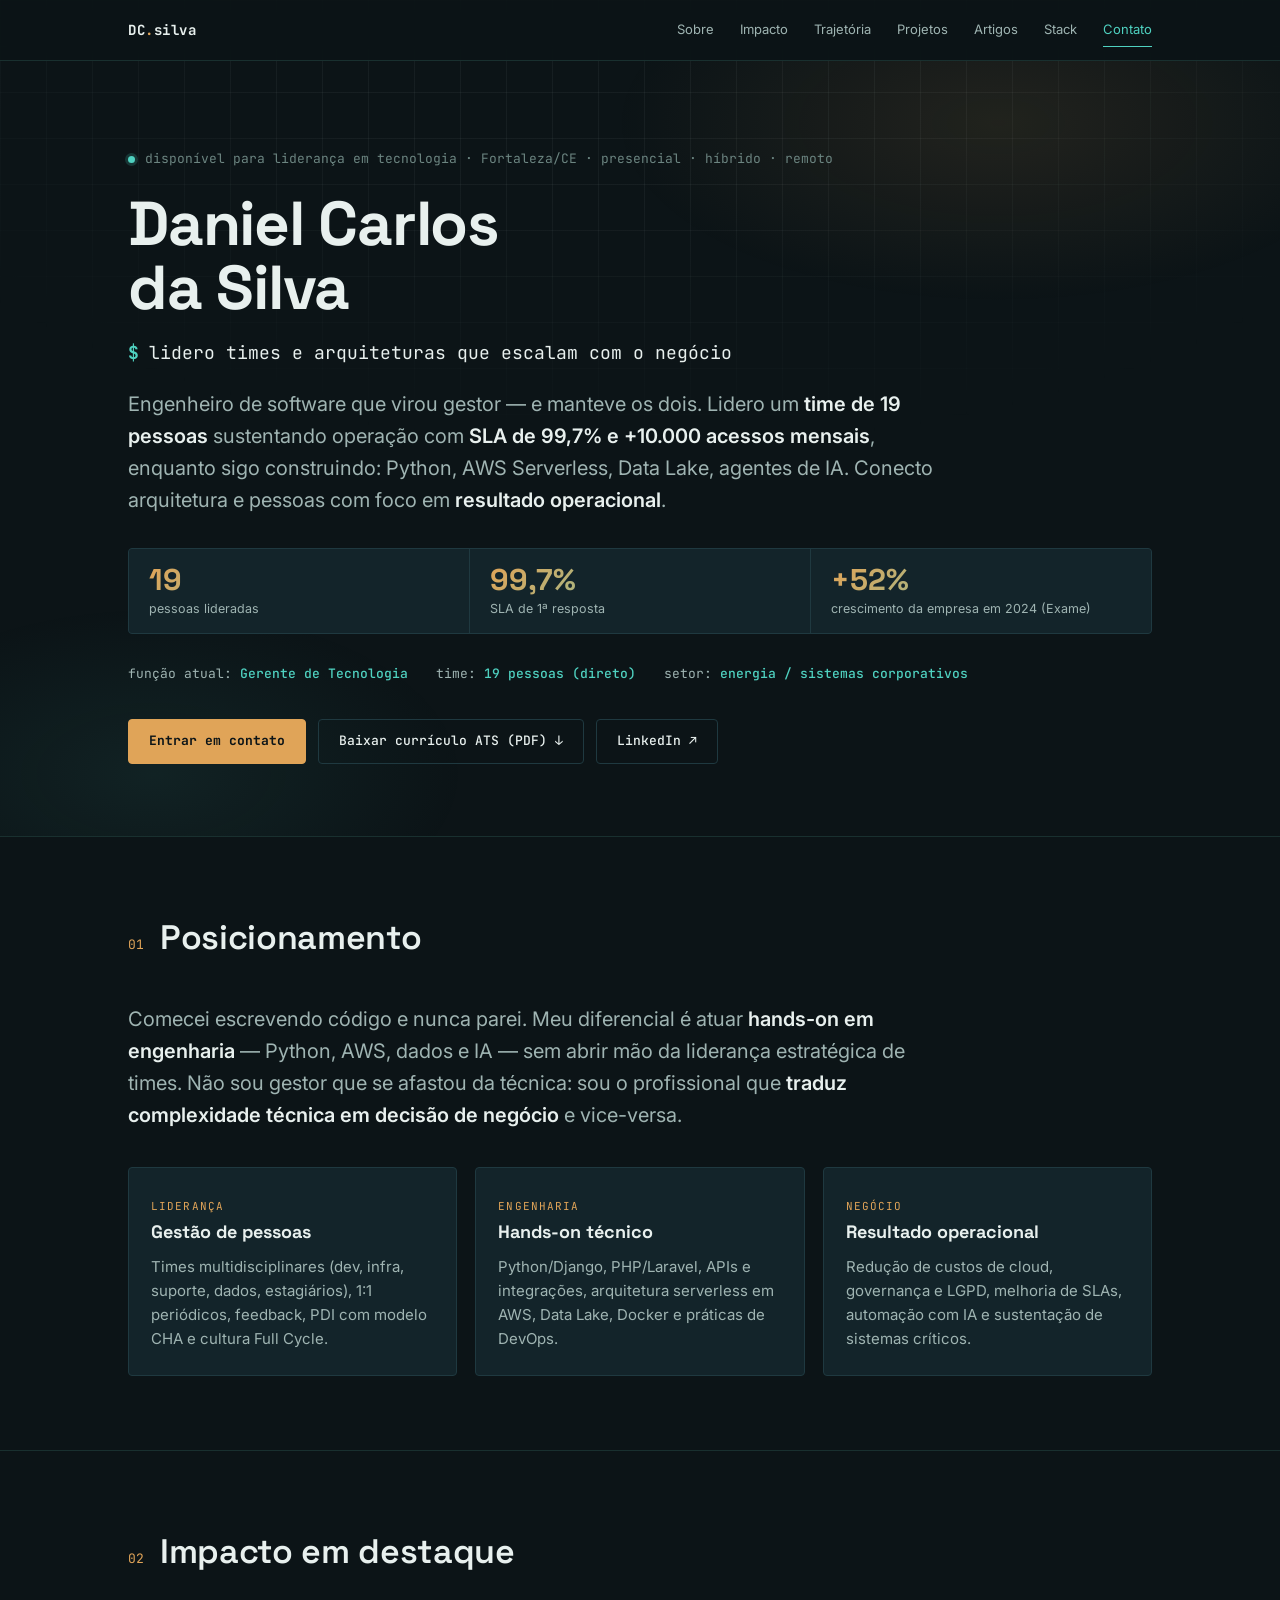
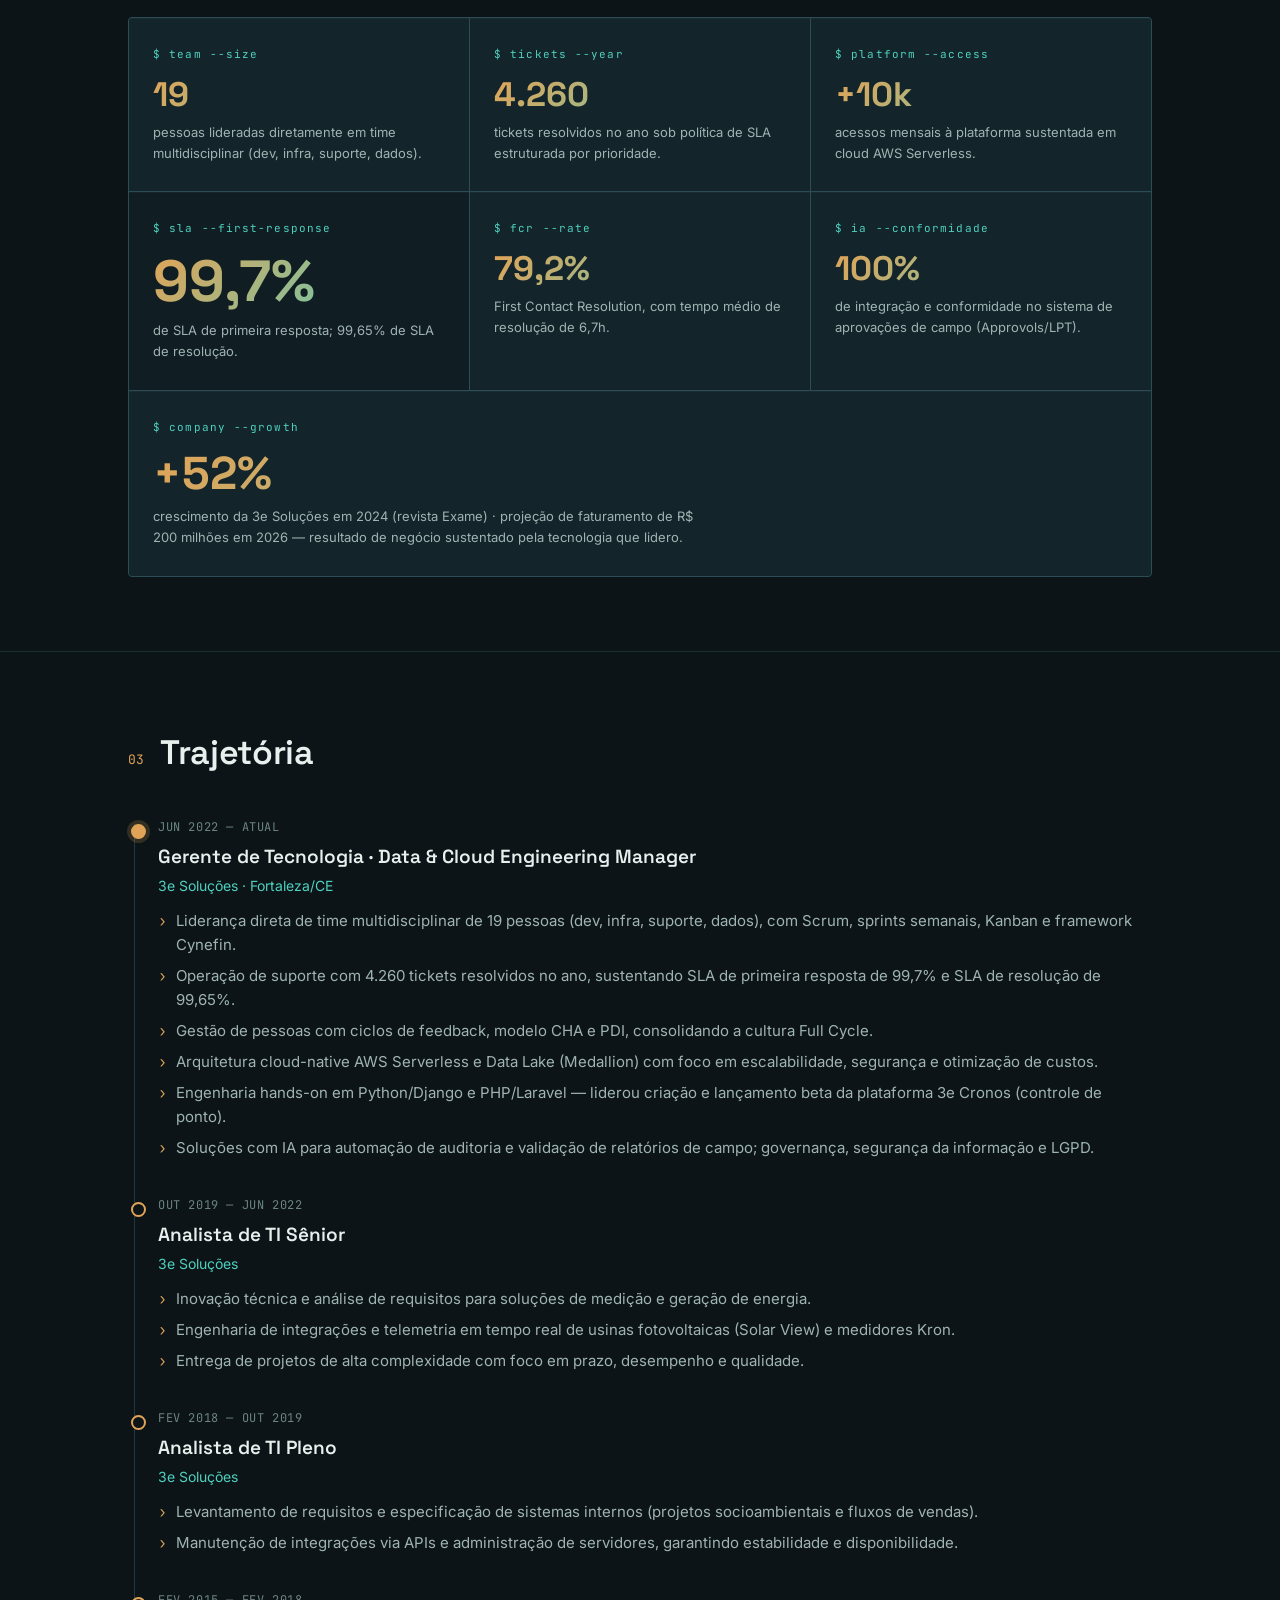
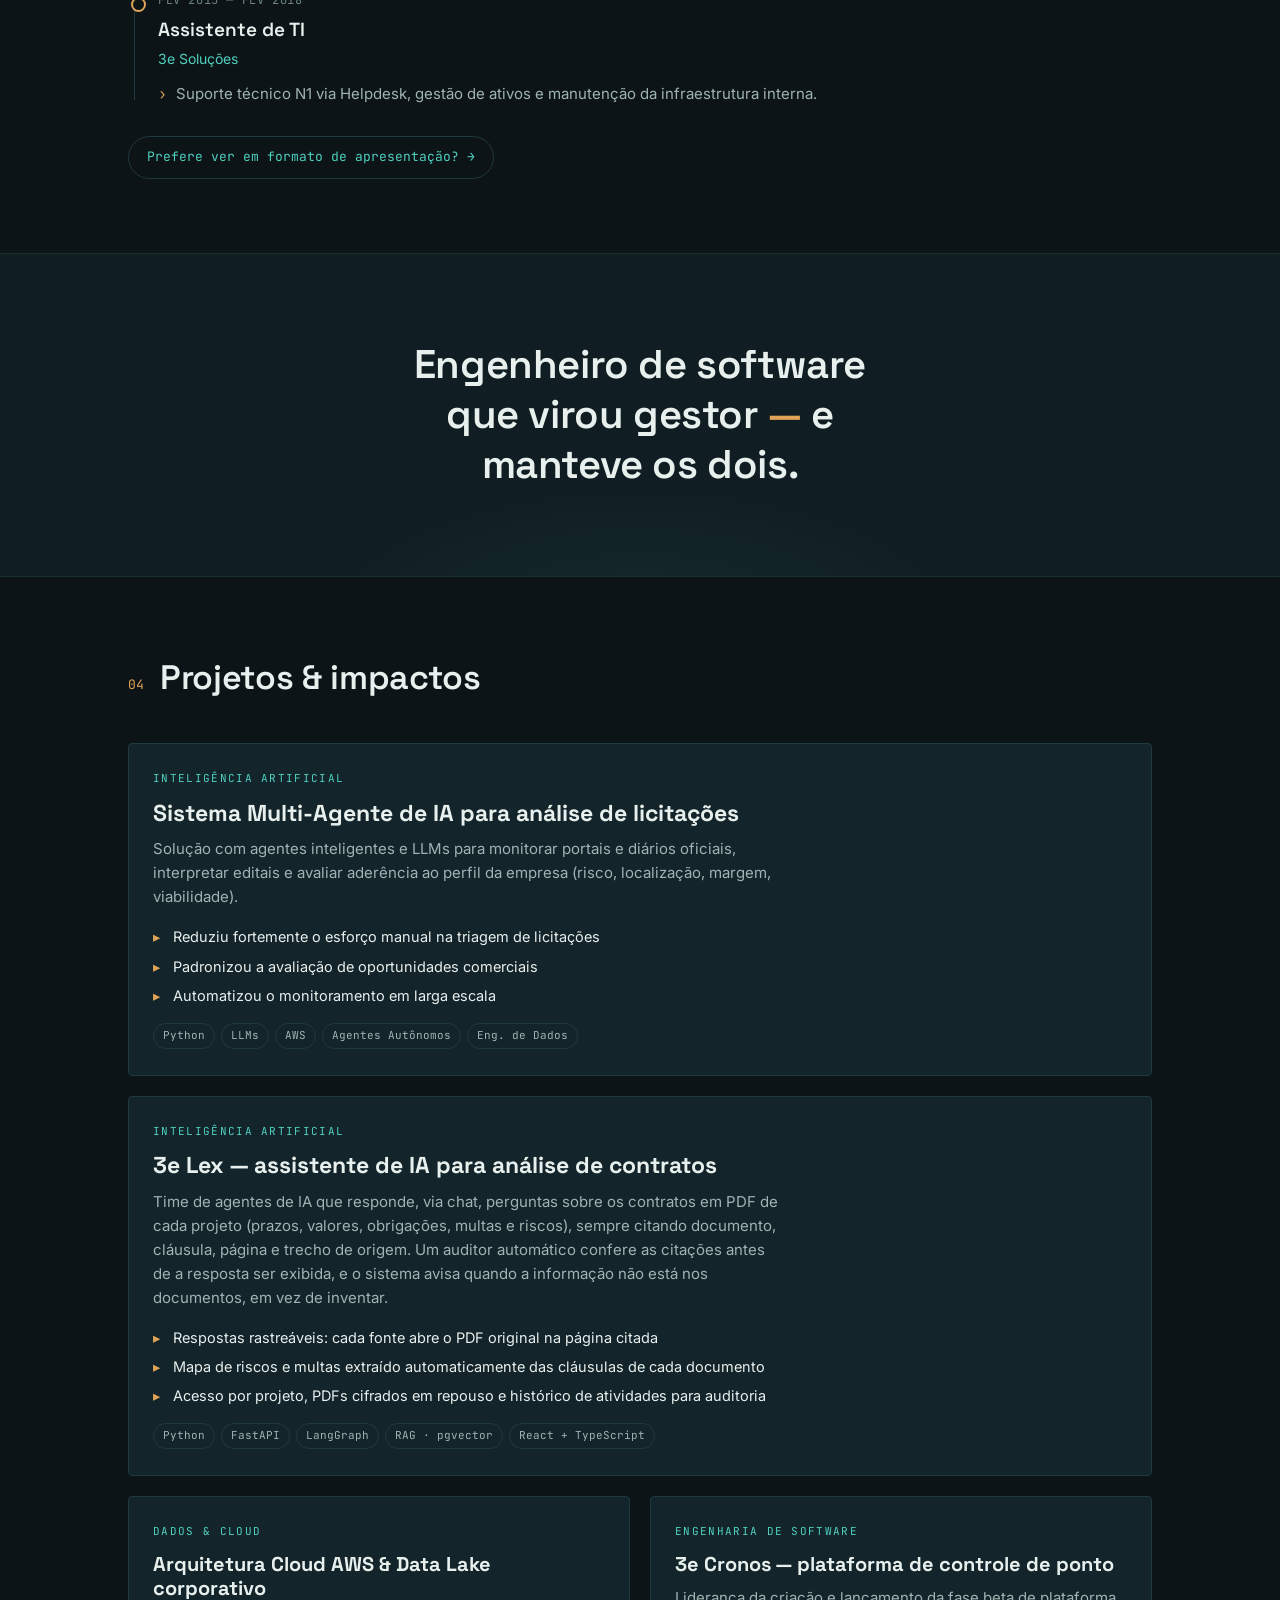
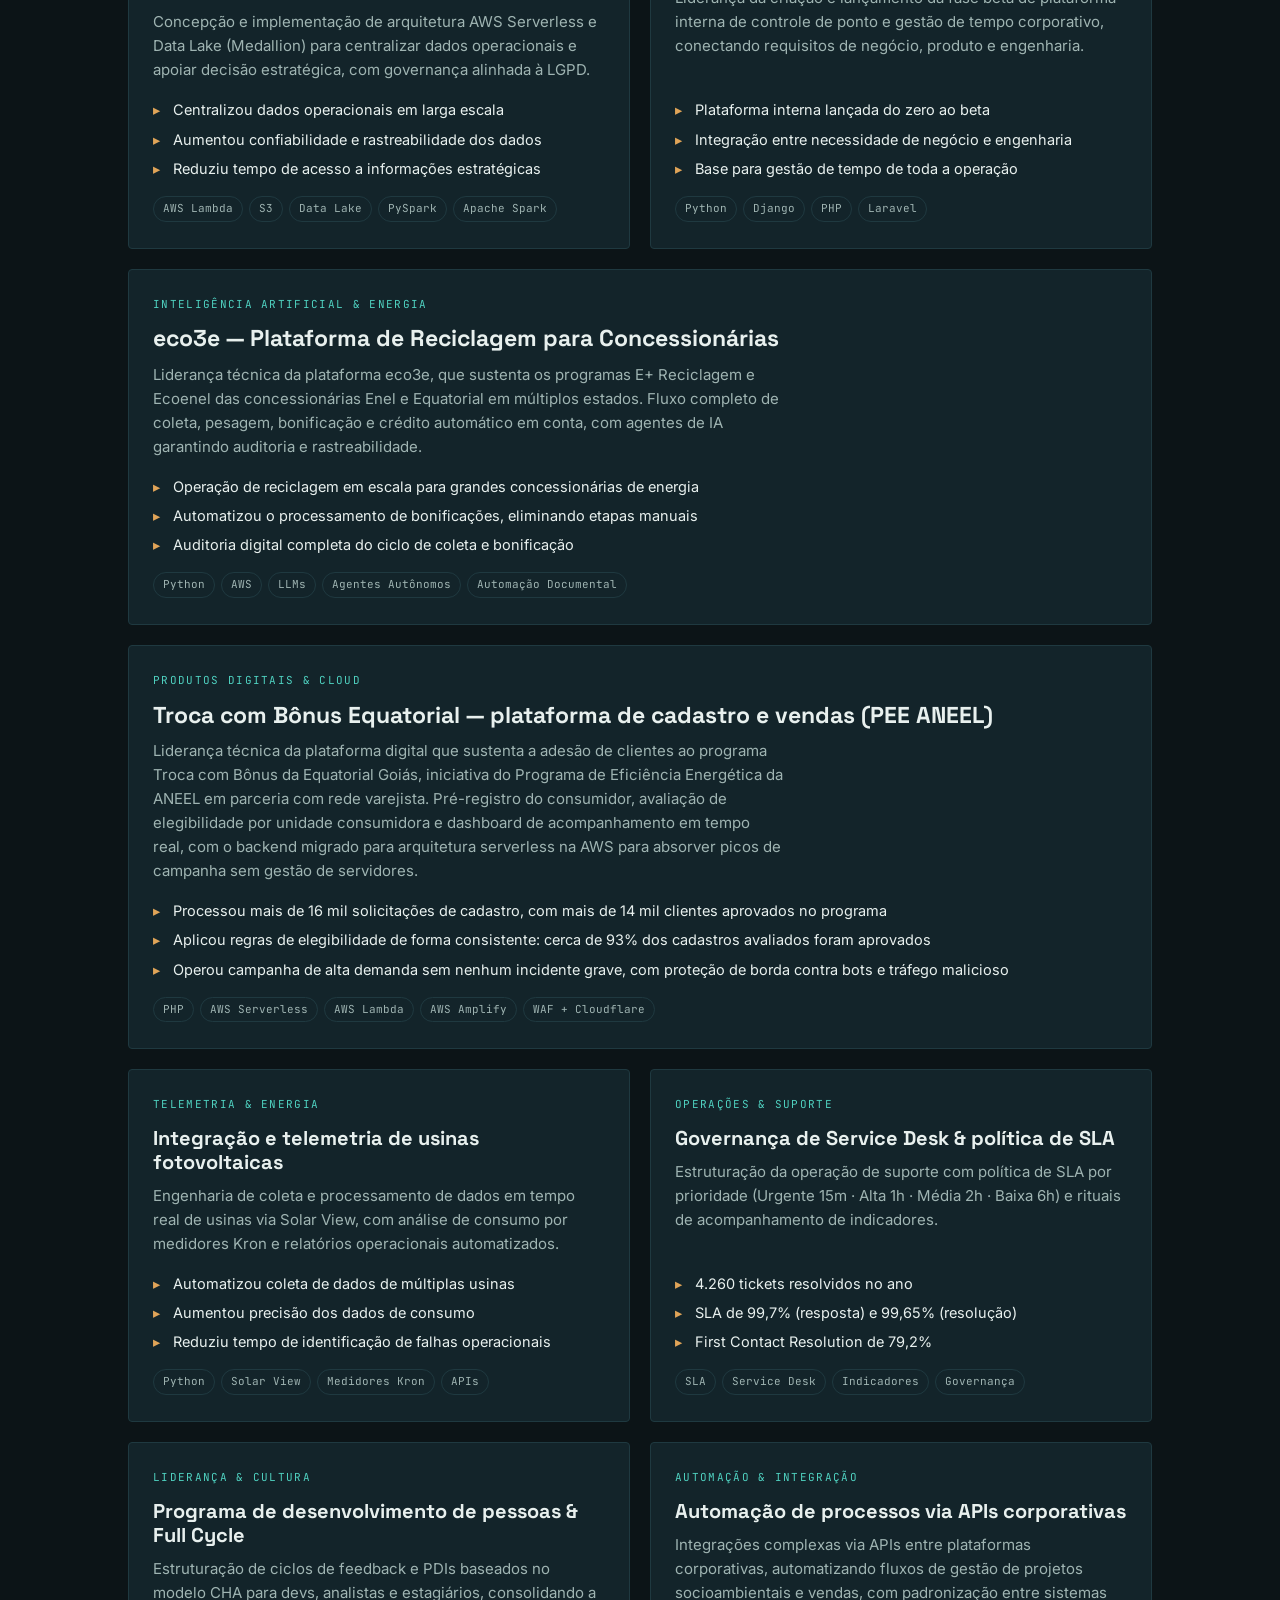
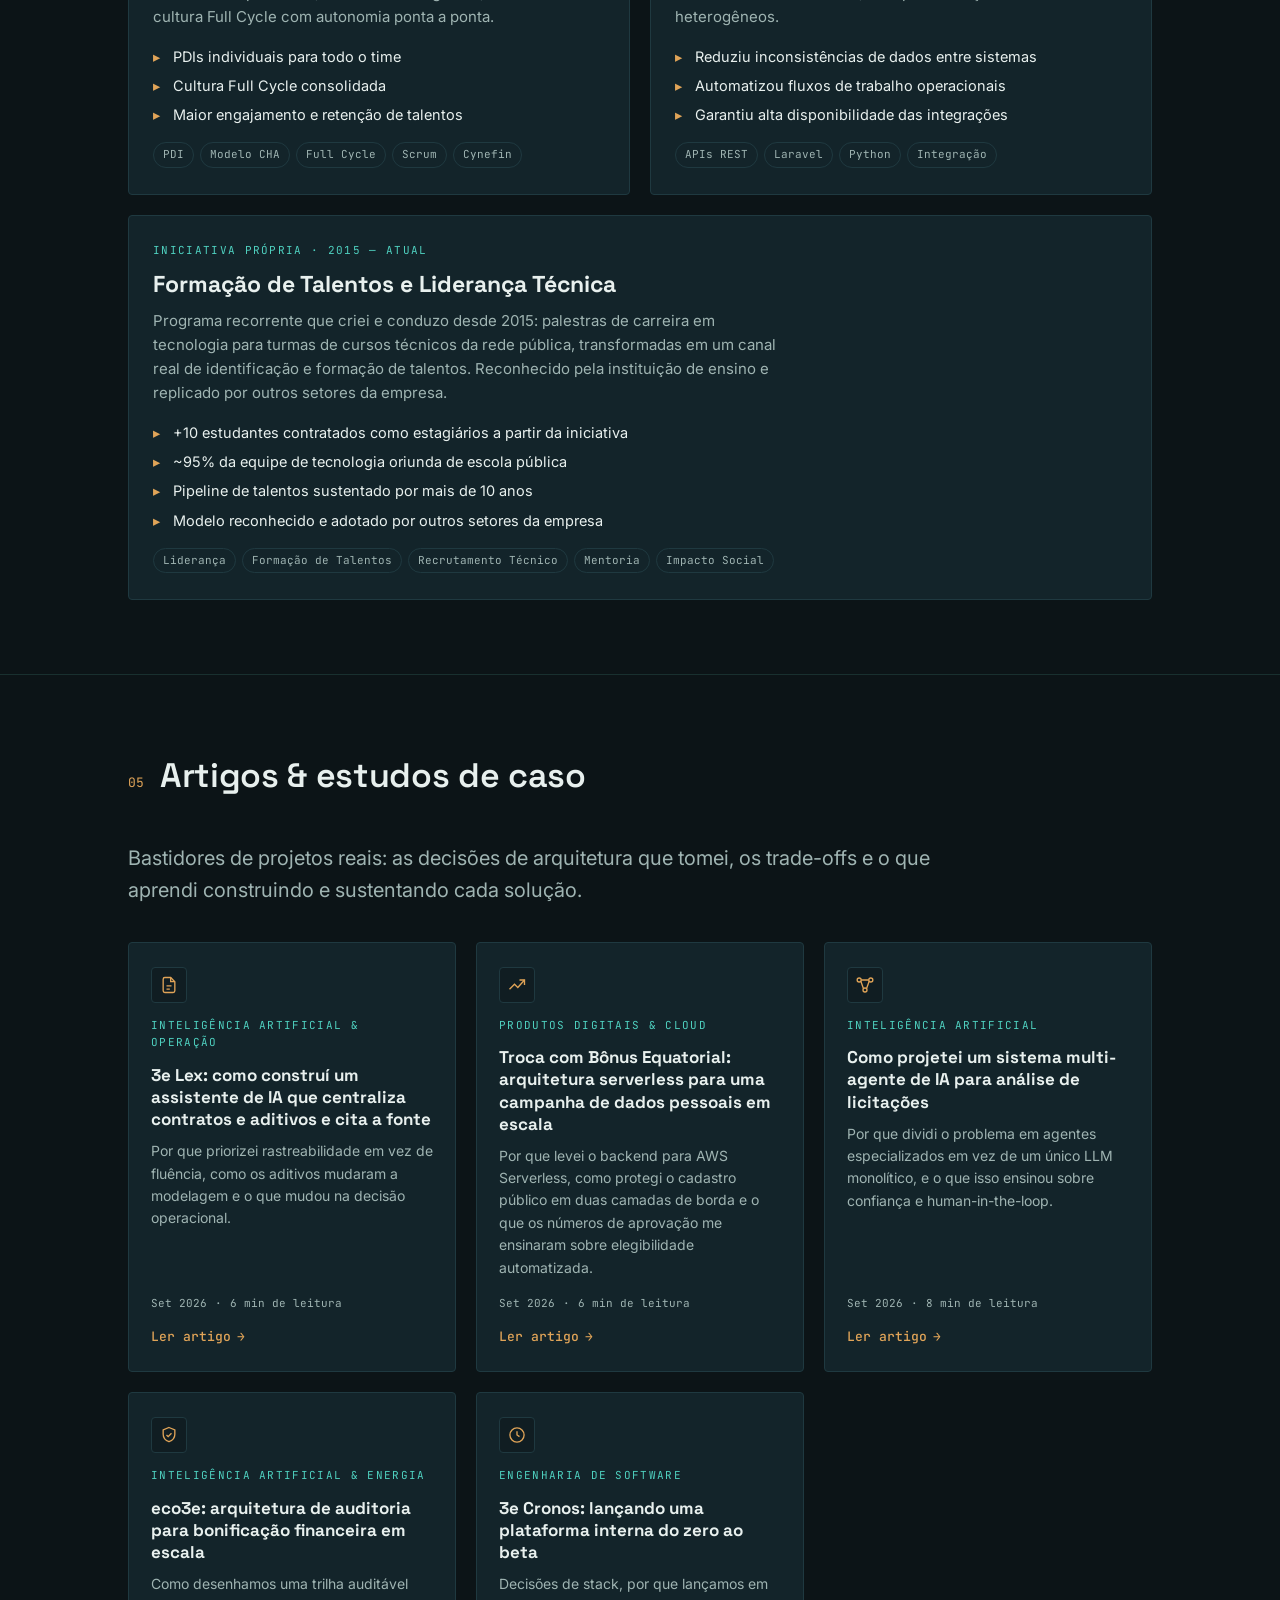
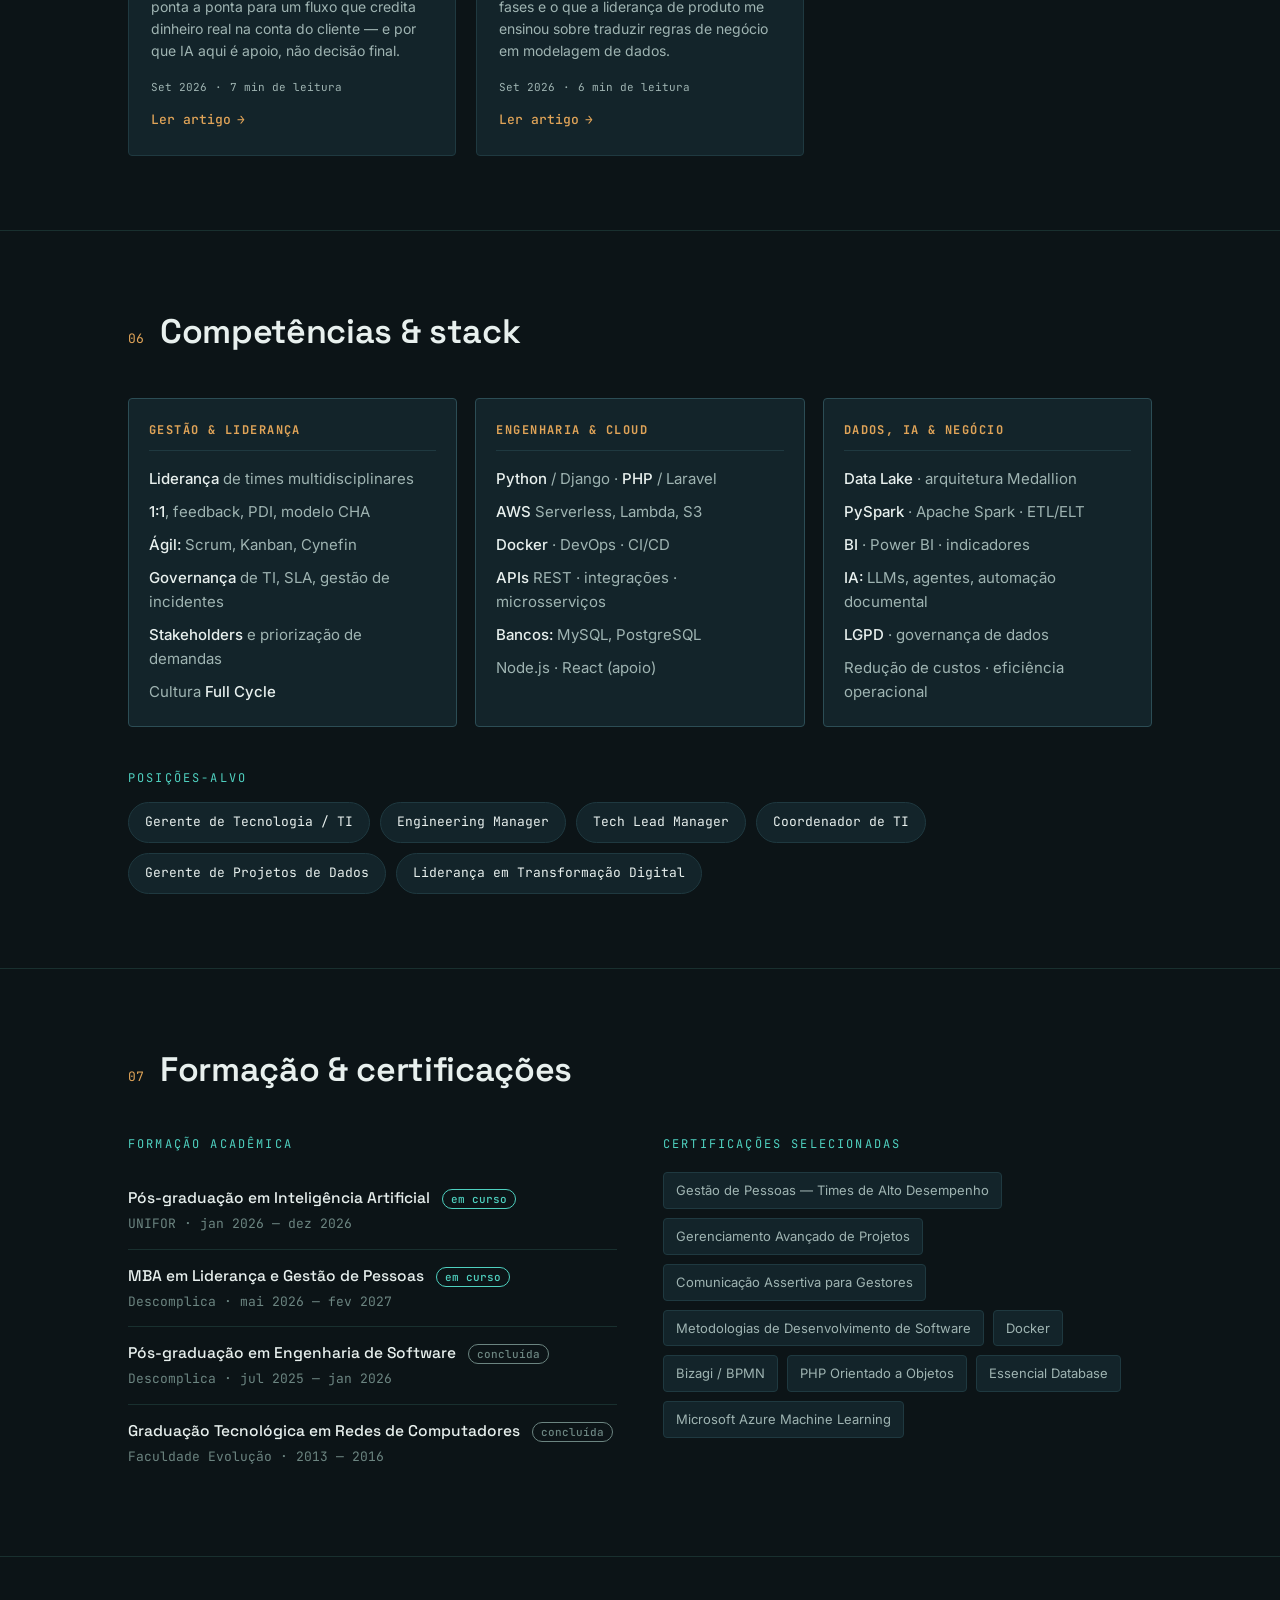
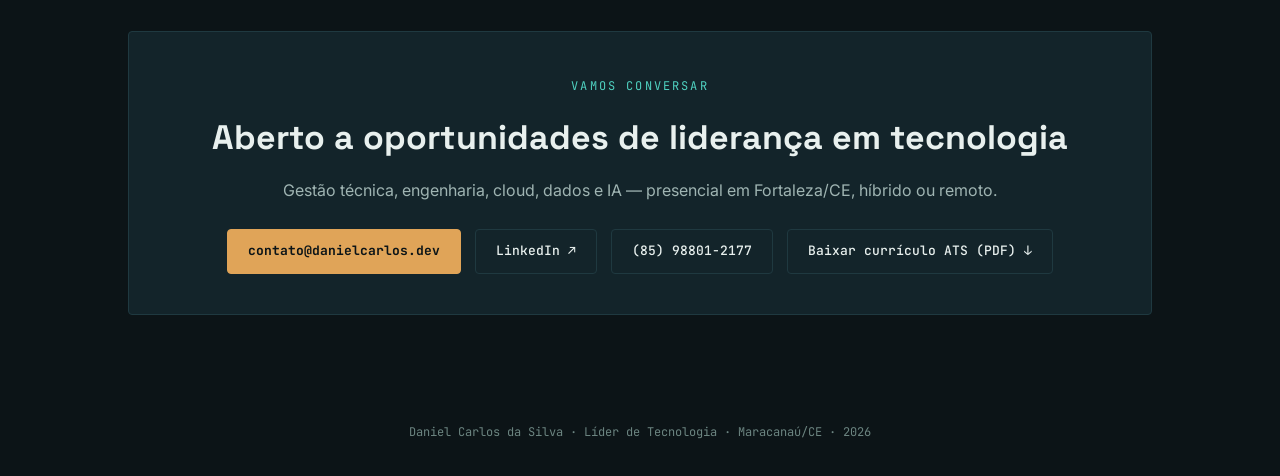
<file: index.html>
<!DOCTYPE html>
<html lang="pt-BR">
<head>
<meta charset="UTF-8">
<meta name="viewport" content="width=device-width, initial-scale=1.0">
<title>Daniel Carlos da Silva — Líder de Tecnologia | Engineering Manager</title>
<meta name="description" content="Daniel Carlos da Silva, Líder de Tecnologia com 11+ anos de experiência: liderança de times, engenharia Python/PHP, arquitetura AWS Serverless, Data Lake e IA aplicada a negócio. Fortaleza/CE.">
<meta name="theme-color" content="#0c1417">
<link rel="canonical" href="https://danielcarlos.dev/">
<meta property="og:type" content="profile">
<meta property="og:title" content="Daniel Carlos da Silva — Líder de Tecnologia">
<meta property="og:description" content="Líder de Tecnologia com 11+ anos de experiência: liderança de times, engenharia Python/PHP, arquitetura AWS Serverless, Data Lake e IA aplicada a negócio.">
<meta property="og:url" content="https://danielcarlos.dev/">
<meta property="og:locale" content="pt_BR">
<meta property="og:image" content="https://danielcarlos.dev/assets/og-image.png">
<meta property="og:image:width" content="1200">
<meta property="og:image:height" content="630">
<meta property="og:image:alt" content="Daniel Carlos da Silva — Líder de Tecnologia">
<meta name="twitter:card" content="summary_large_image">
<meta name="twitter:title" content="Daniel Carlos da Silva — Líder de Tecnologia">
<meta name="twitter:description" content="Líder de Tecnologia com 11+ anos de experiência: liderança, engenharia, cloud AWS, dados e IA.">
<meta name="twitter:image" content="https://danielcarlos.dev/assets/og-image.png">
<link rel="icon" href="assets/favicon.svg" type="image/svg+xml">
<link rel="icon" href="assets/favicon.ico" sizes="any">
<link rel="apple-touch-icon" href="assets/apple-touch-icon.png">
<link rel="preconnect" href="https://fonts.googleapis.com">
<link rel="preconnect" href="https://fonts.gstatic.com" crossorigin>
<link href="https://fonts.googleapis.com/css2?family=Space+Grotesk:wght@400;500;600;700&family=JetBrains+Mono:wght@400;500;700&family=Inter:wght@400;500;600&display=swap" rel="stylesheet">
<link rel="stylesheet" href="css/style.css?v=20260926">
<script type="application/ld+json">
{
  "@context": "https://schema.org",
  "@type": "Person",
  "name": "Daniel Carlos da Silva",
  "jobTitle": "Líder de Tecnologia",
  "description": "Líder de Tecnologia com 11+ anos de experiência em liderança de times, engenharia de software, cloud AWS, dados e inteligência artificial aplicada a negócio.",
  "url": "https://danielcarlos.dev/",
  "image": "https://danielcarlos.dev/assets/apple-touch-icon.png",
  "email": "mailto:contato@danielcarlos.dev",
  "telephone": "+5585988012177",
  "address": {
    "@type": "PostalAddress",
    "addressLocality": "Fortaleza",
    "addressRegion": "CE",
    "addressCountry": "BR"
  },
  "worksFor": {
    "@type": "Organization",
    "name": "3e Soluções"
  },
  "sameAs": [
    "https://www.linkedin.com/in/danielcdasilva"
  ]
}
</script>
</head>
<body>

<div class="bg-grid" aria-hidden="true"></div>
<div class="cursor-glow" id="cursorGlow" aria-hidden="true"></div>
<div class="scroll-progress"><span id="scrollBar"></span></div>

<nav>
  <div class="wrap">
    <div class="brand">DC<span>.</span>silva</div>
    <div class="navlinks" id="navlinks">
      <a href="#sobre" data-nav="sobre">Sobre</a>
      <a href="#impacto" data-nav="impacto">Impacto</a>
      <a href="#trajetoria" data-nav="trajetoria">Trajetória</a>
      <a href="#projetos" data-nav="projetos">Projetos</a>
      <a href="#artigos" data-nav="artigos">Artigos</a>
      <a href="#stack" data-nav="stack">Stack</a>
      <a href="#contato" data-nav="contato">Contato</a>
    </div>
    <button class="nav-toggle" id="navToggle" aria-label="Abrir menu" aria-expanded="false"><span></span></button>
  </div>
</nav>

<header>
  <div class="wrap hero-grid">
    <div>
      <div class="role-line"><span class="dot"></span> disponível para liderança em tecnologia · Fortaleza/CE · presencial · híbrido · remoto</div>
      <h1>Daniel Carlos<br>da Silva</h1>
      <div class="hero-command"><span class="prompt">$</span> lidero times e arquiteturas que escalam com o negócio</div>
      <p class="lede">Engenheiro de software que virou gestor — e manteve os dois. Lidero um <strong>time de 19 pessoas</strong> sustentando operação com <strong>SLA de 99,7% e +10.000 acessos mensais</strong>, enquanto sigo construindo: Python, AWS Serverless, Data Lake, agentes de IA. Conecto arquitetura e pessoas com foco em <strong>resultado operacional</strong>.</p>

      <div class="hero-stats">
        <div class="hero-stat"><span class="hero-stat-num">19</span><span class="hero-stat-lab">pessoas lideradas</span></div>
        <div class="hero-stat"><span class="hero-stat-num">99,7%</span><span class="hero-stat-lab">SLA de 1ª resposta</span></div>
        <div class="hero-stat"><span class="hero-stat-num">+52%</span><span class="hero-stat-lab">crescimento da empresa em 2024 (Exame)</span></div>
      </div>

      <div class="hero-meta">
        <span>função atual: <b>Gerente de Tecnologia</b></span>
        <span>time: <b>19 pessoas (direto)</b></span>
        <span>setor: <b>energia / sistemas corporativos</b></span>
      </div>
      <div class="cta-row">
        <a class="btn primary" href="#contato">Entrar em contato</a>
        <a class="btn" href="assets/curriculo-daniel-carlos-da-silva.pdf" download="curriculo-daniel-carlos-da-silva.pdf">Baixar currículo ATS (PDF) ↓</a>
        <a class="btn" href="https://www.linkedin.com/in/danielcdasilva" target="_blank" rel="noopener">LinkedIn ↗</a>
      </div>
    </div>
  </div>
</header>

<!-- SOBRE -->
<section id="sobre">
  <div class="wrap">
    <div class="sec-head"><span class="sec-no">01</span><h2>Posicionamento</h2></div>
    <p class="lede reveal" style="margin-bottom:36px">Comecei escrevendo código e nunca parei. Meu diferencial é atuar <strong>hands-on em engenharia</strong> — Python, AWS, dados e IA — sem abrir mão da liderança estratégica de times. Não sou gestor que se afastou da técnica: sou o profissional que <strong>traduz complexidade técnica em decisão de negócio</strong> e vice-versa.</p>
    <div class="focus-grid">
      <div class="focus reveal">
        <span class="tag">Liderança</span>
        <h3>Gestão de pessoas</h3>
        <p>Times multidisciplinares (dev, infra, suporte, dados, estagiários), 1:1 periódicos, feedback, PDI com modelo CHA e cultura Full Cycle.</p>
      </div>
      <div class="focus reveal">
        <span class="tag">Engenharia</span>
        <h3>Hands-on técnico</h3>
        <p>Python/Django, PHP/Laravel, APIs e integrações, arquitetura serverless em AWS, Data Lake, Docker e práticas de DevOps.</p>
      </div>
      <div class="focus reveal">
        <span class="tag">Negócio</span>
        <h3>Resultado operacional</h3>
        <p>Redução de custos de cloud, governança e LGPD, melhoria de SLAs, automação com IA e sustentação de sistemas críticos.</p>
      </div>
    </div>
  </div>
</section>

<!-- IMPACTO -->
<section id="impacto">
  <div class="wrap">
    <div class="sec-head"><span class="sec-no">02</span><h2>Impacto em destaque</h2></div>
    <div class="metrics reveal">
      <div class="metric">
        <span class="out">$ team --size</span>
        <div class="num">19</div>
        <div class="lab">pessoas lideradas diretamente em time multidisciplinar (dev, infra, suporte, dados).</div>
      </div>
      <div class="metric">
        <span class="out">$ tickets --year</span>
        <div class="num">4.260</div>
        <div class="lab">tickets resolvidos no ano sob política de SLA estruturada por prioridade.</div>
      </div>
      <div class="metric">
        <span class="out">$ platform --access</span>
        <div class="num">+10k</div>
        <div class="lab">acessos mensais à plataforma sustentada em cloud AWS Serverless.</div>
      </div>
      <div class="metric metric-anchor">
        <span class="out">$ sla --first-response</span>
        <div class="num">99,7%</div>
        <div class="lab">de SLA de primeira resposta; 99,65% de SLA de resolução.</div>
      </div>
      <div class="metric">
        <span class="out">$ fcr --rate</span>
        <div class="num">79,2%</div>
        <div class="lab">First Contact Resolution, com tempo médio de resolução de 6,7h.</div>
      </div>
      <div class="metric">
        <span class="out">$ ia --conformidade</span>
        <div class="num">100%</div>
        <div class="lab">de integração e conformidade no sistema de aprovações de campo (Approvols/LPT).</div>
      </div>
      <div class="metric metric-wide">
        <span class="out">$ company --growth</span>
        <div class="num">+52%</div>
        <div class="lab">crescimento da 3e Soluções em 2024 (revista Exame) · projeção de faturamento de R$ 200 milhões em 2026 — resultado de negócio sustentado pela tecnologia que lidero.</div>
      </div>
    </div>
  </div>
</section>

<!-- TRAJETORIA -->
<section id="trajetoria">
  <div class="wrap">
    <div class="sec-head"><span class="sec-no">03</span><h2>Trajetória</h2></div>
    <div class="tl">
      <div class="tl-item current reveal">
        <div class="tl-when">JUN 2022 — ATUAL</div>
        <div class="tl-role">Gerente de Tecnologia · Data &amp; Cloud Engineering Manager</div>
        <div class="tl-co">3e Soluções · Fortaleza/CE</div>
        <ul>
          <li>Liderança direta de time multidisciplinar de 19 pessoas (dev, infra, suporte, dados), com Scrum, sprints semanais, Kanban e framework Cynefin.</li>
          <li>Operação de suporte com 4.260 tickets resolvidos no ano, sustentando SLA de primeira resposta de 99,7% e SLA de resolução de 99,65%.</li>
          <li>Gestão de pessoas com ciclos de feedback, modelo CHA e PDI, consolidando a cultura Full Cycle.</li>
          <li>Arquitetura cloud-native AWS Serverless e Data Lake (Medallion) com foco em escalabilidade, segurança e otimização de custos.</li>
          <li>Engenharia hands-on em Python/Django e PHP/Laravel — liderou criação e lançamento beta da plataforma 3e Cronos (controle de ponto).</li>
          <li>Soluções com IA para automação de auditoria e validação de relatórios de campo; governança, segurança da informação e LGPD.</li>
        </ul>
      </div>
      <div class="tl-item reveal">
        <div class="tl-when">OUT 2019 — JUN 2022</div>
        <div class="tl-role">Analista de TI Sênior</div>
        <div class="tl-co">3e Soluções</div>
        <ul>
          <li>Inovação técnica e análise de requisitos para soluções de medição e geração de energia.</li>
          <li>Engenharia de integrações e telemetria em tempo real de usinas fotovoltaicas (Solar View) e medidores Kron.</li>
          <li>Entrega de projetos de alta complexidade com foco em prazo, desempenho e qualidade.</li>
        </ul>
      </div>
      <div class="tl-item reveal">
        <div class="tl-when">FEV 2018 — OUT 2019</div>
        <div class="tl-role">Analista de TI Pleno</div>
        <div class="tl-co">3e Soluções</div>
        <ul>
          <li>Levantamento de requisitos e especificação de sistemas internos (projetos socioambientais e fluxos de vendas).</li>
          <li>Manutenção de integrações via APIs e administração de servidores, garantindo estabilidade e disponibilidade.</li>
        </ul>
      </div>
      <div class="tl-item reveal">
        <div class="tl-when">FEV 2015 — FEV 2018</div>
        <div class="tl-role">Assistente de TI</div>
        <div class="tl-co">3e Soluções</div>
        <ul>
          <li>Suporte técnico N1 via Helpdesk, gestão de ativos e manutenção da infraestrutura interna.</li>
        </ul>
      </div>
    </div>
    <a class="deck-cta reveal" href="apresentacao.html">Prefere ver em formato de apresentação? <span aria-hidden="true">→</span></a>
  </div>
</section>

<!-- PULL-QUOTE (respiro visual) -->
<section class="pull-quote" aria-label="Posicionamento em destaque">
  <div class="wrap">
    <blockquote>Engenheiro de software que virou gestor <span>—</span> e manteve os dois.</blockquote>
  </div>
</section>

<!-- PROJETOS -->
<section id="projetos">
  <div class="wrap">
    <div class="sec-head"><span class="sec-no">04</span><h2>Projetos &amp; impactos</h2></div>
    <div class="proj-grid">

      <div class="proj proj-featured reveal">
        <span class="cat">Inteligência Artificial</span>
        <h3>Sistema Multi-Agente de IA para análise de licitações</h3>
        <p>Solução com agentes inteligentes e LLMs para monitorar portais e diários oficiais, interpretar editais e avaliar aderência ao perfil da empresa (risco, localização, margem, viabilidade).</p>
        <ul class="impacts">
          <li>Reduziu fortemente o esforço manual na triagem de licitações</li>
          <li>Padronizou a avaliação de oportunidades comerciais</li>
          <li>Automatizou o monitoramento em larga escala</li>
        </ul>
        <div class="stack">
          <span class="chip">Python</span><span class="chip">LLMs</span><span class="chip">AWS</span><span class="chip">Agentes Autônomos</span><span class="chip">Eng. de Dados</span>
        </div>
      </div>

      <div class="proj proj-featured reveal">
        <span class="cat">Inteligência Artificial</span>
        <h3>3e Lex — assistente de IA para análise de contratos</h3>
        <p>Time de agentes de IA que responde, via chat, perguntas sobre os contratos em PDF de cada projeto (prazos, valores, obrigações, multas e riscos), sempre citando documento, cláusula, página e trecho de origem. Um auditor automático confere as citações antes de a resposta ser exibida, e o sistema avisa quando a informação não está nos documentos, em vez de inventar.</p>
        <ul class="impacts">
          <li>Respostas rastreáveis: cada fonte abre o PDF original na página citada</li>
          <li>Mapa de riscos e multas extraído automaticamente das cláusulas de cada documento</li>
          <li>Acesso por projeto, PDFs cifrados em repouso e histórico de atividades para auditoria</li>
        </ul>
        <div class="stack">
          <span class="chip">Python</span><span class="chip">FastAPI</span><span class="chip">LangGraph</span><span class="chip">RAG · pgvector</span><span class="chip">React + TypeScript</span>
        </div>
      </div>

      <div class="proj reveal">
        <span class="cat">Dados &amp; Cloud</span>
        <h3>Arquitetura Cloud AWS &amp; Data Lake corporativo</h3>
        <p>Concepção e implementação de arquitetura AWS Serverless e Data Lake (Medallion) para centralizar dados operacionais e apoiar decisão estratégica, com governança alinhada à LGPD.</p>
        <ul class="impacts">
          <li>Centralizou dados operacionais em larga escala</li>
          <li>Aumentou confiabilidade e rastreabilidade dos dados</li>
          <li>Reduziu tempo de acesso a informações estratégicas</li>
        </ul>
        <div class="stack">
          <span class="chip">AWS Lambda</span><span class="chip">S3</span><span class="chip">Data Lake</span><span class="chip">PySpark</span><span class="chip">Apache Spark</span>
        </div>
      </div>

      <div class="proj reveal">
        <span class="cat">Engenharia de Software</span>
        <h3>3e Cronos — plataforma de controle de ponto</h3>
        <p>Liderança da criação e lançamento da fase beta de plataforma interna de controle de ponto e gestão de tempo corporativo, conectando requisitos de negócio, produto e engenharia.</p>
        <ul class="impacts">
          <li>Plataforma interna lançada do zero ao beta</li>
          <li>Integração entre necessidade de negócio e engenharia</li>
          <li>Base para gestão de tempo de toda a operação</li>
        </ul>
        <div class="stack">
          <span class="chip">Python</span><span class="chip">Django</span><span class="chip">PHP</span><span class="chip">Laravel</span>
        </div>
      </div>

      <div class="proj proj-featured reveal">
        <span class="cat">Inteligência Artificial &amp; Energia</span>
        <h3>eco3e — Plataforma de Reciclagem para Concessionárias</h3>
        <p>Liderança técnica da plataforma eco3e, que sustenta os programas E+ Reciclagem e Ecoenel das concessionárias Enel e Equatorial em múltiplos estados. Fluxo completo de coleta, pesagem, bonificação e crédito automático em conta, com agentes de IA garantindo auditoria e rastreabilidade.</p>
        <ul class="impacts">
          <li>Operação de reciclagem em escala para grandes concessionárias de energia</li>
          <li>Automatizou o processamento de bonificações, eliminando etapas manuais</li>
          <li>Auditoria digital completa do ciclo de coleta e bonificação</li>
        </ul>
        <div class="stack">
          <span class="chip">Python</span><span class="chip">AWS</span><span class="chip">LLMs</span><span class="chip">Agentes Autônomos</span><span class="chip">Automação Documental</span>
        </div>
      </div>

      <div class="proj proj-featured reveal">
        <span class="cat">Produtos Digitais &amp; Cloud</span>
        <h3>Troca com Bônus Equatorial — plataforma de cadastro e vendas (PEE ANEEL)</h3>
        <p>Liderança técnica da plataforma digital que sustenta a adesão de clientes ao programa Troca com Bônus da Equatorial Goiás, iniciativa do Programa de Eficiência Energética da ANEEL em parceria com rede varejista. Pré-registro do consumidor, avaliação de elegibilidade por unidade consumidora e dashboard de acompanhamento em tempo real, com o backend migrado para arquitetura serverless na AWS para absorver picos de campanha sem gestão de servidores.</p>
        <ul class="impacts">
          <li>Processou mais de 16 mil solicitações de cadastro, com mais de 14 mil clientes aprovados no programa</li>
          <li>Aplicou regras de elegibilidade de forma consistente: cerca de 93% dos cadastros avaliados foram aprovados</li>
          <li>Operou campanha de alta demanda sem nenhum incidente grave, com proteção de borda contra bots e tráfego malicioso</li>
        </ul>
        <div class="stack">
          <span class="chip">PHP</span><span class="chip">AWS Serverless</span><span class="chip">AWS Lambda</span><span class="chip">AWS Amplify</span><span class="chip">WAF + Cloudflare</span>
        </div>
      </div>

      <div class="proj reveal">
        <span class="cat">Telemetria &amp; Energia</span>
        <h3>Integração e telemetria de usinas fotovoltaicas</h3>
        <p>Engenharia de coleta e processamento de dados em tempo real de usinas via Solar View, com análise de consumo por medidores Kron e relatórios operacionais automatizados.</p>
        <ul class="impacts">
          <li>Automatizou coleta de dados de múltiplas usinas</li>
          <li>Aumentou precisão dos dados de consumo</li>
          <li>Reduziu tempo de identificação de falhas operacionais</li>
        </ul>
        <div class="stack">
          <span class="chip">Python</span><span class="chip">Solar View</span><span class="chip">Medidores Kron</span><span class="chip">APIs</span>
        </div>
      </div>

      <div class="proj reveal">
        <span class="cat">Operações &amp; Suporte</span>
        <h3>Governança de Service Desk &amp; política de SLA</h3>
        <p>Estruturação da operação de suporte com política de SLA por prioridade (Urgente 15m · Alta 1h · Média 2h · Baixa 6h) e rituais de acompanhamento de indicadores.</p>
        <ul class="impacts">
          <li>4.260 tickets resolvidos no ano</li>
          <li>SLA de 99,7% (resposta) e 99,65% (resolução)</li>
          <li>First Contact Resolution de 79,2%</li>
        </ul>
        <div class="stack">
          <span class="chip">SLA</span><span class="chip">Service Desk</span><span class="chip">Indicadores</span><span class="chip">Governança</span>
        </div>
      </div>

      <div class="proj reveal">
        <span class="cat">Liderança &amp; Cultura</span>
        <h3>Programa de desenvolvimento de pessoas &amp; Full Cycle</h3>
        <p>Estruturação de ciclos de feedback e PDIs baseados no modelo CHA para devs, analistas e estagiários, consolidando a cultura Full Cycle com autonomia ponta a ponta.</p>
        <ul class="impacts">
          <li>PDIs individuais para todo o time</li>
          <li>Cultura Full Cycle consolidada</li>
          <li>Maior engajamento e retenção de talentos</li>
        </ul>
        <div class="stack">
          <span class="chip">PDI</span><span class="chip">Modelo CHA</span><span class="chip">Full Cycle</span><span class="chip">Scrum</span><span class="chip">Cynefin</span>
        </div>
      </div>

      <div class="proj reveal">
        <span class="cat">Automação &amp; Integração</span>
        <h3>Automação de processos via APIs corporativas</h3>
        <p>Integrações complexas via APIs entre plataformas corporativas, automatizando fluxos de gestão de projetos socioambientais e vendas, com padronização entre sistemas heterogêneos.</p>
        <ul class="impacts">
          <li>Reduziu inconsistências de dados entre sistemas</li>
          <li>Automatizou fluxos de trabalho operacionais</li>
          <li>Garantiu alta disponibilidade das integrações</li>
        </ul>
        <div class="stack">
          <span class="chip">APIs REST</span><span class="chip">Laravel</span><span class="chip">Python</span><span class="chip">Integração</span>
        </div>
      </div>

      <div class="proj proj-featured reveal">
        <span class="cat">Iniciativa própria · 2015 — atual</span>
        <h3>Formação de Talentos e Liderança Técnica</h3>
        <p>Programa recorrente que criei e conduzo desde 2015: palestras de carreira em tecnologia para turmas de cursos técnicos da rede pública, transformadas em um canal real de identificação e formação de talentos. Reconhecido pela instituição de ensino e replicado por outros setores da empresa.</p>
        <ul class="impacts">
          <li>+10 estudantes contratados como estagiários a partir da iniciativa</li>
          <li>~95% da equipe de tecnologia oriunda de escola pública</li>
          <li>Pipeline de talentos sustentado por mais de 10 anos</li>
          <li>Modelo reconhecido e adotado por outros setores da empresa</li>
        </ul>
        <div class="stack">
          <span class="chip">Liderança</span><span class="chip">Formação de Talentos</span><span class="chip">Recrutamento Técnico</span><span class="chip">Mentoria</span><span class="chip">Impacto Social</span>
        </div>
      </div>

    </div>
  </div>
</section>

<!-- ARTIGOS -->
<section id="artigos">
  <div class="wrap">
    <div class="sec-head"><span class="sec-no">05</span><h2>Artigos &amp; estudos de caso</h2></div>
    <p class="lede reveal" style="margin-bottom:36px">Bastidores de projetos reais: as decisões de arquitetura que tomei, os trade-offs e o que aprendi construindo e sustentando cada solução.</p>
    <div class="article-grid">

      <a class="article-card reveal" href="artigos/3e-lex-analise-contratos-ia.html">
        <span class="article-icon" aria-hidden="true">
          <svg width="20" height="20" viewBox="0 0 24 24" fill="none" stroke="currentColor" stroke-width="1.6"><path d="M14 3H7a2 2 0 0 0-2 2v14a2 2 0 0 0 2 2h10a2 2 0 0 0 2-2V8z"/><path d="M14 3v5h5"/><path d="M9 13h6M9 17h4"/></svg>
        </span>
        <span class="cat">Inteligência Artificial &amp; Operação</span>
        <h3>3e Lex: como construí um assistente de IA que centraliza contratos e aditivos e cita a fonte</h3>
        <p>Por que priorizei rastreabilidade em vez de fluência, como os aditivos mudaram a modelagem e o que mudou na decisão operacional.</p>
        <div class="article-meta">
          <span>Set 2026</span><span>·</span><span>6 min de leitura</span>
        </div>
        <span class="read-more">Ler artigo <span aria-hidden="true">→</span></span>
      </a>

      <a class="article-card reveal" href="artigos/troca-bonus-equatorial-go.html">
        <span class="article-icon" aria-hidden="true">
          <svg width="20" height="20" viewBox="0 0 24 24" fill="none" stroke="currentColor" stroke-width="1.6"><path d="M3 17l6-6 4 4 8-9"/><path d="M15 6h6v6"/></svg>
        </span>
        <span class="cat">Produtos Digitais &amp; Cloud</span>
        <h3>Troca com Bônus Equatorial: arquitetura serverless para uma campanha de dados pessoais em escala</h3>
        <p>Por que levei o backend para AWS Serverless, como protegi o cadastro público em duas camadas de borda e o que os números de aprovação me ensinaram sobre elegibilidade automatizada.</p>
        <div class="article-meta">
          <span>Set 2026</span><span>·</span><span>6 min de leitura</span>
        </div>
        <span class="read-more">Ler artigo <span aria-hidden="true">→</span></span>
      </a>

      <a class="article-card reveal" href="artigos/sistema-multiagente-licitacoes.html">
        <span class="article-icon" aria-hidden="true">
          <svg width="20" height="20" viewBox="0 0 24 24" fill="none" stroke="currentColor" stroke-width="1.6"><circle cx="5" cy="6" r="2.4"/><circle cx="19" cy="6" r="2.4"/><circle cx="12" cy="18" r="2.4"/><path d="M7 7.4 10 16M17 7.4 14 16M7.4 6h9.2"/></svg>
        </span>
        <span class="cat">Inteligência Artificial</span>
        <h3>Como projetei um sistema multi-agente de IA para análise de licitações</h3>
        <p>Por que dividi o problema em agentes especializados em vez de um único LLM monolítico, e o que isso ensinou sobre confiança e human-in-the-loop.</p>
        <div class="article-meta">
          <span>Set 2026</span><span>·</span><span>8 min de leitura</span>
        </div>
        <span class="read-more">Ler artigo <span aria-hidden="true">→</span></span>
      </a>

      <a class="article-card reveal" href="artigos/eco3e-plataforma-reciclagem.html">
        <span class="article-icon" aria-hidden="true">
          <svg width="20" height="20" viewBox="0 0 24 24" fill="none" stroke="currentColor" stroke-width="1.6"><path d="M12 3l7 3v5c0 4.5-3 7.5-7 9-4-1.5-7-4.5-7-9V6l7-3z"/><path d="M9 12l2 2 4-4"/></svg>
        </span>
        <span class="cat">Inteligência Artificial &amp; Energia</span>
        <h3>eco3e: arquitetura de auditoria para bonificação financeira em escala</h3>
        <p>Como desenhamos uma trilha auditável ponta a ponta para um fluxo que credita dinheiro real na conta do cliente — e por que IA aqui é apoio, não decisão final.</p>
        <div class="article-meta">
          <span>Set 2026</span><span>·</span><span>7 min de leitura</span>
        </div>
        <span class="read-more">Ler artigo <span aria-hidden="true">→</span></span>
      </a>

      <a class="article-card reveal" href="artigos/3e-cronos-controle-ponto.html">
        <span class="article-icon" aria-hidden="true">
          <svg width="20" height="20" viewBox="0 0 24 24" fill="none" stroke="currentColor" stroke-width="1.6"><circle cx="12" cy="12" r="8.5"/><path d="M12 7.5V12l3 2"/></svg>
        </span>
        <span class="cat">Engenharia de Software</span>
        <h3>3e Cronos: lançando uma plataforma interna do zero ao beta</h3>
        <p>Decisões de stack, por que lançamos em fases e o que a liderança de produto me ensinou sobre traduzir regras de negócio em modelagem de dados.</p>
        <div class="article-meta">
          <span>Set 2026</span><span>·</span><span>6 min de leitura</span>
        </div>
        <span class="read-more">Ler artigo <span aria-hidden="true">→</span></span>
      </a>

    </div>
  </div>
</section>

<!-- STACK -->
<section id="stack">
  <div class="wrap">
    <div class="sec-head"><span class="sec-no">06</span><h2>Competências &amp; stack</h2></div>
    <div class="skill-cols">
      <div class="skill-col reveal">
        <h4>Gestão &amp; liderança</h4>
        <ul>
          <li><b>Liderança</b> de times multidisciplinares</li>
          <li><b>1:1</b>, feedback, PDI, modelo CHA</li>
          <li><b>Ágil:</b> Scrum, Kanban, Cynefin</li>
          <li><b>Governança</b> de TI, SLA, gestão de incidentes</li>
          <li><b>Stakeholders</b> e priorização de demandas</li>
          <li>Cultura <b>Full Cycle</b></li>
        </ul>
      </div>
      <div class="skill-col reveal">
        <h4>Engenharia &amp; cloud</h4>
        <ul>
          <li><b>Python</b> / Django · <b>PHP</b> / Laravel</li>
          <li><b>AWS</b> Serverless, Lambda, S3</li>
          <li><b>Docker</b> · DevOps · CI/CD</li>
          <li><b>APIs</b> REST · integrações · microsserviços</li>
          <li><b>Bancos:</b> MySQL, PostgreSQL</li>
          <li>Node.js · React (apoio)</li>
        </ul>
      </div>
      <div class="skill-col reveal">
        <h4>Dados, IA &amp; negócio</h4>
        <ul>
          <li><b>Data Lake</b> · arquitetura Medallion</li>
          <li><b>PySpark</b> · Apache Spark · ETL/ELT</li>
          <li><b>BI</b> · Power BI · indicadores</li>
          <li><b>IA:</b> LLMs, agentes, automação documental</li>
          <li><b>LGPD</b> · governança de dados</li>
          <li>Redução de custos · eficiência operacional</li>
        </ul>
      </div>
    </div>

    <div style="margin-top:42px">
      <p class="eyebrow" style="margin-bottom:14px">Posições-alvo</p>
      <div class="roles-strip">
        <span class="role-pill">Gerente de Tecnologia / TI</span>
        <span class="role-pill">Engineering Manager</span>
        <span class="role-pill">Tech Lead Manager</span>
        <span class="role-pill">Coordenador de TI</span>
        <span class="role-pill">Gerente de Projetos de Dados</span>
        <span class="role-pill">Liderança em Transformação Digital</span>
      </div>
    </div>
  </div>
</section>

<!-- FORMACAO -->
<section id="formacao">
  <div class="wrap">
    <div class="sec-head"><span class="sec-no">07</span><h2>Formação &amp; certificações</h2></div>
    <div class="two-col">
      <div class="reveal">
        <p class="eyebrow" style="margin-bottom:18px">Formação acadêmica</p>
        <div class="edu-item">
          <div class="deg">Pós-graduação em Inteligência Artificial <span class="st">em curso</span></div>
          <div class="meta">UNIFOR · jan 2026 — dez 2026</div>
        </div>
        <div class="edu-item">
          <div class="deg">MBA em Liderança e Gestão de Pessoas <span class="st">em curso</span></div>
          <div class="meta">Descomplica · mai 2026 — fev 2027</div>
        </div>
        <div class="edu-item">
          <div class="deg">Pós-graduação em Engenharia de Software <span class="st done">concluída</span></div>
          <div class="meta">Descomplica · jul 2025 — jan 2026</div>
        </div>
        <div class="edu-item">
          <div class="deg">Graduação Tecnológica em Redes de Computadores <span class="st done">concluída</span></div>
          <div class="meta">Faculdade Evolução · 2013 — 2016</div>
        </div>
      </div>
      <div class="reveal">
        <p class="eyebrow" style="margin-bottom:18px">Certificações selecionadas</p>
        <div class="cert-list">
          <span class="cert">Gestão de Pessoas — Times de Alto Desempenho</span>
          <span class="cert">Gerenciamento Avançado de Projetos</span>
          <span class="cert">Comunicação Assertiva para Gestores</span>
          <span class="cert">Metodologias de Desenvolvimento de Software</span>
          <span class="cert">Docker</span>
          <span class="cert">Bizagi / BPMN</span>
          <span class="cert">PHP Orientado a Objetos</span>
          <span class="cert">Essencial Database</span>
          <span class="cert">Microsoft Azure Machine Learning</span>
        </div>
      </div>
    </div>
  </div>
</section>

<!-- CONTATO -->
<section id="contato" style="border-bottom:none">
  <div class="wrap">
    <div class="contact-box reveal">
      <span class="eyebrow">vamos conversar</span>
      <h2 style="margin-top:14px">Aberto a oportunidades de liderança em tecnologia</h2>
      <p>Gestão técnica, engenharia, cloud, dados e IA — presencial em Fortaleza/CE, híbrido ou remoto.</p>
      <div class="contact-links">
        <a class="btn primary" href="mailto:contato@danielcarlos.dev">contato@danielcarlos.dev</a>
        <a class="btn" href="https://www.linkedin.com/in/danielcdasilva" target="_blank" rel="noopener">LinkedIn ↗</a>
        <a class="btn" href="https://wa.me/5585988012177?text=Ol%C3%A1%20Daniel%2C%20vi%20seu%20portf%C3%B3lio%20e%20gostaria%20de%20conversar%20sobre%20uma%20oportunidade." target="_blank" rel="noopener">(85) 98801-2177</a>
        <a class="btn" href="assets/curriculo-daniel-carlos-da-silva.pdf" download="curriculo-daniel-carlos-da-silva.pdf">Baixar currículo ATS (PDF) ↓</a>
      </div>
    </div>
  </div>
</section>

<footer>
  <div class="wrap">
    <p>Daniel Carlos da Silva · Líder de Tecnologia · Maracanaú/CE · 2026</p>
  </div>
</footer>

<button class="to-top" id="toTop" aria-label="Voltar ao topo">↑</button>

<script src="js/main.js?v=20260926"></script>

</body>
</html>
</file>
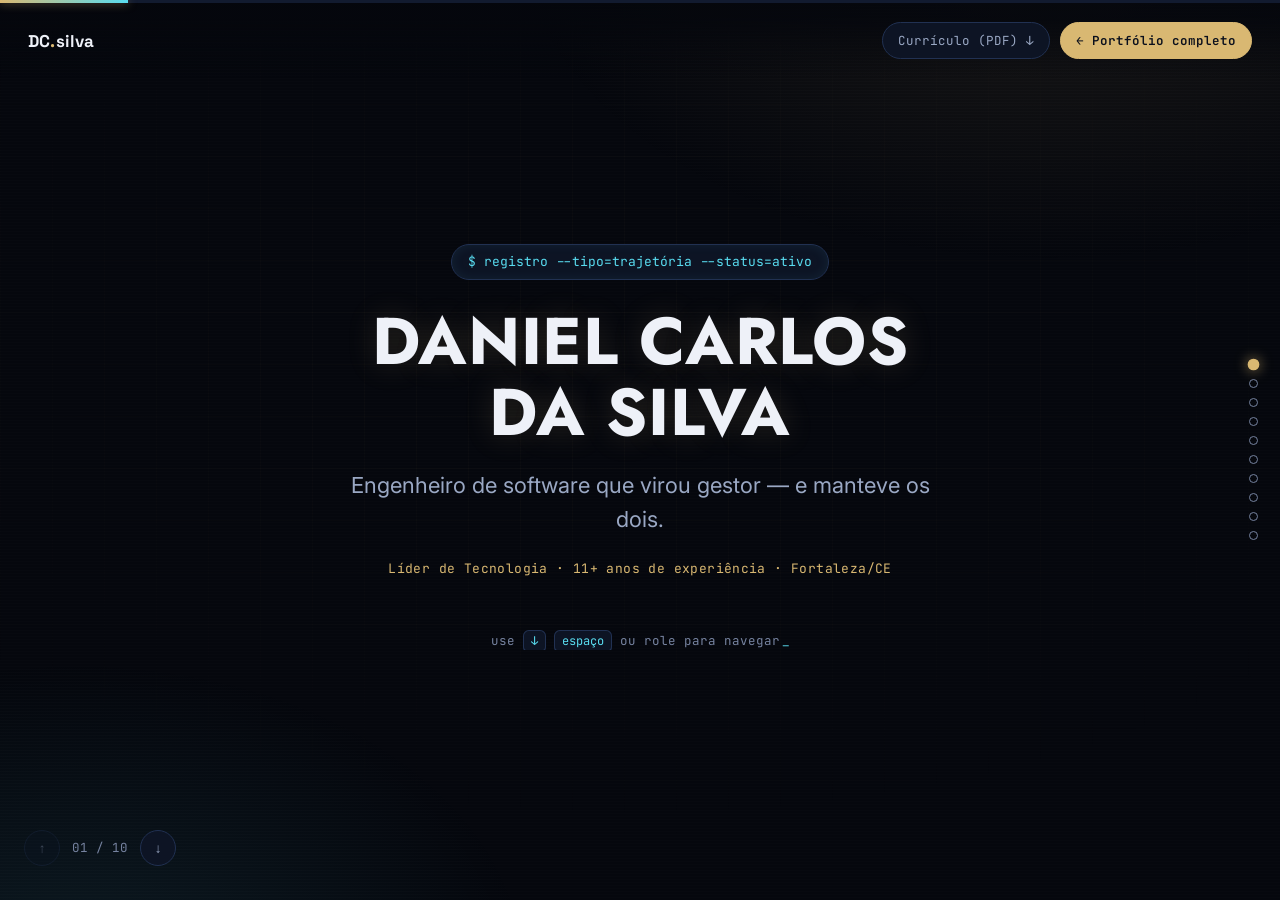
<file: apresentacao.html>
<!DOCTYPE html>
<html lang="pt-BR">
<head>
<meta charset="UTF-8">
<meta name="viewport" content="width=device-width, initial-scale=1.0">
<title>Apresentação — Daniel Carlos da Silva</title>
<meta name="description" content="Apresentação da trajetória de Daniel Carlos da Silva: de assistente de TI a Líder de Tecnologia, com liderança, engenharia, dados e IA aplicada a negócio.">
<meta name="theme-color" content="#05070d">
<link rel="canonical" href="https://danielcarlos.dev/apresentacao.html">
<meta property="og:type" content="website">
<meta property="og:title" content="Apresentação — Daniel Carlos da Silva">
<meta property="og:description" content="Trajetória de assistente de TI a Líder de Tecnologia — liderança, engenharia, dados e IA aplicada a negócio.">
<meta property="og:url" content="https://danielcarlos.dev/apresentacao.html">
<meta property="og:locale" content="pt_BR">
<meta property="og:image" content="https://danielcarlos.dev/assets/og-image.png">
<meta property="og:image:width" content="1200">
<meta property="og:image:height" content="630">
<meta name="twitter:card" content="summary_large_image">
<meta name="twitter:image" content="https://danielcarlos.dev/assets/og-image.png">
<link rel="icon" href="assets/favicon.svg" type="image/svg+xml">
<link rel="icon" href="assets/favicon.ico" sizes="any">
<link rel="apple-touch-icon" href="assets/apple-touch-icon.png">
<link rel="preconnect" href="https://fonts.googleapis.com">
<link rel="preconnect" href="https://fonts.gstatic.com" crossorigin>
<link href="https://fonts.googleapis.com/css2?family=Jost:wght@500;600;700&family=Space+Grotesk:wght@500;600;700&family=JetBrains+Mono:wght@400;500;700&family=Inter:wght@400;500;600;700&display=swap" rel="stylesheet">
<link rel="stylesheet" href="css/apresentacao.css">
</head>
<body>

<div class="deck-bg" aria-hidden="true"></div>

<div class="deck-progress"><span id="deckProgress"></span></div>

<nav class="deck-nav">
  <a class="deck-brand" href="index.html">DC<span>.</span>silva</a>
  <div class="deck-nav-links">
    <a href="assets/curriculo-daniel-carlos-da-silva.pdf" download="curriculo-daniel-carlos-da-silva.pdf">Currículo (PDF) ↓</a>
    <a class="primary" href="index.html">← Portfólio completo</a>
  </div>
</nav>

<main class="deck" id="deck">

  <!-- 00 · COVER -->
  <section class="slide" data-slide="0">
    <div class="slide-inner cover">
      <span class="tag mono anim">$ registro --tipo=trajetória --status=ativo</span>
      <h1 class="anim">Daniel Carlos<br>da Silva</h1>
      <p class="sub anim">Engenheiro de software que virou gestor — e manteve os dois.</p>
      <div class="cover-meta anim">Líder de Tecnologia · 11+ anos de experiência · Fortaleza/CE</div>
      <div class="hint anim"><span class="hint-desktop">use <kbd>↓</kbd> <kbd>espaço</kbd> ou role para navegar</span><span class="hint-mobile">deslize para navegar</span><span class="cursor-blink">_</span></div>
    </div>
  </section>

  <!-- 01 · PROPOSTA DE VALOR -->
  <section class="slide" data-slide="1">
    <div class="slide-inner">
      <span class="eyebrow anim">Registro 01 · Proposta de valor</span>
      <h2 class="anim">Tecnologia que aparece no resultado do negócio</h2>
      <p class="lead anim">Comecei escrevendo código e nunca parei. Meu diferencial é atuar hands-on em engenharia — Python, AWS, dados e IA — sem abrir mão da liderança estratégica de times. Não sou gestor que se afastou da técnica: sou o profissional que traduz complexidade técnica em decisão de negócio e vice-versa.</p>
      <div class="value-points anim">
        <div class="vp"><span class="vp-num">01</span><p>Lidero um time de 19 pessoas sustentando SLA de 99,7% de primeira resposta.</p></div>
        <div class="vp"><span class="vp-num">02</span><p>Tecnologia que sustenta +52% de crescimento da empresa em 2024 (revista Exame).</p></div>
        <div class="vp"><span class="vp-num">03</span><p>Hands-on em Python, AWS Serverless, Data Lake e agentes de IA — não só gestão.</p></div>
      </div>
      <div class="roles-strip anim">
        <span class="role-pill">Gerente de Tecnologia / TI</span>
        <span class="role-pill">Engineering Manager</span>
        <span class="role-pill">Tech Lead Manager</span>
        <span class="role-pill">Coordenador de TI</span>
        <span class="role-pill">Gerente de Projetos de Dados</span>
        <span class="role-pill">Liderança em Transformação Digital</span>
      </div>
    </div>
  </section>

  <!-- 02 · QUEM SOU -->
  <section class="slide" data-slide="2">
    <div class="slide-inner">
      <span class="eyebrow anim">Registro 02 · Identidade</span>
      <h2 class="anim">Três frentes, uma única pessoa</h2>
      <p class="lead anim">Não sou gestor que se afastou da técnica: sou o profissional que traduz complexidade técnica em decisão de negócio — e vice-versa.</p>
      <div class="cards-3 anim">
        <div class="card">
          <span class="card-tag">Liderança</span>
          <h3>Gestão de pessoas</h3>
          <p>Times multidisciplinares, 1:1 periódicos, feedback, PDI com modelo CHA e cultura Full Cycle.</p>
        </div>
        <div class="card">
          <span class="card-tag">Engenharia</span>
          <h3>Hands-on técnico</h3>
          <p>Python/Django, PHP/Laravel, APIs, arquitetura serverless em AWS, Data Lake e DevOps.</p>
        </div>
        <div class="card">
          <span class="card-tag">Negócio</span>
          <h3>Resultado operacional</h3>
          <p>Redução de custos de cloud, governança, LGPD, melhoria de SLAs e automação com IA.</p>
        </div>
      </div>
    </div>
  </section>

  <!-- 03 · IMPACTO -->
  <section class="slide" data-slide="3">
    <div class="slide-inner">
      <span class="eyebrow anim">Registro 03 · Impacto</span>
      <h2 class="anim">Números que sustentam a operação</h2>
      <div class="stats-grid anim">
        <div class="stat">
          <span class="stat-num" data-count-to="19">0</span>
          <span class="stat-lab">pessoas lideradas</span>
        </div>
        <div class="stat">
          <span class="stat-num" data-count-to="11" data-suffix="+">0</span>
          <span class="stat-lab">anos de experiência</span>
        </div>
        <div class="stat">
          <span class="stat-num" data-count-to="99.7" data-decimals="1" data-suffix="%">0</span>
          <span class="stat-lab">SLA de 1ª resposta</span>
        </div>
        <div class="stat">
          <span class="stat-num" data-count-to="4260" data-thousands="true">0</span>
          <span class="stat-lab">tickets resolvidos/ano</span>
        </div>
        <div class="stat">
          <span class="stat-num" data-count-to="10" data-prefix="+" data-suffix="k">0</span>
          <span class="stat-lab">acessos mensais</span>
        </div>
        <div class="stat">
          <span class="stat-num" data-count-to="52" data-prefix="+" data-suffix="%">0</span>
          <span class="stat-lab">crescimento da empresa (2024)</span>
        </div>
      </div>
    </div>
  </section>

  <!-- 04 · TRAJETORIA -->
  <section class="slide" data-slide="4">
    <div class="slide-inner">
      <span class="eyebrow anim">Registro 04 · Trajetória</span>
      <h2 class="anim">De assistente de TI a gerente de tecnologia</h2>
      <div class="deck-timeline anim">
        <div class="dt-item">
          <span class="dt-when">2015 — 2018</span>
          <span class="dt-role">Assistente de TI</span>
          <span class="dt-desc">Suporte técnico N1, gestão de ativos e infraestrutura interna.</span>
        </div>
        <div class="dt-item">
          <span class="dt-when">2018 — 2019</span>
          <span class="dt-role">Analista de TI Pleno</span>
          <span class="dt-desc">Requisitos, integrações via API e administração de servidores.</span>
        </div>
        <div class="dt-item">
          <span class="dt-when">2019 — 2022</span>
          <span class="dt-role">Analista de TI Sênior</span>
          <span class="dt-desc">Telemetria em tempo real de usinas fotovoltaicas e medidores.</span>
        </div>
        <div class="dt-item current">
          <span class="dt-when">2022 — atual</span>
          <span class="dt-role">Gerente de Tecnologia</span>
          <span class="dt-desc">Liderança de 19 pessoas, arquitetura AWS, Data Lake e IA aplicada.</span>
        </div>
      </div>
    </div>
  </section>

  <!-- 05 · PROJETOS -->
  <section class="slide" data-slide="5">
    <div class="slide-inner">
      <span class="eyebrow anim">Registro 05 · Projetos em destaque</span>
      <h2 class="anim">Onde a arquitetura encontra o resultado</h2>
      <div class="cards-3 anim">
        <div class="card">
          <span class="card-tag">Inteligência Artificial</span>
          <h3>Multi-agente de IA para licitações</h3>
          <p>Agentes especializados monitoram editais e avaliam aderência ao perfil da empresa.</p>
        </div>
        <div class="card">
          <span class="card-tag">Inteligência Artificial</span>
          <h3>3e Lex — IA para análise de contratos</h3>
          <p>Chat que responde sobre prazos, valores e riscos de contratos em PDF sempre citando documento, cláusula e página de origem.</p>
        </div>
        <div class="card">
          <span class="card-tag">Energia &amp; IA</span>
          <h3>eco3e — reciclagem &amp; bonificação</h3>
          <p>Trilha de auditoria ponta a ponta para crédito automático em conta (Enel/Equatorial).</p>
        </div>
        <div class="card">
          <span class="card-tag">Dados &amp; Cloud</span>
          <h3>Data Lake corporativo AWS</h3>
          <p>Arquitetura Serverless e Medallion para centralizar dados operacionais com governança LGPD.</p>
        </div>
        <div class="card">
          <span class="card-tag">Produtos Digitais &amp; Cloud</span>
          <h3>Troca com Bônus Equatorial</h3>
          <p>+16 mil cadastros e ~93% de aprovação em plataforma serverless na AWS, sem incidentes graves.</p>
        </div>
        <div class="card">
          <span class="card-tag">Iniciativa própria · 2015 — atual</span>
          <h3>Formação de Talentos e Liderança Técnica</h3>
          <p>Palestras de carreira em escolas públicas que já geraram +10 estagiários contratados.</p>
        </div>
      </div>
    </div>
  </section>

  <!-- 06 · STACK -->
  <section class="slide" data-slide="6">
    <div class="slide-inner">
      <span class="eyebrow anim">Registro 06 · Stack</span>
      <h2 class="anim">Ferramentas do dia a dia</h2>
      <div class="tag-cloud anim">
        <span>Python</span><span>Django</span><span>PHP</span><span>Laravel</span>
        <span>FastAPI</span><span>LangGraph</span><span>RAG</span>
        <span>AWS Serverless</span><span>Data Lake</span><span>PySpark</span>
        <span>LLMs &amp; Agentes de IA</span><span>React + TypeScript</span>
        <span>Docker</span><span>MySQL</span><span>PostgreSQL</span>
        <span>Power BI</span><span>Scrum</span><span>Kanban</span>
      </div>
    </div>
  </section>

  <!-- 07 · RESULTADO DE NEGOCIO -->
  <section class="slide" data-slide="7">
    <div class="slide-inner">
      <span class="eyebrow anim">Registro 07 · Resultado de negócio</span>
      <h2 class="anim">Tecnologia que aparece no resultado</h2>
      <div class="big-stats anim">
        <div class="big-stat">
          <span class="stat-num" data-count-to="52" data-prefix="+" data-suffix="%">0</span>
          <span class="stat-lab">crescimento da 3e Soluções em 2024 (revista Exame)</span>
        </div>
        <div class="big-stat">
          <span class="stat-num" data-count-to="200" data-prefix="R$ " data-suffix=" milhões">0</span>
          <span class="stat-lab">projeção de faturamento para 2026</span>
        </div>
      </div>
      <p class="lead anim">Resultado de negócio sustentado pela tecnologia que lidero — não uptime isolado, impacto que aparece no resultado da empresa.</p>
    </div>
  </section>

  <!-- 08 · FORMACAO -->
  <section class="slide" data-slide="8">
    <div class="slide-inner">
      <span class="eyebrow anim">Registro 08 · Formação</span>
      <h2 class="anim">Aprendizado contínuo</h2>
      <div class="edu-list anim">
        <div class="edu-row"><span>Pós-graduação em Inteligência Artificial</span><span class="st">em curso · UNIFOR · 2026</span></div>
        <div class="edu-row"><span>MBA em Liderança e Gestão de Pessoas</span><span class="st">em curso · Descomplica · 2026–2027</span></div>
        <div class="edu-row"><span>Pós-graduação em Engenharia de Software</span><span class="st done">concluída · Descomplica · 2025–2026</span></div>
        <div class="edu-row"><span>Graduação em Redes de Computadores</span><span class="st done">concluída · Faculdade Evolução · 2013–2016</span></div>
      </div>
    </div>
  </section>

  <!-- 09 · CONTATO -->
  <section class="slide" data-slide="9">
    <div class="slide-inner cover">
      <span class="eyebrow anim">Registro 09 · Contato</span>
      <h2 class="anim">Aberto a oportunidades de liderança em tecnologia</h2>
      <p class="lead anim">Gestão técnica, engenharia, cloud, dados e IA — presencial em Fortaleza/CE, híbrido ou remoto.</p>
      <div class="cta-row anim">
        <a class="btn primary" href="mailto:contato@danielcarlos.dev">contato@danielcarlos.dev</a>
        <a class="btn" href="https://www.linkedin.com/in/danielcdasilva" target="_blank" rel="noopener">LinkedIn ↗</a>
        <a class="btn" href="https://wa.me/5585988012177" target="_blank" rel="noopener">WhatsApp ↗</a>
        <a class="btn" href="assets/curriculo-daniel-carlos-da-silva.pdf" download="curriculo-daniel-carlos-da-silva.pdf">Currículo (PDF) ↓</a>
      </div>
      <a class="deck-back-link anim" href="index.html">Ver portfólio completo →</a>
    </div>
  </section>

</main>

<nav class="deck-dots" id="deckDots" aria-label="Navegação da apresentação"></nav>

<div class="deck-controls">
  <button id="prevSlide" class="deck-btn" aria-label="Slide anterior">↑</button>
  <span class="deck-counter" id="deckCounter">01 / 10</span>
  <button id="nextSlide" class="deck-btn" aria-label="Próximo slide">↓</button>
</div>

<script src="js/apresentacao.js"></script>

</body>
</html>
</file>
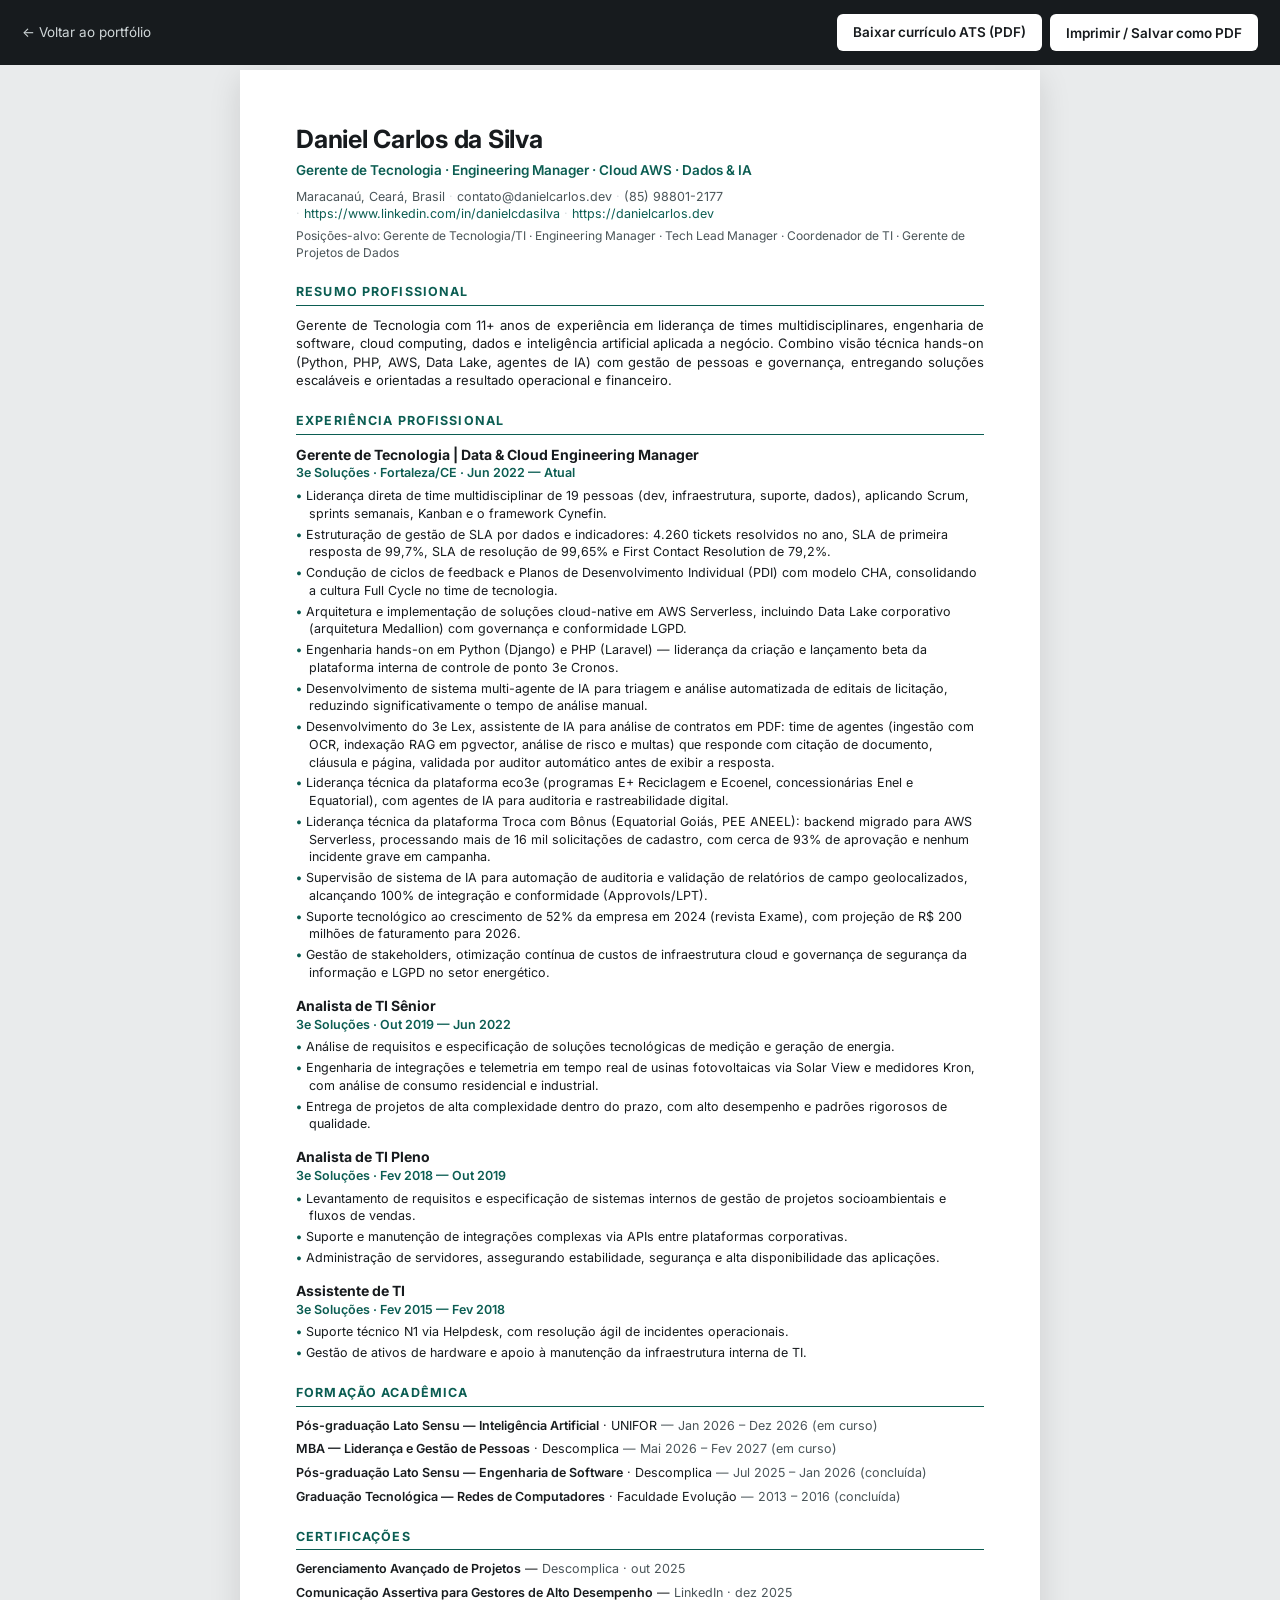
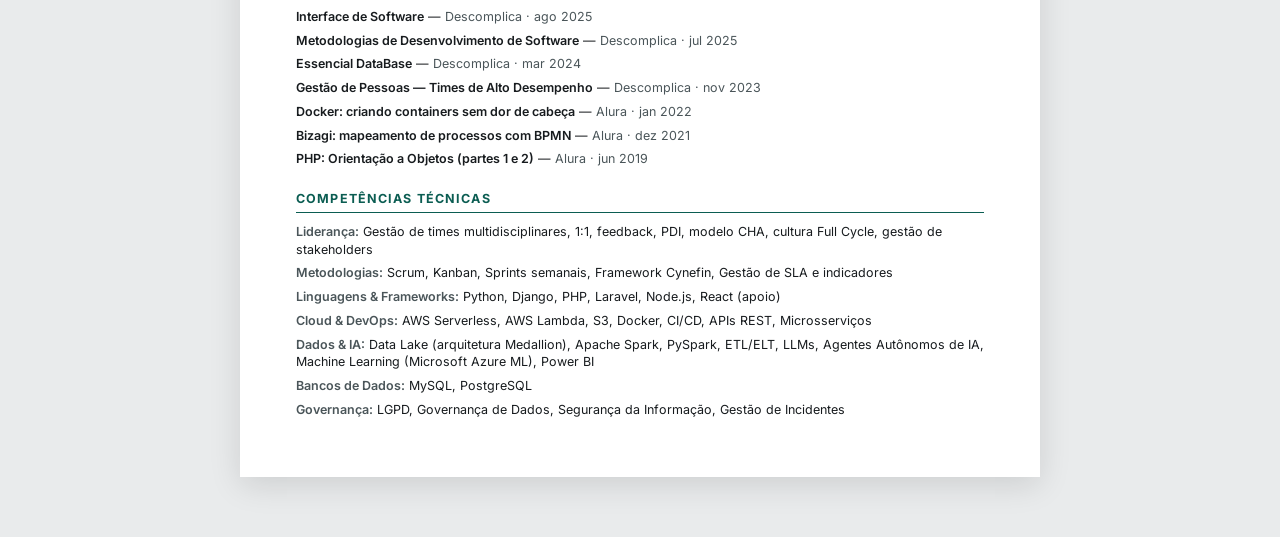
<file: curriculo.html>
<!DOCTYPE html>
<html lang="pt-BR">
<head>
<meta charset="UTF-8">
<meta name="viewport" content="width=device-width, initial-scale=1.0">
<title>Currículo — Daniel Carlos da Silva</title>
<meta name="description" content="Currículo de Daniel Carlos da Silva, Líder de Tecnologia — liderança, engenharia Python/PHP, AWS Serverless, Data Lake e IA aplicada a negócio.">
<meta name="robots" content="noindex">
<link rel="canonical" href="https://danielcarlos.dev/curriculo.html">
<link rel="icon" href="assets/favicon.svg" type="image/svg+xml">
<link rel="apple-touch-icon" href="assets/apple-touch-icon.png">
<link rel="preconnect" href="https://fonts.googleapis.com">
<link rel="preconnect" href="https://fonts.gstatic.com" crossorigin>
<link href="https://fonts.googleapis.com/css2?family=Inter:wght@400;500;600;700&display=swap" rel="stylesheet">
<style>
:root{
  --ink:#171b1e;
  --ink-dim:#4a5559;
  --line:#d8dee0;
  --accent:#0b5d52;
  --bg-page:#e9ebec;
  --bg-paper:#ffffff;
}
*{box-sizing:border-box;margin:0;padding:0}
body{
  background:var(--bg-page);color:var(--ink);
  font-family:'Inter',Arial,Helvetica,sans-serif;
  line-height:1.42;
  -webkit-font-smoothing:antialiased;
}
.toolbar{
  position:fixed;top:0;left:0;right:0;z-index:10;
  display:flex;justify-content:space-between;align-items:center;
  padding:14px 22px;background:#171b1e;color:#fff;
}
.toolbar a{color:#cfd6d8;text-decoration:none;font-size:13.5px}
.toolbar a:hover{color:#fff}
.toolbar button{
  font-family:inherit;font-size:13.5px;font-weight:600;color:#171b1e;background:#fff;
  border:none;border-radius:6px;padding:9px 16px;cursor:pointer;
}
.toolbar button:hover{background:#e9ebec}
.toolbar .download{display:inline-block;background:#fff;color:#171b1e;font-weight:600;padding:9px 16px;border-radius:6px}
.toolbar-actions{display:flex;flex-wrap:wrap;gap:8px}
@media screen and (max-width:680px){
  .toolbar{position:sticky;flex-wrap:wrap;gap:12px;padding:12px 18px}
  .toolbar-actions{width:100%}
  .toolbar-actions>*{min-height:44px;text-align:center;flex:1 1 180px}
  .page{margin:18px 0;padding:28px 20px;overflow-wrap:anywhere}
  .contact-line span{white-space:normal}
  .summary{text-align:left}
}

.page{
  max-width:800px;margin:70px auto 60px;background:var(--bg-paper);
  padding:52px 56px;box-shadow:0 8px 30px rgba(0,0,0,.12);
}

header.cv-head{margin-bottom:20px}
h1{font-size:25px;font-weight:700;letter-spacing:-.01em}
.role-line{font-size:13.5px;color:var(--accent);font-weight:600;margin-top:3px}
.contact-line{font-size:12.5px;color:var(--ink-dim);margin-top:8px}
.contact-line span{white-space:nowrap}
.contact-line span + span::before{content:"  ·  ";color:var(--line)}
.contact-line a{color:var(--accent);text-decoration:none}
.contact-line a:hover{text-decoration:underline}

h2{
  font-size:12.5px;font-weight:700;letter-spacing:.09em;text-transform:uppercase;color:var(--accent);
  border-bottom:1.5px solid var(--accent);padding-bottom:4px;margin:22px 0 10px;
}
h2:first-of-type{margin-top:22px}

.summary{font-size:13px;color:var(--ink);text-align:justify}

.job{margin-bottom:14px}
.job:last-child{margin-bottom:0}
.job-title{font-size:14px;font-weight:700}
.job-co{font-size:12.5px;color:var(--accent);font-weight:600;margin-bottom:5px}
.bullets p{font-size:12.5px;color:var(--ink);margin-bottom:3px;text-indent:-13px;padding-left:13px}
.bullets p b{color:var(--accent);font-weight:700}

.edu-row,.cert-row{font-size:12.5px;margin-bottom:6px}
.edu-row b,.cert-row b{font-weight:600}
.edu-when,.cert-meta{color:var(--ink-dim)}

.skills-grid p{font-size:12.5px;margin-bottom:6px}
.skills-grid b{font-weight:600;color:var(--ink-dim)}

.targets{font-size:12px;color:var(--ink-dim);margin-top:4px}

@media print{
  @page{size:A4;margin:14mm 16mm}
  body{background:#fff}
  .toolbar{display:none}
  .page{box-shadow:none;margin:0;padding:0;max-width:none}
  h2{break-after:avoid}
  .job{break-inside:avoid}
}
</style>
</head>
<body>

<div class="toolbar">
  <a href="index.html">← Voltar ao portfólio</a>
  <div class="toolbar-actions">
    <a class="download" href="assets/curriculo-daniel-carlos-da-silva.pdf" download="curriculo-daniel-carlos-da-silva.pdf">Baixar currículo ATS (PDF)</a>
    <button onclick="window.print()">Imprimir / Salvar como PDF</button>
  </div>
</div>

<div class="page">

  <header class="cv-head">
    <h1>Daniel Carlos da Silva</h1>
    <div class="role-line">Gerente de Tecnologia · Engineering Manager · Cloud AWS · Dados &amp; IA</div>
    <div class="contact-line">
      <span>Maracanaú, Ceará, Brasil</span>
      <span>contato@danielcarlos.dev</span>
      <span>(85) 98801-2177</span>
      <span><a href="https://www.linkedin.com/in/danielcdasilva" target="_blank" rel="noopener">https://www.linkedin.com/in/danielcdasilva</a></span>
      <span><a href="https://danielcarlos.dev" target="_blank" rel="noopener">https://danielcarlos.dev</a></span>
    </div>
    <div class="targets">Posições-alvo: Gerente de Tecnologia/TI · Engineering Manager · Tech Lead Manager · Coordenador de TI · Gerente de Projetos de Dados</div>
  </header>

  <h2>Resumo Profissional</h2>
  <p class="summary">Gerente de Tecnologia com 11+ anos de experiência em liderança de times multidisciplinares, engenharia de software, cloud computing, dados e inteligência artificial aplicada a negócio. Combino visão técnica hands-on (Python, PHP, AWS, Data Lake, agentes de IA) com gestão de pessoas e governança, entregando soluções escaláveis e orientadas a resultado operacional e financeiro.</p>

  <h2>Experiência Profissional</h2>

  <div class="job">
    <div class="job-title">Gerente de Tecnologia | Data &amp; Cloud Engineering Manager</div>
    <div class="job-co">3e Soluções · Fortaleza/CE · Jun 2022 — Atual</div>
    <div class="bullets">
      <p><b>•</b> Liderança direta de time multidisciplinar de 19 pessoas (dev, infraestrutura, suporte, dados), aplicando Scrum, sprints semanais, Kanban e o framework Cynefin.</p>
      <p><b>•</b> Estruturação de gestão de SLA por dados e indicadores: 4.260 tickets resolvidos no ano, SLA de primeira resposta de 99,7%, SLA de resolução de 99,65% e First Contact Resolution de 79,2%.</p>
      <p><b>•</b> Condução de ciclos de feedback e Planos de Desenvolvimento Individual (PDI) com modelo CHA, consolidando a cultura Full Cycle no time de tecnologia.</p>
      <p><b>•</b> Arquitetura e implementação de soluções cloud-native em AWS Serverless, incluindo Data Lake corporativo (arquitetura Medallion) com governança e conformidade LGPD.</p>
      <p><b>•</b> Engenharia hands-on em Python (Django) e PHP (Laravel) — liderança da criação e lançamento beta da plataforma interna de controle de ponto 3e Cronos.</p>
      <p><b>•</b> Desenvolvimento de sistema multi-agente de IA para triagem e análise automatizada de editais de licitação, reduzindo significativamente o tempo de análise manual.</p>
      <p><b>•</b> Desenvolvimento do 3e Lex, assistente de IA para análise de contratos em PDF: time de agentes (ingestão com OCR, indexação RAG em pgvector, análise de risco e multas) que responde com citação de documento, cláusula e página, validada por auditor automático antes de exibir a resposta.</p>
      <p><b>•</b> Liderança técnica da plataforma eco3e (programas E+ Reciclagem e Ecoenel, concessionárias Enel e Equatorial), com agentes de IA para auditoria e rastreabilidade digital.</p>
      <p><b>•</b> Liderança técnica da plataforma Troca com Bônus (Equatorial Goiás, PEE ANEEL): backend migrado para AWS Serverless, processando mais de 16 mil solicitações de cadastro, com cerca de 93% de aprovação e nenhum incidente grave em campanha.</p>
      <p><b>•</b> Supervisão de sistema de IA para automação de auditoria e validação de relatórios de campo geolocalizados, alcançando 100% de integração e conformidade (Approvols/LPT).</p>
      <p><b>•</b> Suporte tecnológico ao crescimento de 52% da empresa em 2024 (revista Exame), com projeção de R$ 200 milhões de faturamento para 2026.</p>
      <p><b>•</b> Gestão de stakeholders, otimização contínua de custos de infraestrutura cloud e governança de segurança da informação e LGPD no setor energético.</p>
    </div>
  </div>

  <div class="job">
    <div class="job-title">Analista de TI Sênior</div>
    <div class="job-co">3e Soluções · Out 2019 — Jun 2022</div>
    <div class="bullets">
      <p><b>•</b> Análise de requisitos e especificação de soluções tecnológicas de medição e geração de energia.</p>
      <p><b>•</b> Engenharia de integrações e telemetria em tempo real de usinas fotovoltaicas via Solar View e medidores Kron, com análise de consumo residencial e industrial.</p>
      <p><b>•</b> Entrega de projetos de alta complexidade dentro do prazo, com alto desempenho e padrões rigorosos de qualidade.</p>
    </div>
  </div>

  <div class="job">
    <div class="job-title">Analista de TI Pleno</div>
    <div class="job-co">3e Soluções · Fev 2018 — Out 2019</div>
    <div class="bullets">
      <p><b>•</b> Levantamento de requisitos e especificação de sistemas internos de gestão de projetos socioambientais e fluxos de vendas.</p>
      <p><b>•</b> Suporte e manutenção de integrações complexas via APIs entre plataformas corporativas.</p>
      <p><b>•</b> Administração de servidores, assegurando estabilidade, segurança e alta disponibilidade das aplicações.</p>
    </div>
  </div>

  <div class="job">
    <div class="job-title">Assistente de TI</div>
    <div class="job-co">3e Soluções · Fev 2015 — Fev 2018</div>
    <div class="bullets">
      <p><b>•</b> Suporte técnico N1 via Helpdesk, com resolução ágil de incidentes operacionais.</p>
      <p><b>•</b> Gestão de ativos de hardware e apoio à manutenção da infraestrutura interna de TI.</p>
    </div>
  </div>

  <h2>Formação Acadêmica</h2>
  <p class="edu-row"><b>Pós-graduação Lato Sensu — Inteligência Artificial</b> · UNIFOR <span class="edu-when">— Jan 2026 – Dez 2026 (em curso)</span></p>
  <p class="edu-row"><b>MBA — Liderança e Gestão de Pessoas</b> · Descomplica <span class="edu-when">— Mai 2026 – Fev 2027 (em curso)</span></p>
  <p class="edu-row"><b>Pós-graduação Lato Sensu — Engenharia de Software</b> · Descomplica <span class="edu-when">— Jul 2025 – Jan 2026 (concluída)</span></p>
  <p class="edu-row"><b>Graduação Tecnológica — Redes de Computadores</b> · Faculdade Evolução <span class="edu-when">— 2013 – 2016 (concluída)</span></p>

  <h2>Certificações</h2>
  <p class="cert-row"><b>Gerenciamento Avançado de Projetos</b> — <span class="cert-meta">Descomplica · out 2025</span></p>
  <p class="cert-row"><b>Comunicação Assertiva para Gestores de Alto Desempenho</b> — <span class="cert-meta">LinkedIn · dez 2025</span></p>
  <p class="cert-row"><b>Interface de Software</b> — <span class="cert-meta">Descomplica · ago 2025</span></p>
  <p class="cert-row"><b>Metodologias de Desenvolvimento de Software</b> — <span class="cert-meta">Descomplica · jul 2025</span></p>
  <p class="cert-row"><b>Essencial DataBase</b> — <span class="cert-meta">Descomplica · mar 2024</span></p>
  <p class="cert-row"><b>Gestão de Pessoas — Times de Alto Desempenho</b> — <span class="cert-meta">Descomplica · nov 2023</span></p>
  <p class="cert-row"><b>Docker: criando containers sem dor de cabeça</b> — <span class="cert-meta">Alura · jan 2022</span></p>
  <p class="cert-row"><b>Bizagi: mapeamento de processos com BPMN</b> — <span class="cert-meta">Alura · dez 2021</span></p>
  <p class="cert-row"><b>PHP: Orientação a Objetos (partes 1 e 2)</b> — <span class="cert-meta">Alura · jun 2019</span></p>

  <h2>Competências Técnicas</h2>
  <div class="skills-grid">
    <p><b>Liderança:</b> Gestão de times multidisciplinares, 1:1, feedback, PDI, modelo CHA, cultura Full Cycle, gestão de stakeholders</p>
    <p><b>Metodologias:</b> Scrum, Kanban, Sprints semanais, Framework Cynefin, Gestão de SLA e indicadores</p>
    <p><b>Linguagens &amp; Frameworks:</b> Python, Django, PHP, Laravel, Node.js, React (apoio)</p>
    <p><b>Cloud &amp; DevOps:</b> AWS Serverless, AWS Lambda, S3, Docker, CI/CD, APIs REST, Microsserviços</p>
    <p><b>Dados &amp; IA:</b> Data Lake (arquitetura Medallion), Apache Spark, PySpark, ETL/ELT, LLMs, Agentes Autônomos de IA, Machine Learning (Microsoft Azure ML), Power BI</p>
    <p><b>Bancos de Dados:</b> MySQL, PostgreSQL</p>
    <p><b>Governança:</b> LGPD, Governança de Dados, Segurança da Informação, Gestão de Incidentes</p>
  </div>

</div>

</body>
</html>
</file>
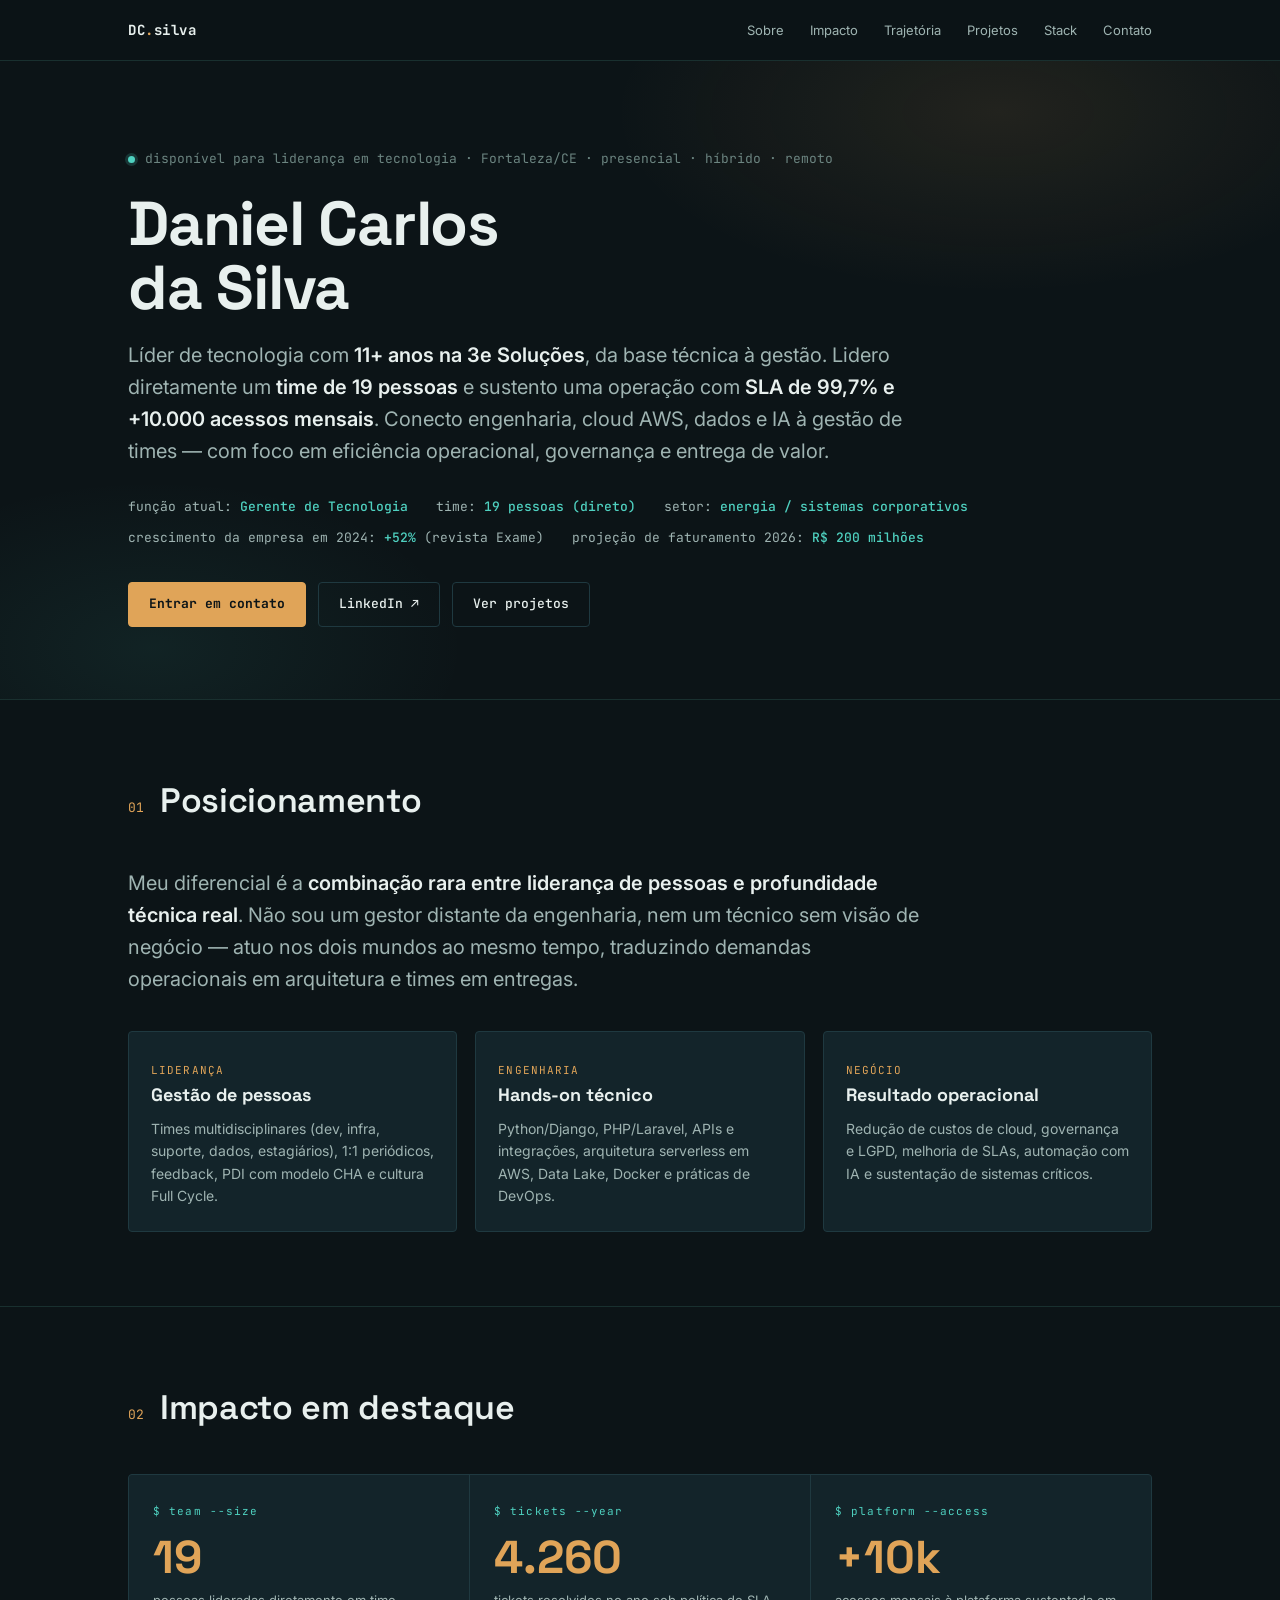
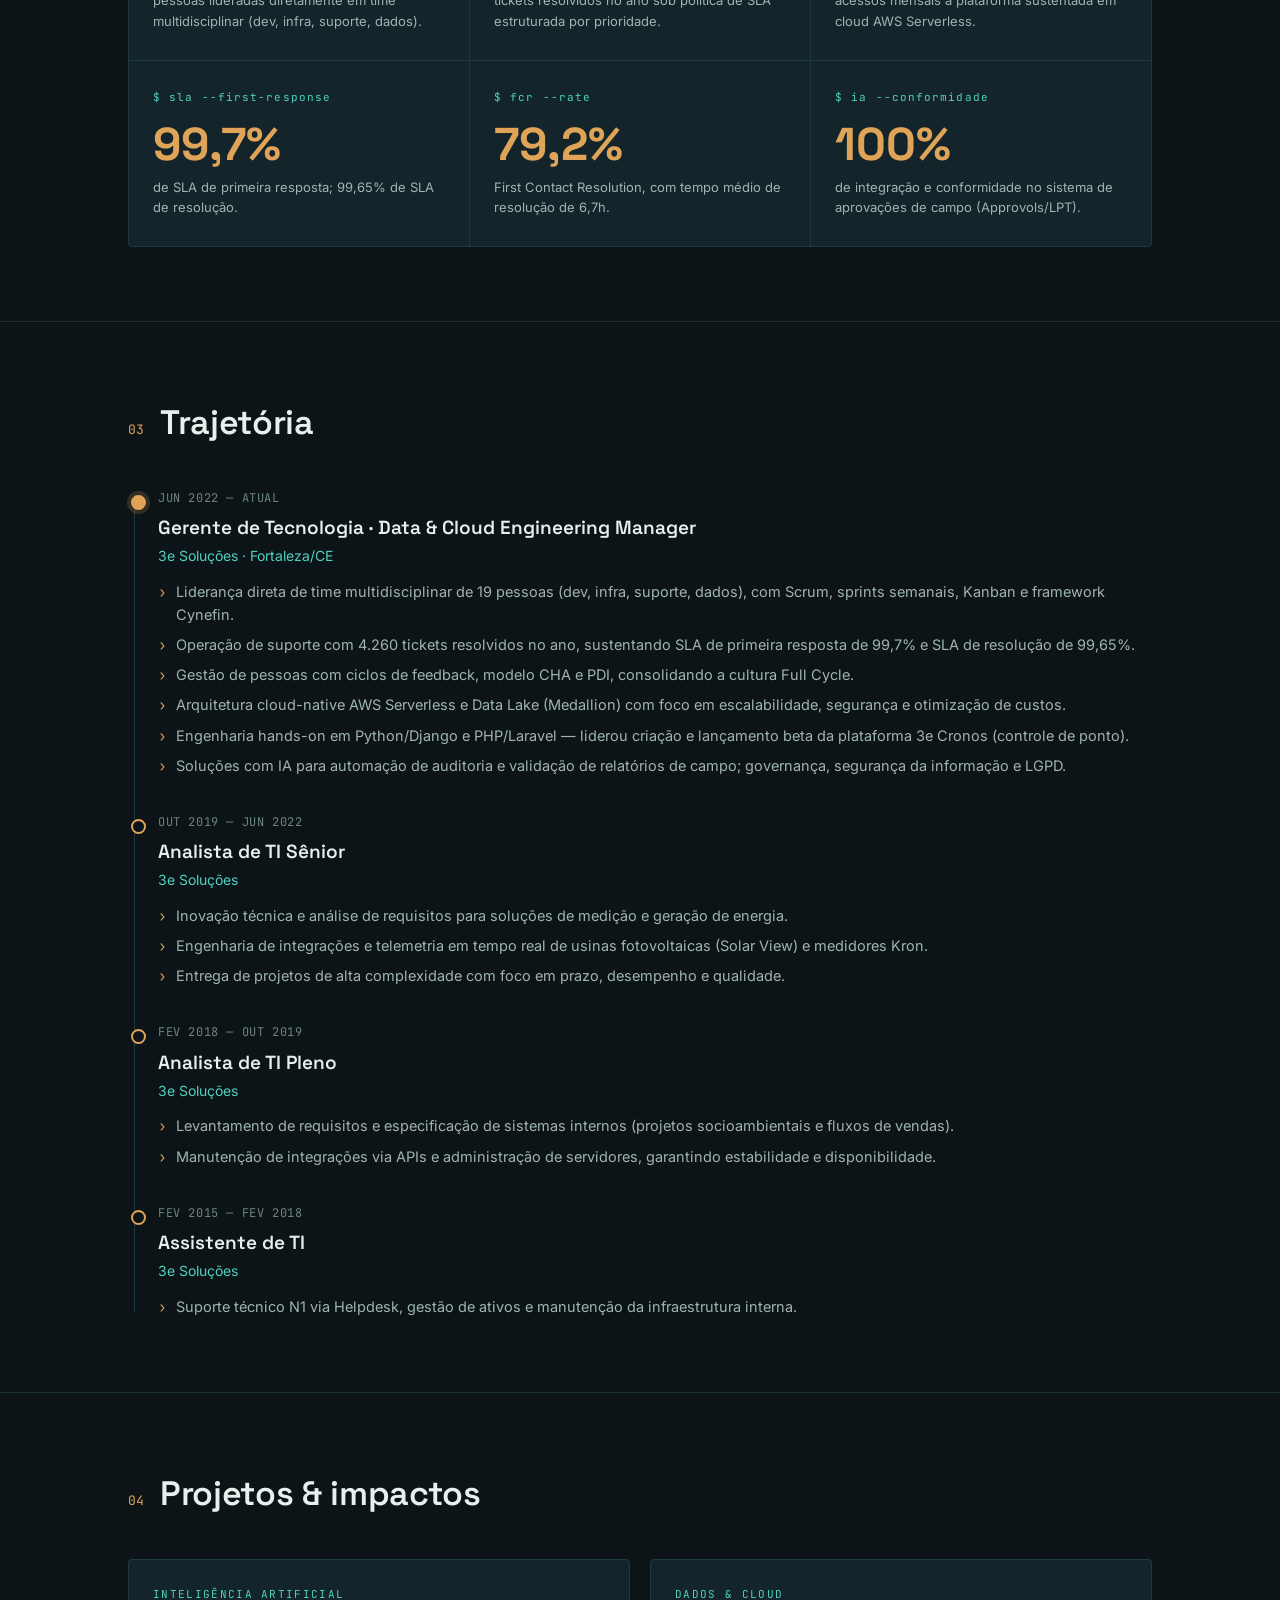
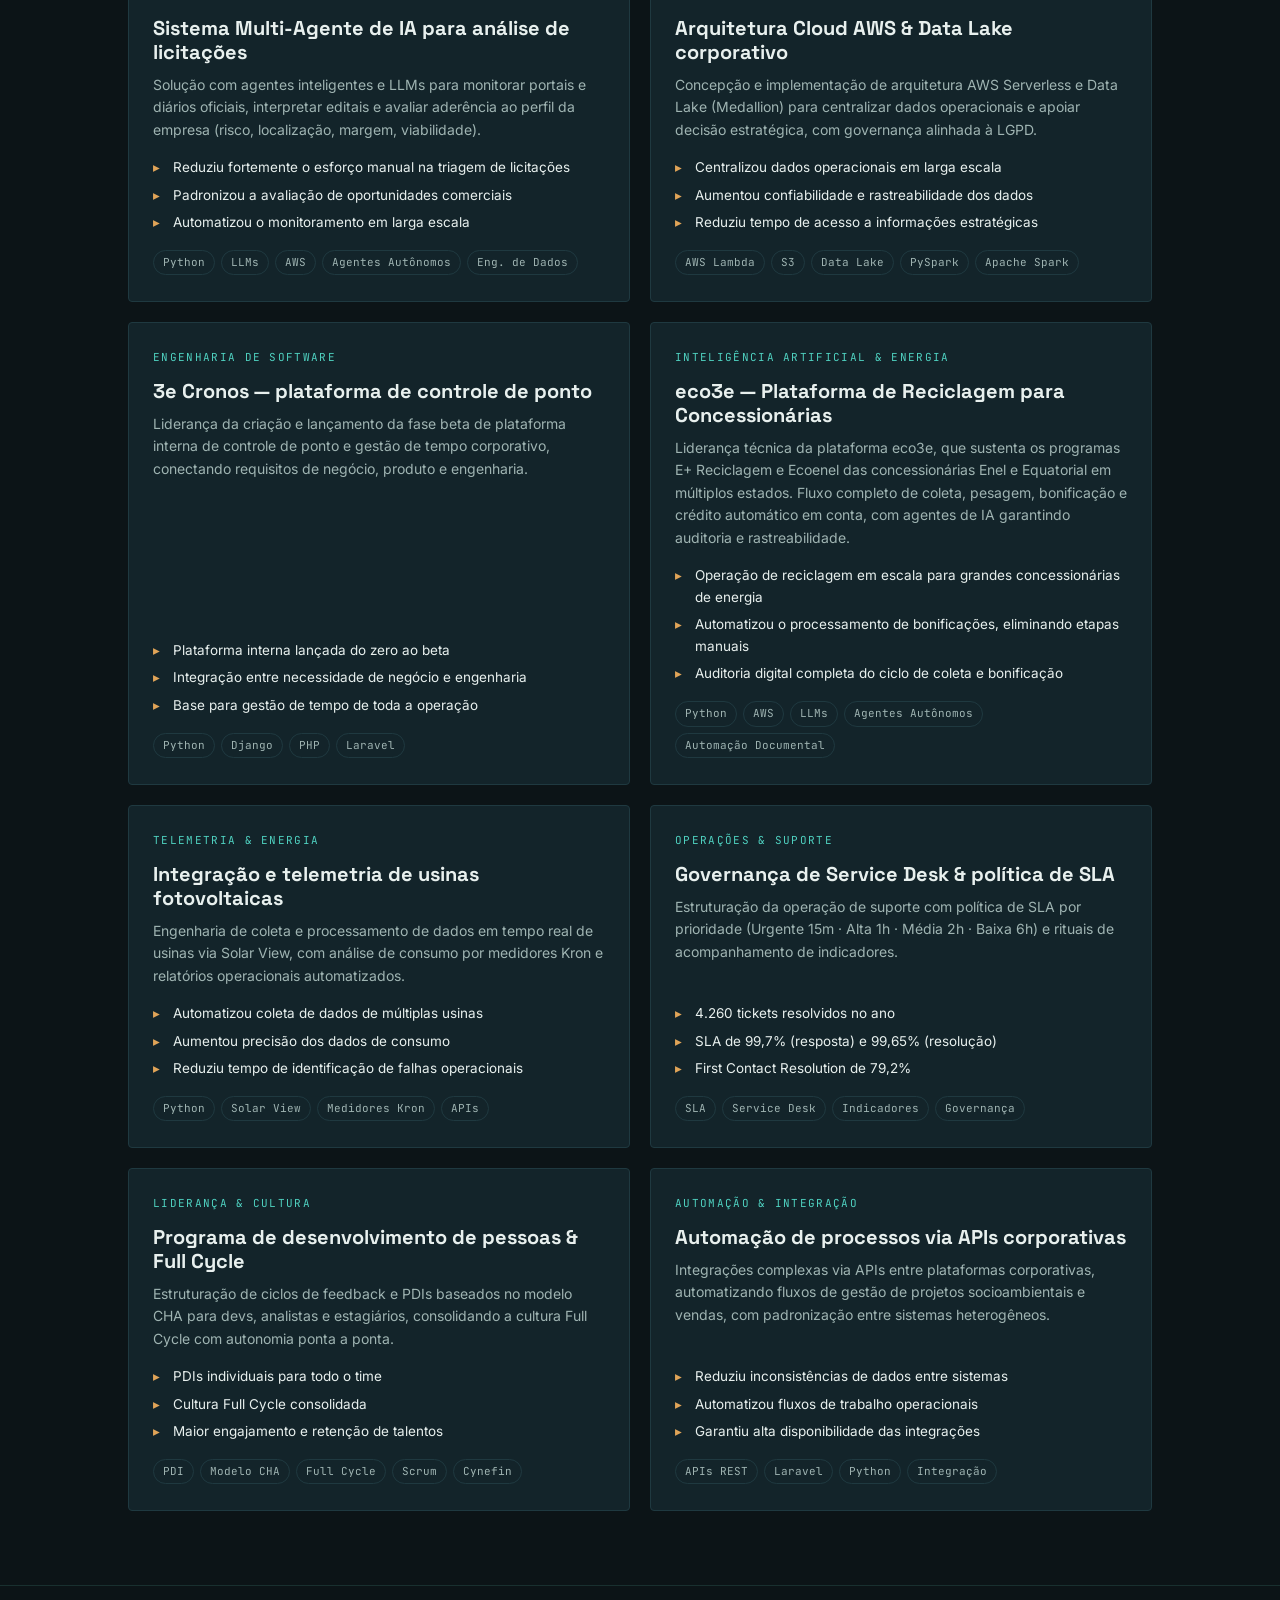
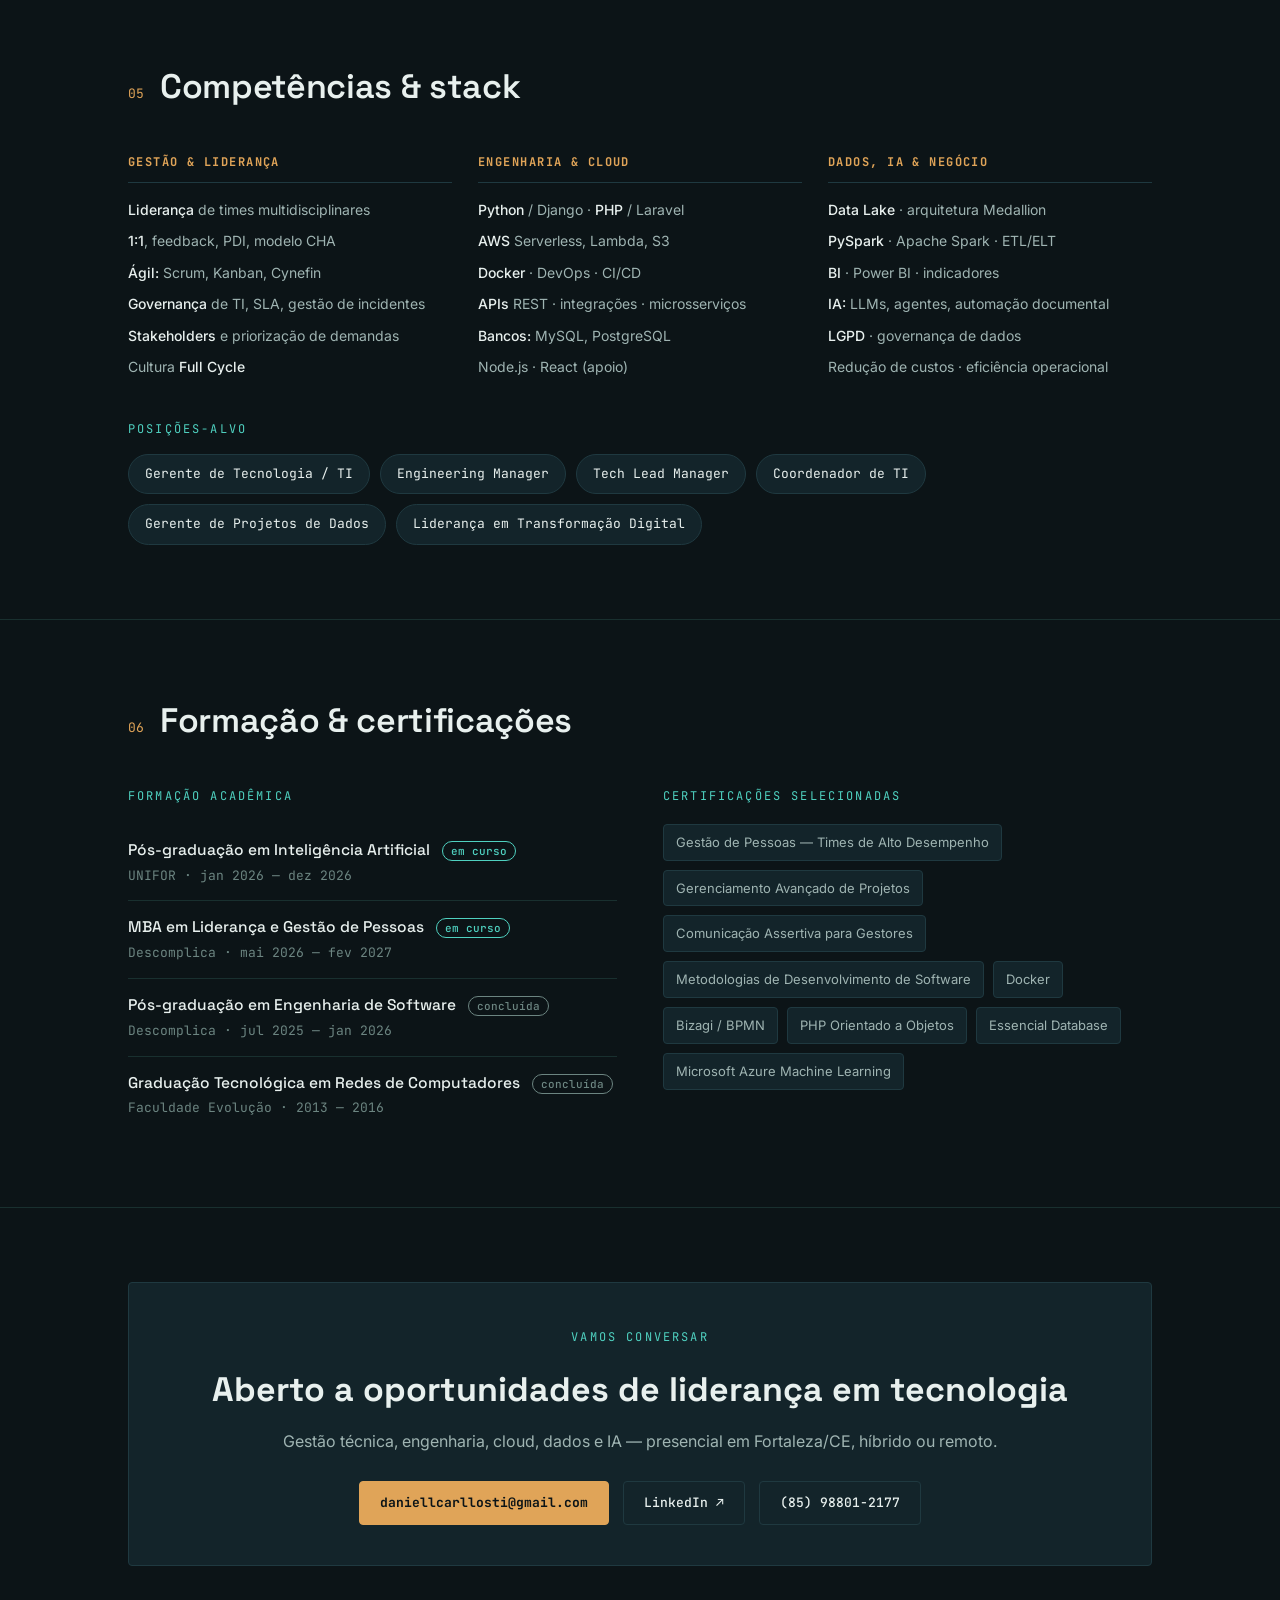
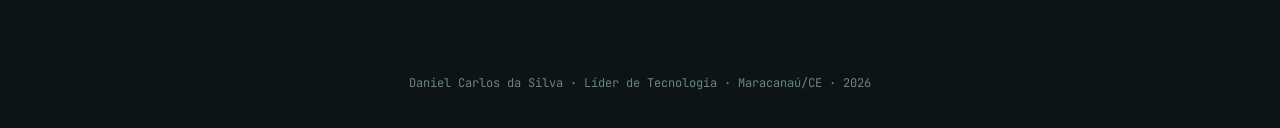
<file: Portfolio_Daniel_Carlos_web_1.html>
<!DOCTYPE html>
<html lang="pt-BR">
<head>
<meta charset="UTF-8">
<meta name="viewport" content="width=device-width, initial-scale=1.0">
<title>Daniel Carlos da Silva — Líder de Tecnologia</title>
<meta name="description" content="Gerente de Tecnologia com 11+ anos de experiência: liderança de times, engenharia Python/PHP, arquitetura AWS Serverless, Data Lake e IA aplicada a negócio.">
<meta name="theme-color" content="#0c1417">
<meta property="og:type" content="profile">
<meta property="og:title" content="Daniel Carlos da Silva — Líder de Tecnologia">
<meta property="og:description" content="Gerente de Tecnologia com 11+ anos de experiência: liderança de times, engenharia Python/PHP, arquitetura AWS Serverless, Data Lake e IA aplicada a negócio.">
<meta property="og:locale" content="pt_BR">
<meta name="twitter:card" content="summary">
<meta name="twitter:title" content="Daniel Carlos da Silva — Líder de Tecnologia">
<meta name="twitter:description" content="Gerente de Tecnologia com 11+ anos de experiência: liderança, engenharia, cloud AWS, dados e IA.">
<link rel="preconnect" href="https://fonts.googleapis.com">
<link rel="preconnect" href="https://fonts.gstatic.com" crossorigin>
<link href="https://fonts.googleapis.com/css2?family=Space+Grotesk:wght@400;500;600;700&family=JetBrains+Mono:wght@400;500;700&family=Inter:wght@400;500;600&display=swap" rel="stylesheet">
<style>
  :root{
    --bg:#0c1417;
    --bg-elev:#101d22;
    --bg-card:#13242a;
    --line:#1f3940;
    --line-soft:#19302f;
    --ink:#e8f0ee;
    --ink-dim:#9fb4b2;
    --ink-faint:#6c8581;
    --accent:#e0a458;       /* âmbar */
    --accent-2:#4fd1c0;     /* verde-cloud */
    --accent-deep:#b8803a;
    --radius:4px;
    --maxw:1080px;
  }
  *{box-sizing:border-box;margin:0;padding:0}
  html{scroll-behavior:smooth}
  body{
    background:var(--bg);
    color:var(--ink);
    font-family:'Inter',system-ui,sans-serif;
    line-height:1.6;
    -webkit-font-smoothing:antialiased;
    overflow-x:hidden;
  }
  ::selection{background:var(--accent);color:#0c1417}
  a{color:inherit;text-decoration:none}

  .wrap{max-width:var(--maxw);margin:0 auto;padding:0 28px}
  .mono{font-family:'JetBrains Mono',monospace}
  .eyebrow{
    font-family:'JetBrains Mono',monospace;
    font-size:12px;letter-spacing:.18em;text-transform:uppercase;
    color:var(--accent-2);
  }

  /* ---------- NAV ---------- */
  nav{
    position:sticky;top:0;z-index:50;
    background:rgba(12,20,23,.82);
    backdrop-filter:blur(12px);
    border-bottom:1px solid var(--line-soft);
  }
  nav .wrap{display:flex;align-items:center;justify-content:space-between;height:60px;position:relative}
  .brand{font-family:'JetBrains Mono',monospace;font-weight:700;font-size:14px;letter-spacing:.04em}
  .brand span{color:var(--accent)}
  .navlinks{display:flex;gap:26px}
  .navlinks a{font-size:13px;color:var(--ink-dim);transition:color .2s}
  .navlinks a:hover{color:var(--ink)}
  .nav-toggle{display:none;background:none;border:1px solid var(--line);border-radius:var(--radius);width:38px;height:34px;cursor:pointer;position:relative}
  .nav-toggle span,.nav-toggle span::before,.nav-toggle span::after{
    content:"";position:absolute;left:9px;width:20px;height:2px;background:var(--ink);transition:.2s;
  }
  .nav-toggle span{top:16px}
  .nav-toggle span::before{top:-6px}
  .nav-toggle span::after{top:6px}
  .nav-toggle.open span{background:transparent}
  .nav-toggle.open span::before{top:0;transform:rotate(45deg)}
  .nav-toggle.open span::after{top:0;transform:rotate(-45deg)}
  @media(max-width:680px){
    .navlinks{
      display:none;position:absolute;top:100%;left:0;right:0;
      flex-direction:column;gap:0;background:var(--bg-elev);
      border-bottom:1px solid var(--line-soft);padding:6px 0;
    }
    .navlinks.open{display:flex}
    .navlinks a{padding:13px 28px;border-top:1px solid var(--line-soft)}
    .navlinks a:first-child{border-top:none}
    .nav-toggle{display:block}
  }

  /* ---------- HERO ---------- */
  header{
    position:relative;
    padding:88px 0 72px;
    border-bottom:1px solid var(--line-soft);
    overflow:hidden;
  }
  header::before{
    content:"";position:absolute;inset:0;
    background:
      radial-gradient(640px 300px at 78% 8%, rgba(224,164,88,.10), transparent 60%),
      radial-gradient(520px 280px at 12% 92%, rgba(79,209,192,.08), transparent 60%);
    pointer-events:none;
  }
  .hero-grid{position:relative;display:grid;grid-template-columns:1fr;gap:30px}
  .role-line{
    font-family:'JetBrains Mono',monospace;font-size:13px;color:var(--ink-faint);
    margin-bottom:22px;display:flex;align-items:center;gap:10px;
  }
  .role-line .dot{width:7px;height:7px;border-radius:50%;background:var(--accent-2);box-shadow:0 0 0 3px rgba(79,209,192,.18)}
  h1{
    font-family:'Space Grotesk',sans-serif;font-weight:700;
    font-size:clamp(34px,6vw,62px);line-height:1.04;letter-spacing:-.02em;
    margin-bottom:18px;
  }
  h1 .hl{color:var(--accent)}
  .lede{font-size:clamp(16px,2.1vw,20px);color:var(--ink-dim);max-width:62ch}
  .lede strong{color:var(--ink);font-weight:600}
  .hero-meta{
    display:flex;flex-wrap:wrap;gap:10px 28px;margin-top:30px;
    font-family:'JetBrains Mono',monospace;font-size:13px;color:var(--ink-dim);
  }
  .hero-meta span{display:flex;align-items:center;gap:8px}
  .hero-meta b{color:var(--accent-2);font-weight:500}
  .cta-row{display:flex;flex-wrap:wrap;gap:12px;margin-top:34px}
  .btn{
    font-family:'JetBrains Mono',monospace;font-size:13px;font-weight:500;
    padding:11px 20px;border-radius:var(--radius);border:1px solid var(--line);
    color:var(--ink);transition:.2s;cursor:pointer;display:inline-flex;align-items:center;gap:8px;
  }
  .btn.primary{background:var(--accent);color:#0c1417;border-color:var(--accent);font-weight:700}
  .btn.primary:hover{background:var(--accent-deep);border-color:var(--accent-deep)}
  .btn:hover{border-color:var(--accent-2);color:var(--accent-2)}
  .btn.primary:hover{color:#0c1417}

  /* ---------- SECTION ---------- */
  section{padding:74px 0;border-bottom:1px solid var(--line-soft)}
  .sec-head{display:flex;align-items:baseline;gap:16px;margin-bottom:38px}
  .sec-head h2{
    font-family:'Space Grotesk',sans-serif;font-weight:600;
    font-size:clamp(24px,3.4vw,34px);letter-spacing:-.01em;
  }
  .sec-no{font-family:'JetBrains Mono',monospace;font-size:13px;color:var(--accent);}

  /* ---------- POSITIONING / focus cards ---------- */
  .focus-grid{display:grid;grid-template-columns:repeat(3,1fr);gap:18px}
  @media(max-width:760px){.focus-grid{grid-template-columns:1fr}}
  .focus{
    background:var(--bg-card);border:1px solid var(--line);border-radius:var(--radius);
    padding:24px 22px;transition:.25s;
  }
  .focus:hover{border-color:var(--accent-2);transform:translateY(-3px)}
  .focus h3{font-family:'Space Grotesk',sans-serif;font-size:18px;margin-bottom:8px}
  .focus p{font-size:14px;color:var(--ink-dim)}
  .focus .tag{font-family:'JetBrains Mono',monospace;font-size:11px;color:var(--accent);letter-spacing:.1em;text-transform:uppercase}

  /* ---------- METRICS (signature) ---------- */
  .metrics{display:grid;grid-template-columns:repeat(3,1fr);gap:1px;background:var(--line);border:1px solid var(--line);border-radius:var(--radius);overflow:hidden}
  @media(max-width:760px){.metrics{grid-template-columns:1fr}}
  .metric{padding:28px 24px;position:relative;background:var(--bg-card)}
  .metric .out{font-family:'JetBrains Mono',monospace;font-size:11px;color:var(--accent-2);letter-spacing:.1em;margin-bottom:14px;display:block}
  .metric .num{font-family:'Space Grotesk',sans-serif;font-weight:700;font-size:clamp(30px,5vw,46px);line-height:1;color:var(--accent)}
  .metric .lab{font-size:13px;color:var(--ink-dim);margin-top:10px}
  .metric-note{font-family:'JetBrains Mono',monospace;font-size:11px;color:var(--ink-faint);margin-top:16px}

  /* ---------- TIMELINE ---------- */
  .tl{position:relative;padding-left:30px}
  .tl::before{content:"";position:absolute;left:6px;top:6px;bottom:6px;width:1px;background:var(--line)}
  .tl-item{position:relative;padding:0 0 36px}
  .tl-item:last-child{padding-bottom:0}
  .tl-item::before{
    content:"";position:absolute;left:-27px;top:6px;width:11px;height:11px;border-radius:50%;
    background:var(--bg);border:2px solid var(--accent);
  }
  .tl-item.current::before{background:var(--accent);box-shadow:0 0 0 4px rgba(224,164,88,.18)}
  .tl-when{font-family:'JetBrains Mono',monospace;font-size:12px;color:var(--ink-faint);letter-spacing:.05em}
  .tl-role{font-family:'Space Grotesk',sans-serif;font-size:19px;font-weight:600;margin:5px 0 2px}
  .tl-co{font-size:14px;color:var(--accent-2);margin-bottom:12px}
  .tl-item ul{list-style:none;display:flex;flex-direction:column;gap:7px}
  .tl-item li{font-size:14.5px;color:var(--ink-dim);padding-left:18px;position:relative}
  .tl-item li::before{content:"›";position:absolute;left:0;color:var(--accent);font-family:'JetBrains Mono',monospace}

  /* ---------- PROJECTS ---------- */
  .proj-grid{display:grid;grid-template-columns:repeat(2,1fr);gap:20px}
  @media(max-width:760px){.proj-grid{grid-template-columns:1fr}}
  .proj{
    background:var(--bg-card);border:1px solid var(--line);border-radius:var(--radius);
    padding:26px 24px;display:flex;flex-direction:column;transition:.25s;position:relative;overflow:hidden;
  }
  .proj::after{content:"";position:absolute;left:0;top:0;width:3px;height:0;background:var(--accent);transition:height .3s}
  .proj:hover{border-color:var(--line);transform:translateY(-3px)}
  .proj:hover::after{height:100%}
  .proj .cat{font-family:'JetBrains Mono',monospace;font-size:11px;color:var(--accent-2);letter-spacing:.12em;text-transform:uppercase;margin-bottom:12px}
  .proj h3{font-family:'Space Grotesk',sans-serif;font-size:20px;margin-bottom:10px;line-height:1.2}
  .proj p{font-size:14px;color:var(--ink-dim);margin-bottom:16px;flex-grow:1}
  .impacts{list-style:none;display:flex;flex-direction:column;gap:6px;margin-bottom:16px}
  .impacts li{font-size:13.5px;color:var(--ink);padding-left:20px;position:relative}
  .impacts li::before{content:"▸";position:absolute;left:0;color:var(--accent)}
  .stack{display:flex;flex-wrap:wrap;gap:6px}
  .chip{font-family:'JetBrains Mono',monospace;font-size:11px;color:var(--ink-dim);border:1px solid var(--line);padding:3px 9px;border-radius:99px}

  /* ---------- SKILLS ---------- */
  .skill-cols{display:grid;grid-template-columns:repeat(3,1fr);gap:26px}
  @media(max-width:760px){.skill-cols{grid-template-columns:1fr}}
  .skill-col h4{font-family:'JetBrains Mono',monospace;font-size:12px;letter-spacing:.12em;text-transform:uppercase;color:var(--accent);margin-bottom:16px;padding-bottom:10px;border-bottom:1px solid var(--line)}
  .skill-col ul{list-style:none;display:flex;flex-direction:column;gap:9px}
  .skill-col li{font-size:14px;color:var(--ink-dim)}
  .skill-col li b{color:var(--ink);font-weight:500}

  /* ---------- EDU / CERT ---------- */
  .two-col{display:grid;grid-template-columns:1fr 1fr;gap:46px}
  @media(max-width:760px){.two-col{grid-template-columns:1fr;gap:38px}}
  .edu-item{padding:14px 0;border-bottom:1px solid var(--line-soft)}
  .edu-item:last-child{border-bottom:none}
  .edu-item .deg{font-family:'Space Grotesk',sans-serif;font-size:15.5px;font-weight:500}
  .edu-item .meta{font-size:13px;color:var(--ink-faint);font-family:'JetBrains Mono',monospace;margin-top:3px}
  .edu-item .st{font-family:'JetBrains Mono',monospace;font-size:11px;padding:2px 8px;border-radius:99px;border:1px solid var(--accent-2);color:var(--accent-2);margin-left:8px}
  .edu-item .st.done{border-color:var(--ink-faint);color:var(--ink-faint)}
  .cert-list{display:flex;flex-wrap:wrap;gap:9px}
  .cert{font-size:13px;color:var(--ink-dim);border:1px solid var(--line);padding:7px 12px;border-radius:var(--radius);background:var(--bg-card)}

  /* ---------- ROLES strip ---------- */
  .roles-strip{display:flex;flex-wrap:wrap;gap:10px;margin-top:8px}
  .role-pill{font-family:'JetBrains Mono',monospace;font-size:13px;color:var(--ink);border:1px solid var(--line);padding:9px 16px;border-radius:99px;background:var(--bg-card);transition:.2s}
  .role-pill:hover{border-color:var(--accent);color:var(--accent)}

  /* ---------- CONTACT ---------- */
  .contact-box{
    background:var(--bg-card);border:1px solid var(--line);border-radius:var(--radius);
    padding:40px 34px;text-align:center;
  }
  .contact-box h2{font-family:'Space Grotesk',sans-serif;font-size:clamp(24px,3.6vw,34px);margin-bottom:12px}
  .contact-box p{color:var(--ink-dim);margin-bottom:26px}
  .contact-links{display:flex;flex-wrap:wrap;gap:14px;justify-content:center}

  footer{padding:34px 0;text-align:center}
  footer p{font-family:'JetBrains Mono',monospace;font-size:12px;color:var(--ink-faint)}

  .reveal{opacity:0;transform:translateY(18px);transition:opacity .6s ease,transform .6s ease}
  .reveal.in{opacity:1;transform:none}
  @media(prefers-reduced-motion:reduce){
    .reveal{opacity:1;transform:none;transition:none}
    html{scroll-behavior:auto}
  }

  @media(max-width:480px){
    .wrap{padding:0 18px}
    header{padding:56px 0 48px}
    section{padding:54px 0}
    .cta-row{flex-direction:column}
    .cta-row .btn{justify-content:center}
    .contact-box{padding:30px 20px}
    .contact-links{flex-direction:column}
    .contact-links .btn{justify-content:center}
  }
</style>
</head>
<body>

<nav>
  <div class="wrap">
    <div class="brand">DC<span>.</span>silva</div>
    <div class="navlinks" id="navlinks">
      <a href="#sobre">Sobre</a>
      <a href="#impacto">Impacto</a>
      <a href="#trajetoria">Trajetória</a>
      <a href="#projetos">Projetos</a>
      <a href="#stack">Stack</a>
      <a href="#contato">Contato</a>
    </div>
    <button class="nav-toggle" id="navToggle" aria-label="Abrir menu" aria-expanded="false"><span></span></button>
  </div>
</nav>

<header>
  <div class="wrap hero-grid">
    <div>
      <div class="role-line"><span class="dot"></span> disponível para liderança em tecnologia · Fortaleza/CE · presencial · híbrido · remoto</div>
      <h1>Daniel Carlos<br>da Silva</h1>
      <p class="lede">Líder de tecnologia com <strong>11+ anos na 3e Soluções</strong>, da base técnica à gestão. Lidero diretamente um <strong>time de 19 pessoas</strong> e sustento uma operação com <strong>SLA de 99,7% e +10.000 acessos mensais</strong>. Conecto engenharia, cloud AWS, dados e IA à gestão de times — com foco em eficiência operacional, governança e entrega de valor.</p>
      <div class="hero-meta">
        <span>função atual: <b>Gerente de Tecnologia</b></span>
        <span>time: <b>19 pessoas (direto)</b></span>
        <span>setor: <b>energia / sistemas corporativos</b></span>
      </div>
      <div class="hero-meta" style="margin-top:10px">
        <span>crescimento da empresa em 2024: <b>+52%</b> (revista Exame)</span>
        <span>projeção de faturamento 2026: <b>R$ 200 milhões</b></span>
      </div>
      <div class="cta-row">
        <a class="btn primary" href="#contato">Entrar em contato</a>
        <a class="btn" href="https://www.linkedin.com/in/danielcdasilva" target="_blank" rel="noopener">LinkedIn ↗</a>
        <a class="btn" href="#projetos">Ver projetos</a>
      </div>
    </div>
  </div>
</header>

<!-- SOBRE -->
<section id="sobre">
  <div class="wrap">
    <div class="sec-head"><span class="sec-no">01</span><h2>Posicionamento</h2></div>
    <p class="lede reveal" style="margin-bottom:36px">Meu diferencial é a <strong>combinação rara entre liderança de pessoas e profundidade técnica real</strong>. Não sou um gestor distante da engenharia, nem um técnico sem visão de negócio — atuo nos dois mundos ao mesmo tempo, traduzindo demandas operacionais em arquitetura e times em entregas.</p>
    <div class="focus-grid">
      <div class="focus reveal">
        <span class="tag">Liderança</span>
        <h3>Gestão de pessoas</h3>
        <p>Times multidisciplinares (dev, infra, suporte, dados, estagiários), 1:1 periódicos, feedback, PDI com modelo CHA e cultura Full Cycle.</p>
      </div>
      <div class="focus reveal">
        <span class="tag">Engenharia</span>
        <h3>Hands-on técnico</h3>
        <p>Python/Django, PHP/Laravel, APIs e integrações, arquitetura serverless em AWS, Data Lake, Docker e práticas de DevOps.</p>
      </div>
      <div class="focus reveal">
        <span class="tag">Negócio</span>
        <h3>Resultado operacional</h3>
        <p>Redução de custos de cloud, governança e LGPD, melhoria de SLAs, automação com IA e sustentação de sistemas críticos.</p>
      </div>
    </div>
  </div>
</section>

<!-- IMPACTO -->
<section id="impacto">
  <div class="wrap">
    <div class="sec-head"><span class="sec-no">02</span><h2>Impacto em destaque</h2></div>
    <div class="metrics reveal">
      <div class="metric">
        <span class="out">$ team --size</span>
        <div class="num">19</div>
        <div class="lab">pessoas lideradas diretamente em time multidisciplinar (dev, infra, suporte, dados).</div>
      </div>
      <div class="metric">
        <span class="out">$ tickets --year</span>
        <div class="num">4.260</div>
        <div class="lab">tickets resolvidos no ano sob política de SLA estruturada por prioridade.</div>
      </div>
      <div class="metric">
        <span class="out">$ platform --access</span>
        <div class="num">+10k</div>
        <div class="lab">acessos mensais à plataforma sustentada em cloud AWS Serverless.</div>
      </div>
      <div class="metric">
        <span class="out">$ sla --first-response</span>
        <div class="num">99,7%</div>
        <div class="lab">de SLA de primeira resposta; 99,65% de SLA de resolução.</div>
      </div>
      <div class="metric">
        <span class="out">$ fcr --rate</span>
        <div class="num">79,2%</div>
        <div class="lab">First Contact Resolution, com tempo médio de resolução de 6,7h.</div>
      </div>
      <div class="metric">
        <span class="out">$ ia --conformidade</span>
        <div class="num">100%</div>
        <div class="lab">de integração e conformidade no sistema de aprovações de campo (Approvols/LPT).</div>
      </div>
    </div>
  </div>
</section>

<!-- TRAJETORIA -->
<section id="trajetoria">
  <div class="wrap">
    <div class="sec-head"><span class="sec-no">03</span><h2>Trajetória</h2></div>
    <div class="tl">
      <div class="tl-item current reveal">
        <div class="tl-when">JUN 2022 — ATUAL</div>
        <div class="tl-role">Gerente de Tecnologia · Data &amp; Cloud Engineering Manager</div>
        <div class="tl-co">3e Soluções · Fortaleza/CE</div>
        <ul>
          <li>Liderança direta de time multidisciplinar de 19 pessoas (dev, infra, suporte, dados), com Scrum, sprints semanais, Kanban e framework Cynefin.</li>
          <li>Operação de suporte com 4.260 tickets resolvidos no ano, sustentando SLA de primeira resposta de 99,7% e SLA de resolução de 99,65%.</li>
          <li>Gestão de pessoas com ciclos de feedback, modelo CHA e PDI, consolidando a cultura Full Cycle.</li>
          <li>Arquitetura cloud-native AWS Serverless e Data Lake (Medallion) com foco em escalabilidade, segurança e otimização de custos.</li>
          <li>Engenharia hands-on em Python/Django e PHP/Laravel — liderou criação e lançamento beta da plataforma 3e Cronos (controle de ponto).</li>
          <li>Soluções com IA para automação de auditoria e validação de relatórios de campo; governança, segurança da informação e LGPD.</li>
        </ul>
      </div>
      <div class="tl-item reveal">
        <div class="tl-when">OUT 2019 — JUN 2022</div>
        <div class="tl-role">Analista de TI Sênior</div>
        <div class="tl-co">3e Soluções</div>
        <ul>
          <li>Inovação técnica e análise de requisitos para soluções de medição e geração de energia.</li>
          <li>Engenharia de integrações e telemetria em tempo real de usinas fotovoltaicas (Solar View) e medidores Kron.</li>
          <li>Entrega de projetos de alta complexidade com foco em prazo, desempenho e qualidade.</li>
        </ul>
      </div>
      <div class="tl-item reveal">
        <div class="tl-when">FEV 2018 — OUT 2019</div>
        <div class="tl-role">Analista de TI Pleno</div>
        <div class="tl-co">3e Soluções</div>
        <ul>
          <li>Levantamento de requisitos e especificação de sistemas internos (projetos socioambientais e fluxos de vendas).</li>
          <li>Manutenção de integrações via APIs e administração de servidores, garantindo estabilidade e disponibilidade.</li>
        </ul>
      </div>
      <div class="tl-item reveal">
        <div class="tl-when">FEV 2015 — FEV 2018</div>
        <div class="tl-role">Assistente de TI</div>
        <div class="tl-co">3e Soluções</div>
        <ul>
          <li>Suporte técnico N1 via Helpdesk, gestão de ativos e manutenção da infraestrutura interna.</li>
        </ul>
      </div>
    </div>
  </div>
</section>

<!-- PROJETOS -->
<section id="projetos">
  <div class="wrap">
    <div class="sec-head"><span class="sec-no">04</span><h2>Projetos &amp; impactos</h2></div>
    <div class="proj-grid">

      <div class="proj reveal">
        <span class="cat">Inteligência Artificial</span>
        <h3>Sistema Multi-Agente de IA para análise de licitações</h3>
        <p>Solução com agentes inteligentes e LLMs para monitorar portais e diários oficiais, interpretar editais e avaliar aderência ao perfil da empresa (risco, localização, margem, viabilidade).</p>
        <ul class="impacts">
          <li>Reduziu fortemente o esforço manual na triagem de licitações</li>
          <li>Padronizou a avaliação de oportunidades comerciais</li>
          <li>Automatizou o monitoramento em larga escala</li>
        </ul>
        <div class="stack">
          <span class="chip">Python</span><span class="chip">LLMs</span><span class="chip">AWS</span><span class="chip">Agentes Autônomos</span><span class="chip">Eng. de Dados</span>
        </div>
      </div>

      <div class="proj reveal">
        <span class="cat">Dados &amp; Cloud</span>
        <h3>Arquitetura Cloud AWS &amp; Data Lake corporativo</h3>
        <p>Concepção e implementação de arquitetura AWS Serverless e Data Lake (Medallion) para centralizar dados operacionais e apoiar decisão estratégica, com governança alinhada à LGPD.</p>
        <ul class="impacts">
          <li>Centralizou dados operacionais em larga escala</li>
          <li>Aumentou confiabilidade e rastreabilidade dos dados</li>
          <li>Reduziu tempo de acesso a informações estratégicas</li>
        </ul>
        <div class="stack">
          <span class="chip">AWS Lambda</span><span class="chip">S3</span><span class="chip">Data Lake</span><span class="chip">PySpark</span><span class="chip">Apache Spark</span>
        </div>
      </div>

      <div class="proj reveal">
        <span class="cat">Engenharia de Software</span>
        <h3>3e Cronos — plataforma de controle de ponto</h3>
        <p>Liderança da criação e lançamento da fase beta de plataforma interna de controle de ponto e gestão de tempo corporativo, conectando requisitos de negócio, produto e engenharia.</p>
        <ul class="impacts">
          <li>Plataforma interna lançada do zero ao beta</li>
          <li>Integração entre necessidade de negócio e engenharia</li>
          <li>Base para gestão de tempo de toda a operação</li>
        </ul>
        <div class="stack">
          <span class="chip">Python</span><span class="chip">Django</span><span class="chip">PHP</span><span class="chip">Laravel</span>
        </div>
      </div>

      <div class="proj reveal">
        <span class="cat">Inteligência Artificial &amp; Energia</span>
        <h3>eco3e — Plataforma de Reciclagem para Concessionárias</h3>
        <p>Liderança técnica da plataforma eco3e, que sustenta os programas E+ Reciclagem e Ecoenel das concessionárias Enel e Equatorial em múltiplos estados. Fluxo completo de coleta, pesagem, bonificação e crédito automático em conta, com agentes de IA garantindo auditoria e rastreabilidade.</p>
        <ul class="impacts">
          <li>Operação de reciclagem em escala para grandes concessionárias de energia</li>
          <li>Automatizou o processamento de bonificações, eliminando etapas manuais</li>
          <li>Auditoria digital completa do ciclo de coleta e bonificação</li>
        </ul>
        <div class="stack">
          <span class="chip">Python</span><span class="chip">AWS</span><span class="chip">LLMs</span><span class="chip">Agentes Autônomos</span><span class="chip">Automação Documental</span>
        </div>
      </div>

      <div class="proj reveal">
        <span class="cat">Telemetria &amp; Energia</span>
        <h3>Integração e telemetria de usinas fotovoltaicas</h3>
        <p>Engenharia de coleta e processamento de dados em tempo real de usinas via Solar View, com análise de consumo por medidores Kron e relatórios operacionais automatizados.</p>
        <ul class="impacts">
          <li>Automatizou coleta de dados de múltiplas usinas</li>
          <li>Aumentou precisão dos dados de consumo</li>
          <li>Reduziu tempo de identificação de falhas operacionais</li>
        </ul>
        <div class="stack">
          <span class="chip">Python</span><span class="chip">Solar View</span><span class="chip">Medidores Kron</span><span class="chip">APIs</span>
        </div>
      </div>

      <div class="proj reveal">
        <span class="cat">Operações &amp; Suporte</span>
        <h3>Governança de Service Desk &amp; política de SLA</h3>
        <p>Estruturação da operação de suporte com política de SLA por prioridade (Urgente 15m · Alta 1h · Média 2h · Baixa 6h) e rituais de acompanhamento de indicadores.</p>
        <ul class="impacts">
          <li>4.260 tickets resolvidos no ano</li>
          <li>SLA de 99,7% (resposta) e 99,65% (resolução)</li>
          <li>First Contact Resolution de 79,2%</li>
        </ul>
        <div class="stack">
          <span class="chip">SLA</span><span class="chip">Service Desk</span><span class="chip">Indicadores</span><span class="chip">Governança</span>
        </div>
      </div>

      <div class="proj reveal">
        <span class="cat">Liderança &amp; Cultura</span>
        <h3>Programa de desenvolvimento de pessoas &amp; Full Cycle</h3>
        <p>Estruturação de ciclos de feedback e PDIs baseados no modelo CHA para devs, analistas e estagiários, consolidando a cultura Full Cycle com autonomia ponta a ponta.</p>
        <ul class="impacts">
          <li>PDIs individuais para todo o time</li>
          <li>Cultura Full Cycle consolidada</li>
          <li>Maior engajamento e retenção de talentos</li>
        </ul>
        <div class="stack">
          <span class="chip">PDI</span><span class="chip">Modelo CHA</span><span class="chip">Full Cycle</span><span class="chip">Scrum</span><span class="chip">Cynefin</span>
        </div>
      </div>

      <div class="proj reveal">
        <span class="cat">Automação &amp; Integração</span>
        <h3>Automação de processos via APIs corporativas</h3>
        <p>Integrações complexas via APIs entre plataformas corporativas, automatizando fluxos de gestão de projetos socioambientais e vendas, com padronização entre sistemas heterogêneos.</p>
        <ul class="impacts">
          <li>Reduziu inconsistências de dados entre sistemas</li>
          <li>Automatizou fluxos de trabalho operacionais</li>
          <li>Garantiu alta disponibilidade das integrações</li>
        </ul>
        <div class="stack">
          <span class="chip">APIs REST</span><span class="chip">Laravel</span><span class="chip">Python</span><span class="chip">Integração</span>
        </div>
      </div>

    </div>
  </div>
</section>

<!-- STACK -->
<section id="stack">
  <div class="wrap">
    <div class="sec-head"><span class="sec-no">05</span><h2>Competências &amp; stack</h2></div>
    <div class="skill-cols">
      <div class="skill-col reveal">
        <h4>Gestão &amp; liderança</h4>
        <ul>
          <li><b>Liderança</b> de times multidisciplinares</li>
          <li><b>1:1</b>, feedback, PDI, modelo CHA</li>
          <li><b>Ágil:</b> Scrum, Kanban, Cynefin</li>
          <li><b>Governança</b> de TI, SLA, gestão de incidentes</li>
          <li><b>Stakeholders</b> e priorização de demandas</li>
          <li>Cultura <b>Full Cycle</b></li>
        </ul>
      </div>
      <div class="skill-col reveal">
        <h4>Engenharia &amp; cloud</h4>
        <ul>
          <li><b>Python</b> / Django · <b>PHP</b> / Laravel</li>
          <li><b>AWS</b> Serverless, Lambda, S3</li>
          <li><b>Docker</b> · DevOps · CI/CD</li>
          <li><b>APIs</b> REST · integrações · microsserviços</li>
          <li><b>Bancos:</b> MySQL, PostgreSQL</li>
          <li>Node.js · React (apoio)</li>
        </ul>
      </div>
      <div class="skill-col reveal">
        <h4>Dados, IA &amp; negócio</h4>
        <ul>
          <li><b>Data Lake</b> · arquitetura Medallion</li>
          <li><b>PySpark</b> · Apache Spark · ETL/ELT</li>
          <li><b>BI</b> · Power BI · indicadores</li>
          <li><b>IA:</b> LLMs, agentes, automação documental</li>
          <li><b>LGPD</b> · governança de dados</li>
          <li>Redução de custos · eficiência operacional</li>
        </ul>
      </div>
    </div>

    <div style="margin-top:42px">
      <p class="eyebrow" style="margin-bottom:14px">Posições-alvo</p>
      <div class="roles-strip">
        <span class="role-pill">Gerente de Tecnologia / TI</span>
        <span class="role-pill">Engineering Manager</span>
        <span class="role-pill">Tech Lead Manager</span>
        <span class="role-pill">Coordenador de TI</span>
        <span class="role-pill">Gerente de Projetos de Dados</span>
        <span class="role-pill">Liderança em Transformação Digital</span>
      </div>
    </div>
  </div>
</section>

<!-- FORMACAO -->
<section id="formacao">
  <div class="wrap">
    <div class="sec-head"><span class="sec-no">06</span><h2>Formação &amp; certificações</h2></div>
    <div class="two-col">
      <div class="reveal">
        <p class="eyebrow" style="margin-bottom:18px">Formação acadêmica</p>
        <div class="edu-item">
          <div class="deg">Pós-graduação em Inteligência Artificial <span class="st">em curso</span></div>
          <div class="meta">UNIFOR · jan 2026 — dez 2026</div>
        </div>
        <div class="edu-item">
          <div class="deg">MBA em Liderança e Gestão de Pessoas <span class="st">em curso</span></div>
          <div class="meta">Descomplica · mai 2026 — fev 2027</div>
        </div>
        <div class="edu-item">
          <div class="deg">Pós-graduação em Engenharia de Software <span class="st done">concluída</span></div>
          <div class="meta">Descomplica · jul 2025 — jan 2026</div>
        </div>
        <div class="edu-item">
          <div class="deg">Graduação Tecnológica em Redes de Computadores <span class="st done">concluída</span></div>
          <div class="meta">Faculdade Evolução · 2013 — 2016</div>
        </div>
      </div>
      <div class="reveal">
        <p class="eyebrow" style="margin-bottom:18px">Certificações selecionadas</p>
        <div class="cert-list">
          <span class="cert">Gestão de Pessoas — Times de Alto Desempenho</span>
          <span class="cert">Gerenciamento Avançado de Projetos</span>
          <span class="cert">Comunicação Assertiva para Gestores</span>
          <span class="cert">Metodologias de Desenvolvimento de Software</span>
          <span class="cert">Docker</span>
          <span class="cert">Bizagi / BPMN</span>
          <span class="cert">PHP Orientado a Objetos</span>
          <span class="cert">Essencial Database</span>
          <span class="cert">Microsoft Azure Machine Learning</span>
        </div>
      </div>
    </div>
  </div>
</section>

<!-- CONTATO -->
<section id="contato" style="border-bottom:none">
  <div class="wrap">
    <div class="contact-box reveal">
      <span class="eyebrow">vamos conversar</span>
      <h2 style="margin-top:14px">Aberto a oportunidades de liderança em tecnologia</h2>
      <p>Gestão técnica, engenharia, cloud, dados e IA — presencial em Fortaleza/CE, híbrido ou remoto.</p>
      <div class="contact-links">
        <a class="btn primary" href="mailto:daniellcarllosti@gmail.com">daniellcarllosti@gmail.com</a>
        <a class="btn" href="https://www.linkedin.com/in/danielcdasilva" target="_blank" rel="noopener">LinkedIn ↗</a>
        <a class="btn" href="tel:+5585988012177">(85) 98801-2177</a>
      </div>
    </div>
  </div>
</section>

<footer>
  <div class="wrap">
    <p>Daniel Carlos da Silva · Líder de Tecnologia · Maracanaú/CE · 2026</p>
  </div>
</footer>

<script>
  const navToggle = document.getElementById('navToggle');
  const navlinks = document.getElementById('navlinks');
  navToggle.addEventListener('click', ()=>{
    const isOpen = navlinks.classList.toggle('open');
    navToggle.classList.toggle('open', isOpen);
    navToggle.setAttribute('aria-expanded', isOpen);
  });
  navlinks.querySelectorAll('a').forEach(a=>{
    a.addEventListener('click', ()=>{
      navlinks.classList.remove('open');
      navToggle.classList.remove('open');
      navToggle.setAttribute('aria-expanded', 'false');
    });
  });

  const io = new IntersectionObserver((entries)=>{
    entries.forEach(e=>{ if(e.isIntersecting){ e.target.classList.add('in'); io.unobserve(e.target);} });
  },{threshold:.12});
  document.querySelectorAll('.reveal').forEach((el,i)=>{
    el.style.transitionDelay = (i % 3 * 0.06) + 's';
    io.observe(el);
  });
</script>

</body>
</html>
</file>
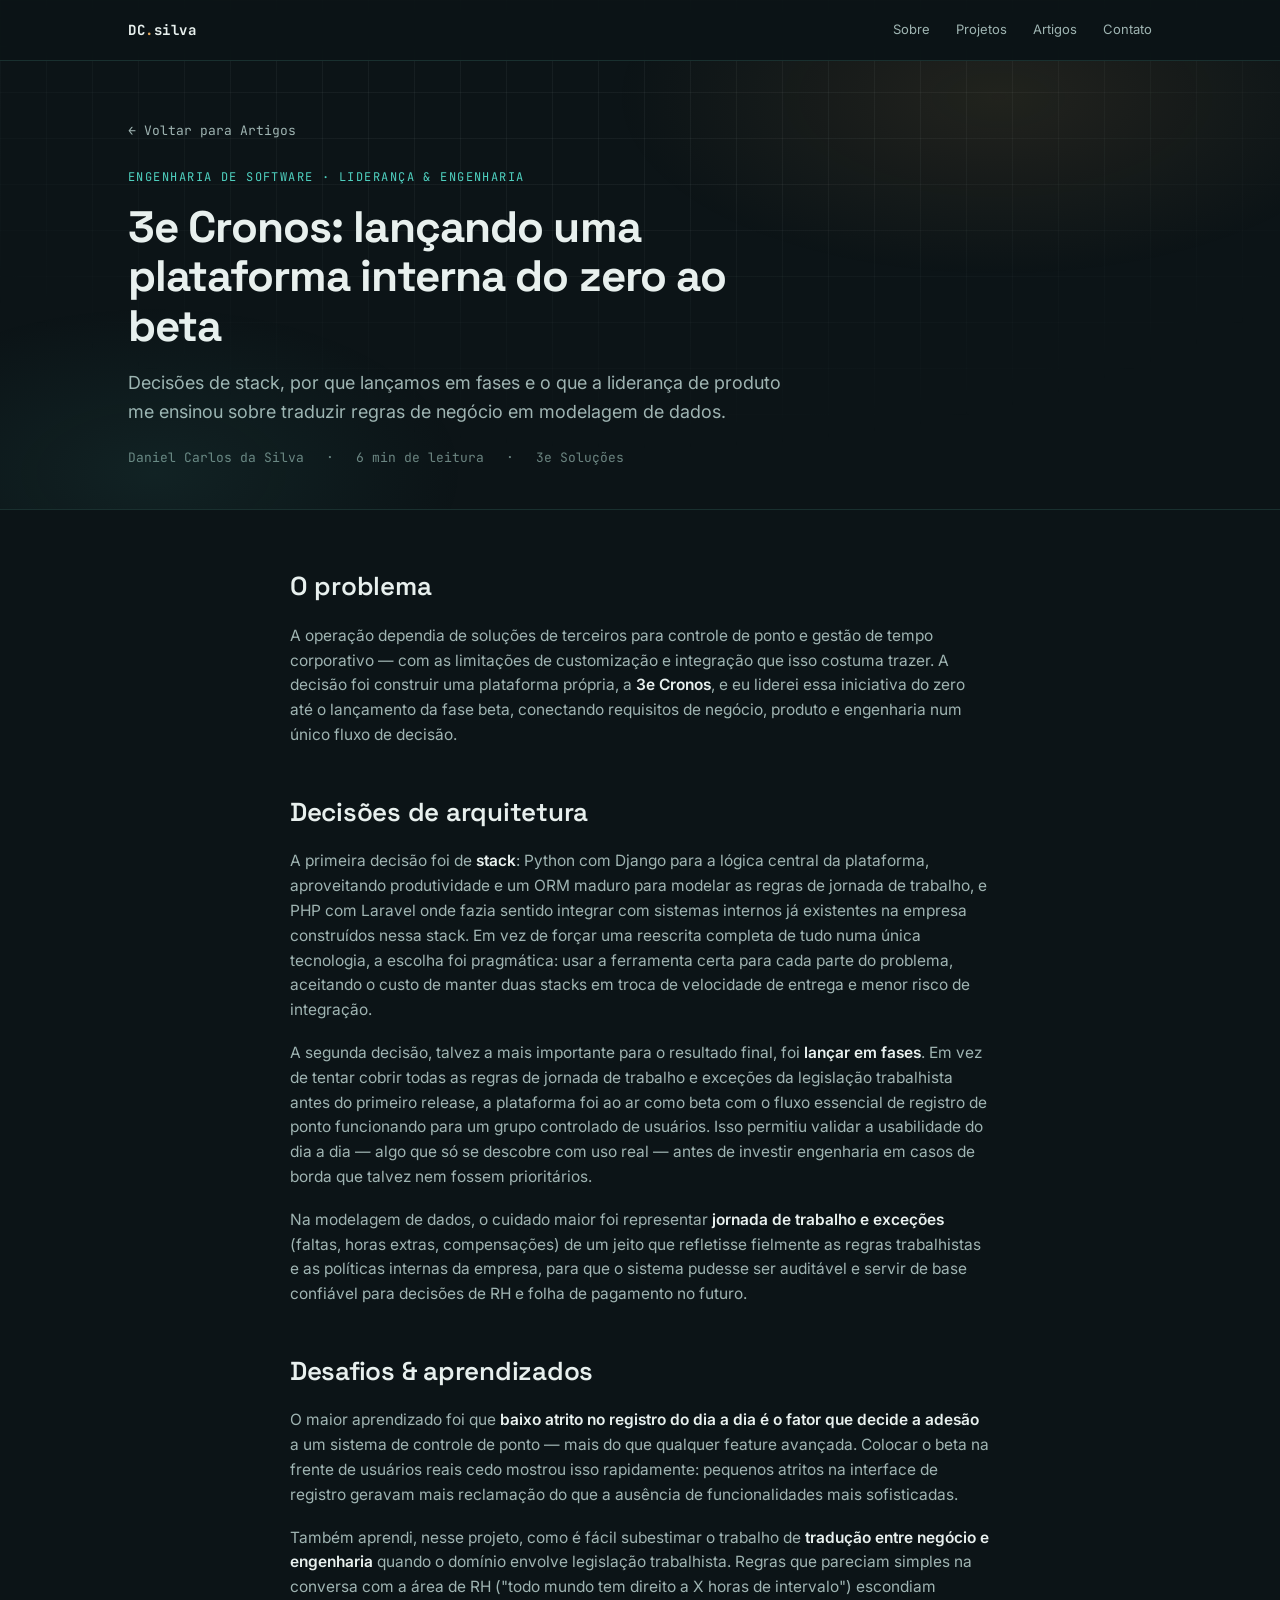
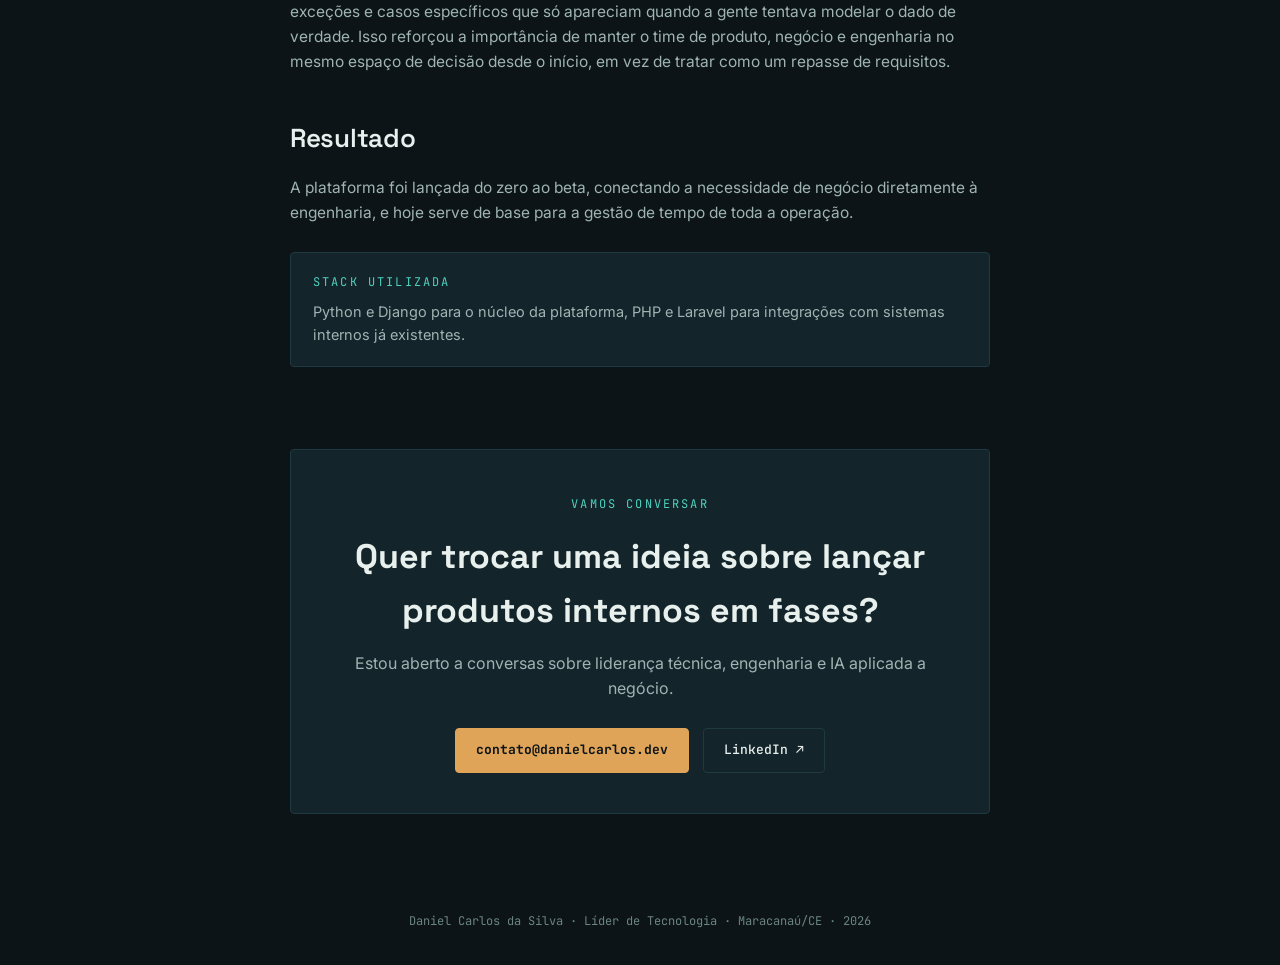
<file: artigos/3e-cronos-controle-ponto.html>
<!DOCTYPE html>
<html lang="pt-BR">
<head>
<meta charset="UTF-8">
<meta name="viewport" content="width=device-width, initial-scale=1.0">
<title>3e Cronos: lançando uma plataforma interna do zero ao beta — Daniel Carlos da Silva</title>
<meta name="description" content="Decisões de arquitetura e aprendizados liderando a criação e o lançamento beta da 3e Cronos, plataforma interna de controle de ponto e gestão de tempo.">
<meta name="theme-color" content="#0c1417">
<link rel="canonical" href="https://danielcarlos.dev/artigos/3e-cronos-controle-ponto.html">
<meta property="og:type" content="article">
<meta property="og:title" content="3e Cronos: lançando uma plataforma interna do zero ao beta">
<meta property="og:description" content="Decisões de stack, por que lançamos em fases e o que a liderança de produto me ensinou sobre traduzir regras de negócio em modelagem de dados.">
<meta property="og:url" content="https://danielcarlos.dev/artigos/3e-cronos-controle-ponto.html">
<meta property="og:locale" content="pt_BR">
<meta property="og:image" content="https://danielcarlos.dev/assets/og-image.png">
<meta property="og:image:width" content="1200">
<meta property="og:image:height" content="630">
<meta name="twitter:card" content="summary_large_image">
<meta name="twitter:title" content="3e Cronos: lançando uma plataforma interna do zero ao beta">
<meta name="twitter:description" content="Decisões de arquitetura e aprendizados lançando a plataforma 3e Cronos.">
<meta name="twitter:image" content="https://danielcarlos.dev/assets/og-image.png">
<link rel="icon" href="../assets/favicon.svg" type="image/svg+xml">
<link rel="icon" href="../assets/favicon.ico" sizes="any">
<link rel="apple-touch-icon" href="../assets/apple-touch-icon.png">
<link rel="preconnect" href="https://fonts.googleapis.com">
<link rel="preconnect" href="https://fonts.gstatic.com" crossorigin>
<link href="https://fonts.googleapis.com/css2?family=Space+Grotesk:wght@400;500;600;700&family=JetBrains+Mono:wght@400;500;700&family=Inter:wght@400;500;600&display=swap" rel="stylesheet">
<link rel="stylesheet" href="../css/style.css?v=20260926">
<script src="../js/article.js?v=20260926"></script>
<script type="application/ld+json">
{
  "@context": "https://schema.org",
  "@type": "Article",
  "headline": "3e Cronos: lançando uma plataforma interna do zero ao beta",
  "description": "Decisões de arquitetura e aprendizados liderando a criação e o lançamento beta da 3e Cronos, plataforma interna de controle de ponto e gestão de tempo.",
  "author": { "@type": "Person", "name": "Daniel Carlos da Silva", "url": "https://danielcarlos.dev/" },
  "url": "https://danielcarlos.dev/artigos/3e-cronos-controle-ponto.html"
}
</script>
</head>
<body>

<div class="bg-grid" aria-hidden="true"></div>
<div class="cursor-glow" id="cursorGlow" aria-hidden="true"></div>
<div class="scroll-progress"><span id="scrollBar"></span></div>

<nav>
  <div class="wrap">
    <a class="brand" href="../index.html">DC<span>.</span>silva</a>
    <div class="navlinks" id="navlinks">
      <a href="../index.html#sobre">Sobre</a>
      <a href="../index.html#projetos">Projetos</a>
      <a href="../index.html#artigos">Artigos</a>
      <a href="../index.html#contato">Contato</a>
    </div>
    <button class="nav-toggle" id="navToggle" aria-label="Abrir menu" aria-expanded="false"><span></span></button>
  </div>
</nav>

<header class="article-hero">
  <div class="wrap">
    <a class="back-link" href="../index.html#artigos">← Voltar para Artigos</a>
    <span class="cat">Engenharia de Software · Liderança &amp; engenharia</span>
    <h1>3e Cronos: lançando uma plataforma interna do zero ao beta</h1>
    <p class="dek">Decisões de stack, por que lançamos em fases e o que a liderança de produto me ensinou sobre traduzir regras de negócio em modelagem de dados.</p>
    <div class="article-meta-row">
      <span>Daniel Carlos da Silva</span>
      <span>·</span>
      <span>6 min de leitura</span>
      <span>·</span>
      <span>3e Soluções</span>
    </div>
  </div>
</header>

<div class="article-loading" role="status" aria-live="polite" hidden>Carregando texto do artigo...</div>

<article class="article-body">

  <h2>O problema</h2>
  <p>A operação dependia de soluções de terceiros para controle de ponto e gestão de tempo corporativo — com as limitações de customização e integração que isso costuma trazer. A decisão foi construir uma plataforma própria, a <strong>3e Cronos</strong>, e eu liderei essa iniciativa do zero até o lançamento da fase beta, conectando requisitos de negócio, produto e engenharia num único fluxo de decisão.</p>

  <h2>Decisões de arquitetura</h2>
  <p>A primeira decisão foi de <strong>stack</strong>: Python com Django para a lógica central da plataforma, aproveitando produtividade e um ORM maduro para modelar as regras de jornada de trabalho, e PHP com Laravel onde fazia sentido integrar com sistemas internos já existentes na empresa construídos nessa stack. Em vez de forçar uma reescrita completa de tudo numa única tecnologia, a escolha foi pragmática: usar a ferramenta certa para cada parte do problema, aceitando o custo de manter duas stacks em troca de velocidade de entrega e menor risco de integração.</p>
  <p>A segunda decisão, talvez a mais importante para o resultado final, foi <strong>lançar em fases</strong>. Em vez de tentar cobrir todas as regras de jornada de trabalho e exceções da legislação trabalhista antes do primeiro release, a plataforma foi ao ar como beta com o fluxo essencial de registro de ponto funcionando para um grupo controlado de usuários. Isso permitiu validar a usabilidade do dia a dia — algo que só se descobre com uso real — antes de investir engenharia em casos de borda que talvez nem fossem prioritários.</p>
  <p>Na modelagem de dados, o cuidado maior foi representar <strong>jornada de trabalho e exceções</strong> (faltas, horas extras, compensações) de um jeito que refletisse fielmente as regras trabalhistas e as políticas internas da empresa, para que o sistema pudesse ser auditável e servir de base confiável para decisões de RH e folha de pagamento no futuro.</p>

  <h2>Desafios &amp; aprendizados</h2>
  <p>O maior aprendizado foi que <strong>baixo atrito no registro do dia a dia é o fator que decide a adesão</strong> a um sistema de controle de ponto — mais do que qualquer feature avançada. Colocar o beta na frente de usuários reais cedo mostrou isso rapidamente: pequenos atritos na interface de registro geravam mais reclamação do que a ausência de funcionalidades mais sofisticadas.</p>
  <p>Também aprendi, nesse projeto, como é fácil subestimar o trabalho de <strong>tradução entre negócio e engenharia</strong> quando o domínio envolve legislação trabalhista. Regras que pareciam simples na conversa com a área de RH ("todo mundo tem direito a X horas de intervalo") escondiam exceções e casos específicos que só apareciam quando a gente tentava modelar o dado de verdade. Isso reforçou a importância de manter o time de produto, negócio e engenharia no mesmo espaço de decisão desde o início, em vez de tratar como um repasse de requisitos.</p>

  <h2>Resultado</h2>
  <p>A plataforma foi lançada do zero ao beta, conectando a necessidade de negócio diretamente à engenharia, e hoje serve de base para a gestão de tempo de toda a operação.</p>

  <div class="article-callout">
    <span class="eyebrow">Stack utilizada</span>
    <p>Python e Django para o núcleo da plataforma, PHP e Laravel para integrações com sistemas internos já existentes.</p>
  </div>

</article>

<div class="article-footer-cta">
  <div class="contact-box reveal">
    <span class="eyebrow">vamos conversar</span>
    <h2 style="margin-top:14px">Quer trocar uma ideia sobre lançar produtos internos em fases?</h2>
    <p>Estou aberto a conversas sobre liderança técnica, engenharia e IA aplicada a negócio.</p>
    <div class="contact-links">
      <a class="btn primary" href="mailto:contato@danielcarlos.dev">contato@danielcarlos.dev</a>
      <a class="btn" href="https://www.linkedin.com/in/danielcdasilva" target="_blank" rel="noopener">LinkedIn ↗</a>
    </div>
  </div>
</div>

<footer>
  <div class="wrap">
    <p>Daniel Carlos da Silva · Líder de Tecnologia · Maracanaú/CE · 2026</p>
  </div>
</footer>

<button class="to-top" id="toTop" aria-label="Voltar ao topo">↑</button>

<script src="../js/main.js?v=20260926"></script>

</body>
</html>
</file>
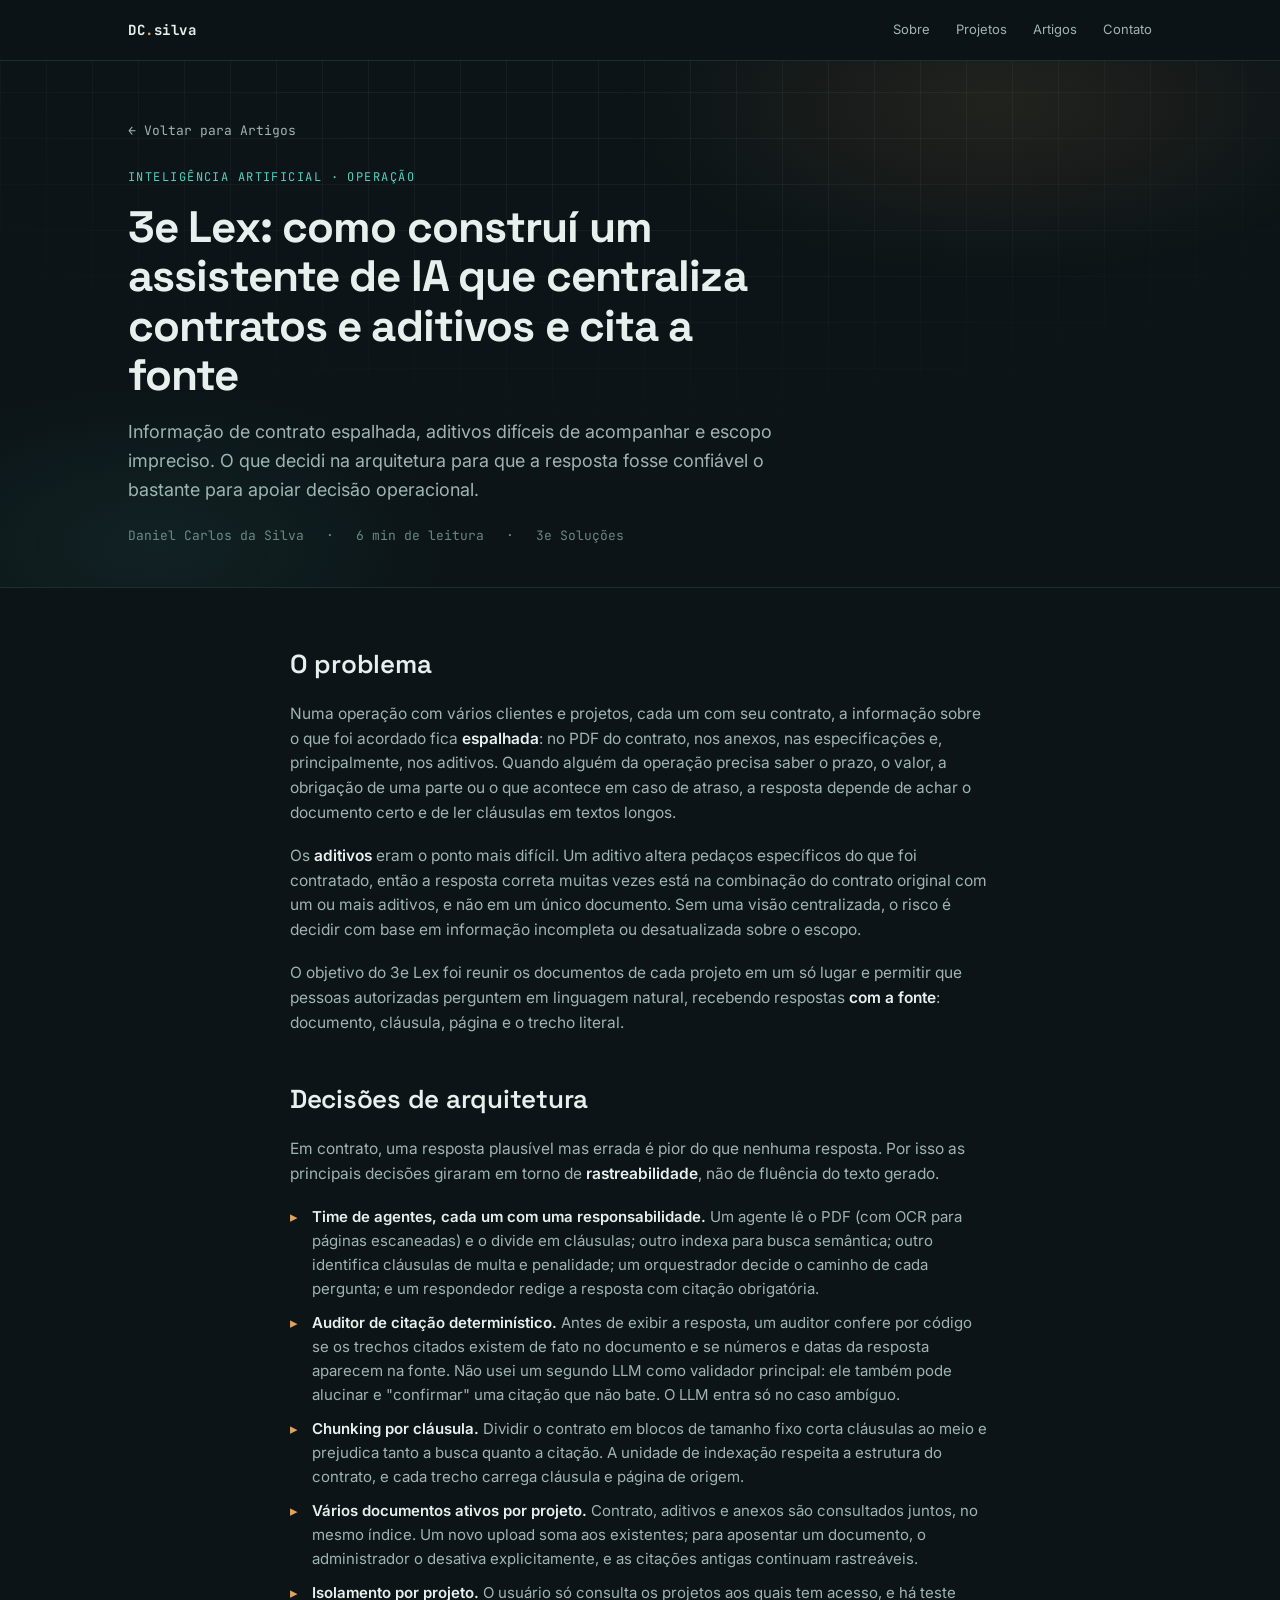
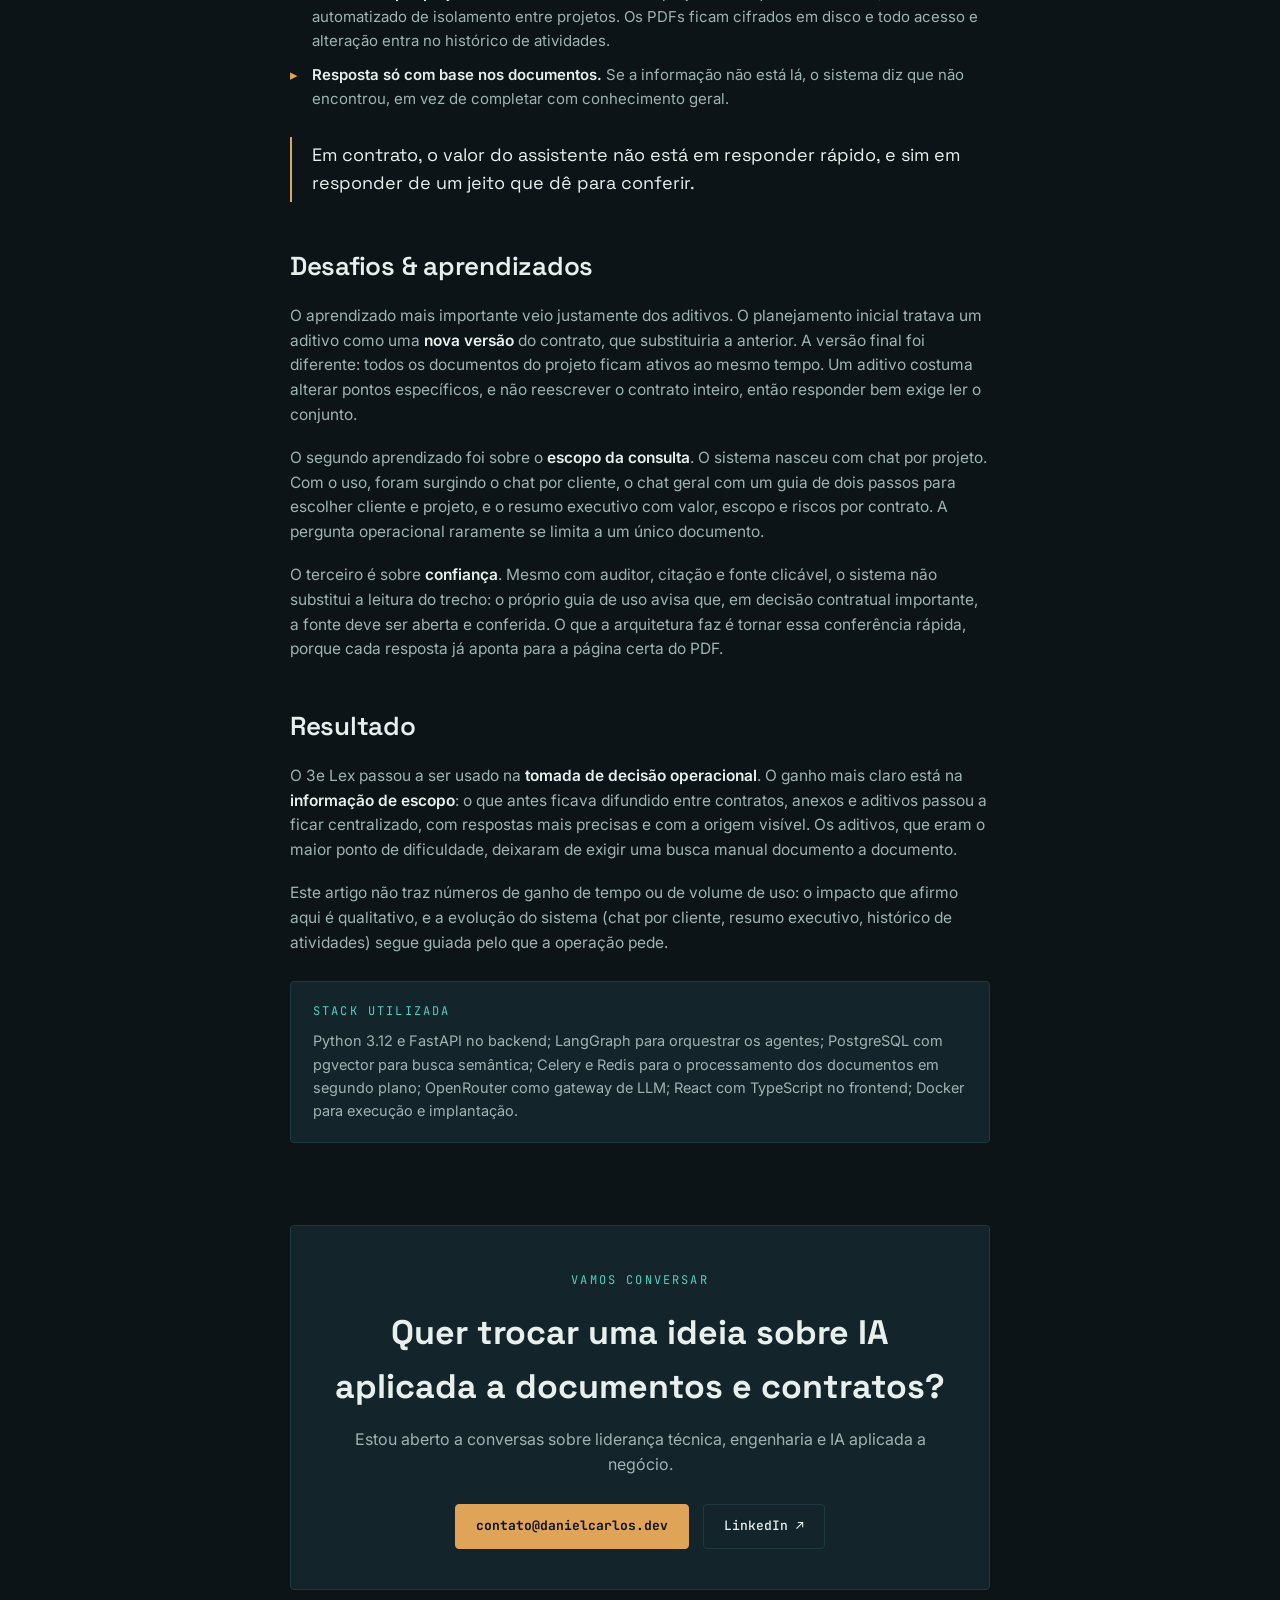
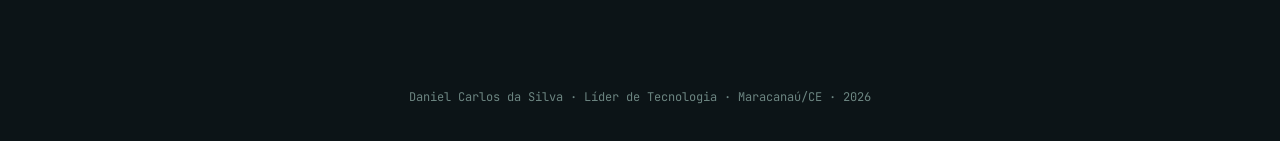
<file: artigos/3e-lex-analise-contratos-ia.html>
<!DOCTYPE html>
<html lang="pt-BR">
<head>
<meta charset="UTF-8">
<meta name="viewport" content="width=device-width, initial-scale=1.0">
<title>3e Lex: IA para análise de contratos e aditivos — Daniel Carlos da Silva</title>
<meta name="description" content="Como construí um time de agentes de IA que centraliza a informação de contratos e aditivos e responde com citação de cláusula e página, e o que mudou na decisão operacional.">
<meta name="theme-color" content="#0c1417">
<link rel="canonical" href="https://danielcarlos.dev/artigos/3e-lex-analise-contratos-ia.html">
<meta property="og:type" content="article">
<meta property="og:title" content="3e Lex: IA para análise de contratos e aditivos">
<meta property="og:description" content="Informação de contrato espalhada, aditivos difíceis de acompanhar e escopo impreciso: como um assistente de IA que cita a fonte passou a apoiar a decisão operacional.">
<meta property="og:url" content="https://danielcarlos.dev/artigos/3e-lex-analise-contratos-ia.html">
<meta property="og:locale" content="pt_BR">
<meta property="og:image" content="https://danielcarlos.dev/assets/og-image.png">
<meta property="og:image:width" content="1200">
<meta property="og:image:height" content="630">
<meta name="twitter:card" content="summary_large_image">
<meta name="twitter:title" content="3e Lex: IA para análise de contratos e aditivos">
<meta name="twitter:description" content="Decisões de arquitetura e aprendizados construindo um assistente de IA que responde sobre contratos citando cláusula e página.">
<meta name="twitter:image" content="https://danielcarlos.dev/assets/og-image.png">
<link rel="icon" href="../assets/favicon.svg" type="image/svg+xml">
<link rel="icon" href="../assets/favicon.ico" sizes="any">
<link rel="apple-touch-icon" href="../assets/apple-touch-icon.png">
<link rel="preconnect" href="https://fonts.googleapis.com">
<link rel="preconnect" href="https://fonts.gstatic.com" crossorigin>
<link href="https://fonts.googleapis.com/css2?family=Space+Grotesk:wght@400;500;600;700&family=JetBrains+Mono:wght@400;500;700&family=Inter:wght@400;500;600&display=swap" rel="stylesheet">
<link rel="stylesheet" href="../css/style.css?v=20260926">
<script src="../js/article.js?v=20260926"></script>
<script type="application/ld+json">
{
  "@context": "https://schema.org",
  "@type": "Article",
  "headline": "3e Lex: IA para análise de contratos e aditivos",
  "description": "Como construí um time de agentes de IA que centraliza a informação de contratos e aditivos e responde com citação de cláusula e página, e o que mudou na decisão operacional.",
  "author": { "@type": "Person", "name": "Daniel Carlos da Silva", "url": "https://danielcarlos.dev/" },
  "url": "https://danielcarlos.dev/artigos/3e-lex-analise-contratos-ia.html"
}
</script>
</head>
<body>

<div class="bg-grid" aria-hidden="true"></div>
<div class="cursor-glow" id="cursorGlow" aria-hidden="true"></div>
<div class="scroll-progress"><span id="scrollBar"></span></div>

<nav>
  <div class="wrap">
    <a class="brand" href="../index.html">DC<span>.</span>silva</a>
    <div class="navlinks" id="navlinks">
      <a href="../index.html#sobre">Sobre</a>
      <a href="../index.html#projetos">Projetos</a>
      <a href="../index.html#artigos">Artigos</a>
      <a href="../index.html#contato">Contato</a>
    </div>
    <button class="nav-toggle" id="navToggle" aria-label="Abrir menu" aria-expanded="false"><span></span></button>
  </div>
</nav>

<header class="article-hero">
  <div class="wrap">
    <a class="back-link" href="../index.html#artigos">← Voltar para Artigos</a>
    <span class="cat">Inteligência Artificial · Operação</span>
    <h1>3e Lex: como construí um assistente de IA que centraliza contratos e aditivos e cita a fonte</h1>
    <p class="dek">Informação de contrato espalhada, aditivos difíceis de acompanhar e escopo impreciso. O que decidi na arquitetura para que a resposta fosse confiável o bastante para apoiar decisão operacional.</p>
    <div class="article-meta-row">
      <span>Daniel Carlos da Silva</span>
      <span>·</span>
      <span>6 min de leitura</span>
      <span>·</span>
      <span>3e Soluções</span>
    </div>
  </div>
</header>

<div class="article-loading" role="status" aria-live="polite" hidden>Carregando texto do artigo...</div>

<article class="article-body">

  <h2>O problema</h2>
  <p>Numa operação com vários clientes e projetos, cada um com seu contrato, a informação sobre o que foi acordado fica <strong>espalhada</strong>: no PDF do contrato, nos anexos, nas especificações e, principalmente, nos aditivos. Quando alguém da operação precisa saber o prazo, o valor, a obrigação de uma parte ou o que acontece em caso de atraso, a resposta depende de achar o documento certo e de ler cláusulas em textos longos.</p>
  <p>Os <strong>aditivos</strong> eram o ponto mais difícil. Um aditivo altera pedaços específicos do que foi contratado, então a resposta correta muitas vezes está na combinação do contrato original com um ou mais aditivos, e não em um único documento. Sem uma visão centralizada, o risco é decidir com base em informação incompleta ou desatualizada sobre o escopo.</p>
  <p>O objetivo do 3e Lex foi reunir os documentos de cada projeto em um só lugar e permitir que pessoas autorizadas perguntem em linguagem natural, recebendo respostas <strong>com a fonte</strong>: documento, cláusula, página e o trecho literal.</p>

  <h2>Decisões de arquitetura</h2>
  <p>Em contrato, uma resposta plausível mas errada é pior do que nenhuma resposta. Por isso as principais decisões giraram em torno de <strong>rastreabilidade</strong>, não de fluência do texto gerado.</p>
  <ul>
    <li><strong>Time de agentes, cada um com uma responsabilidade.</strong> Um agente lê o PDF (com OCR para páginas escaneadas) e o divide em cláusulas; outro indexa para busca semântica; outro identifica cláusulas de multa e penalidade; um orquestrador decide o caminho de cada pergunta; e um respondedor redige a resposta com citação obrigatória.</li>
    <li><strong>Auditor de citação determinístico.</strong> Antes de exibir a resposta, um auditor confere por código se os trechos citados existem de fato no documento e se números e datas da resposta aparecem na fonte. Não usei um segundo LLM como validador principal: ele também pode alucinar e "confirmar" uma citação que não bate. O LLM entra só no caso ambíguo.</li>
    <li><strong>Chunking por cláusula.</strong> Dividir o contrato em blocos de tamanho fixo corta cláusulas ao meio e prejudica tanto a busca quanto a citação. A unidade de indexação respeita a estrutura do contrato, e cada trecho carrega cláusula e página de origem.</li>
    <li><strong>Vários documentos ativos por projeto.</strong> Contrato, aditivos e anexos são consultados juntos, no mesmo índice. Um novo upload soma aos existentes; para aposentar um documento, o administrador o desativa explicitamente, e as citações antigas continuam rastreáveis.</li>
    <li><strong>Isolamento por projeto.</strong> O usuário só consulta os projetos aos quais tem acesso, e há teste automatizado de isolamento entre projetos. Os PDFs ficam cifrados em disco e todo acesso e alteração entra no histórico de atividades.</li>
    <li><strong>Resposta só com base nos documentos.</strong> Se a informação não está lá, o sistema diz que não encontrou, em vez de completar com conhecimento geral.</li>
  </ul>
  <blockquote>Em contrato, o valor do assistente não está em responder rápido, e sim em responder de um jeito que dê para conferir.</blockquote>

  <h2>Desafios &amp; aprendizados</h2>
  <p>O aprendizado mais importante veio justamente dos aditivos. O planejamento inicial tratava um aditivo como uma <strong>nova versão</strong> do contrato, que substituiria a anterior. A versão final foi diferente: todos os documentos do projeto ficam ativos ao mesmo tempo. Um aditivo costuma alterar pontos específicos, e não reescrever o contrato inteiro, então responder bem exige ler o conjunto.</p>
  <p>O segundo aprendizado foi sobre o <strong>escopo da consulta</strong>. O sistema nasceu com chat por projeto. Com o uso, foram surgindo o chat por cliente, o chat geral com um guia de dois passos para escolher cliente e projeto, e o resumo executivo com valor, escopo e riscos por contrato. A pergunta operacional raramente se limita a um único documento.</p>
  <p>O terceiro é sobre <strong>confiança</strong>. Mesmo com auditor, citação e fonte clicável, o sistema não substitui a leitura do trecho: o próprio guia de uso avisa que, em decisão contratual importante, a fonte deve ser aberta e conferida. O que a arquitetura faz é tornar essa conferência rápida, porque cada resposta já aponta para a página certa do PDF.</p>

  <h2>Resultado</h2>
  <p>O 3e Lex passou a ser usado na <strong>tomada de decisão operacional</strong>. O ganho mais claro está na <strong>informação de escopo</strong>: o que antes ficava difundido entre contratos, anexos e aditivos passou a ficar centralizado, com respostas mais precisas e com a origem visível. Os aditivos, que eram o maior ponto de dificuldade, deixaram de exigir uma busca manual documento a documento.</p>
  <p>Este artigo não traz números de ganho de tempo ou de volume de uso: o impacto que afirmo aqui é qualitativo, e a evolução do sistema (chat por cliente, resumo executivo, histórico de atividades) segue guiada pelo que a operação pede.</p>

  <div class="article-callout">
    <span class="eyebrow">Stack utilizada</span>
    <p>Python 3.12 e FastAPI no backend; LangGraph para orquestrar os agentes; PostgreSQL com pgvector para busca semântica; Celery e Redis para o processamento dos documentos em segundo plano; OpenRouter como gateway de LLM; React com TypeScript no frontend; Docker para execução e implantação.</p>
  </div>

</article>

<div class="article-footer-cta">
  <div class="contact-box reveal">
    <span class="eyebrow">vamos conversar</span>
    <h2 style="margin-top:14px">Quer trocar uma ideia sobre IA aplicada a documentos e contratos?</h2>
    <p>Estou aberto a conversas sobre liderança técnica, engenharia e IA aplicada a negócio.</p>
    <div class="contact-links">
      <a class="btn primary" href="mailto:contato@danielcarlos.dev">contato@danielcarlos.dev</a>
      <a class="btn" href="https://www.linkedin.com/in/danielcdasilva" target="_blank" rel="noopener">LinkedIn ↗</a>
    </div>
  </div>
</div>

<footer>
  <div class="wrap">
    <p>Daniel Carlos da Silva · Líder de Tecnologia · Maracanaú/CE · 2026</p>
  </div>
</footer>

<button class="to-top" id="toTop" aria-label="Voltar ao topo">↑</button>

<script src="../js/main.js?v=20260926"></script>

</body>
</html>
</file>
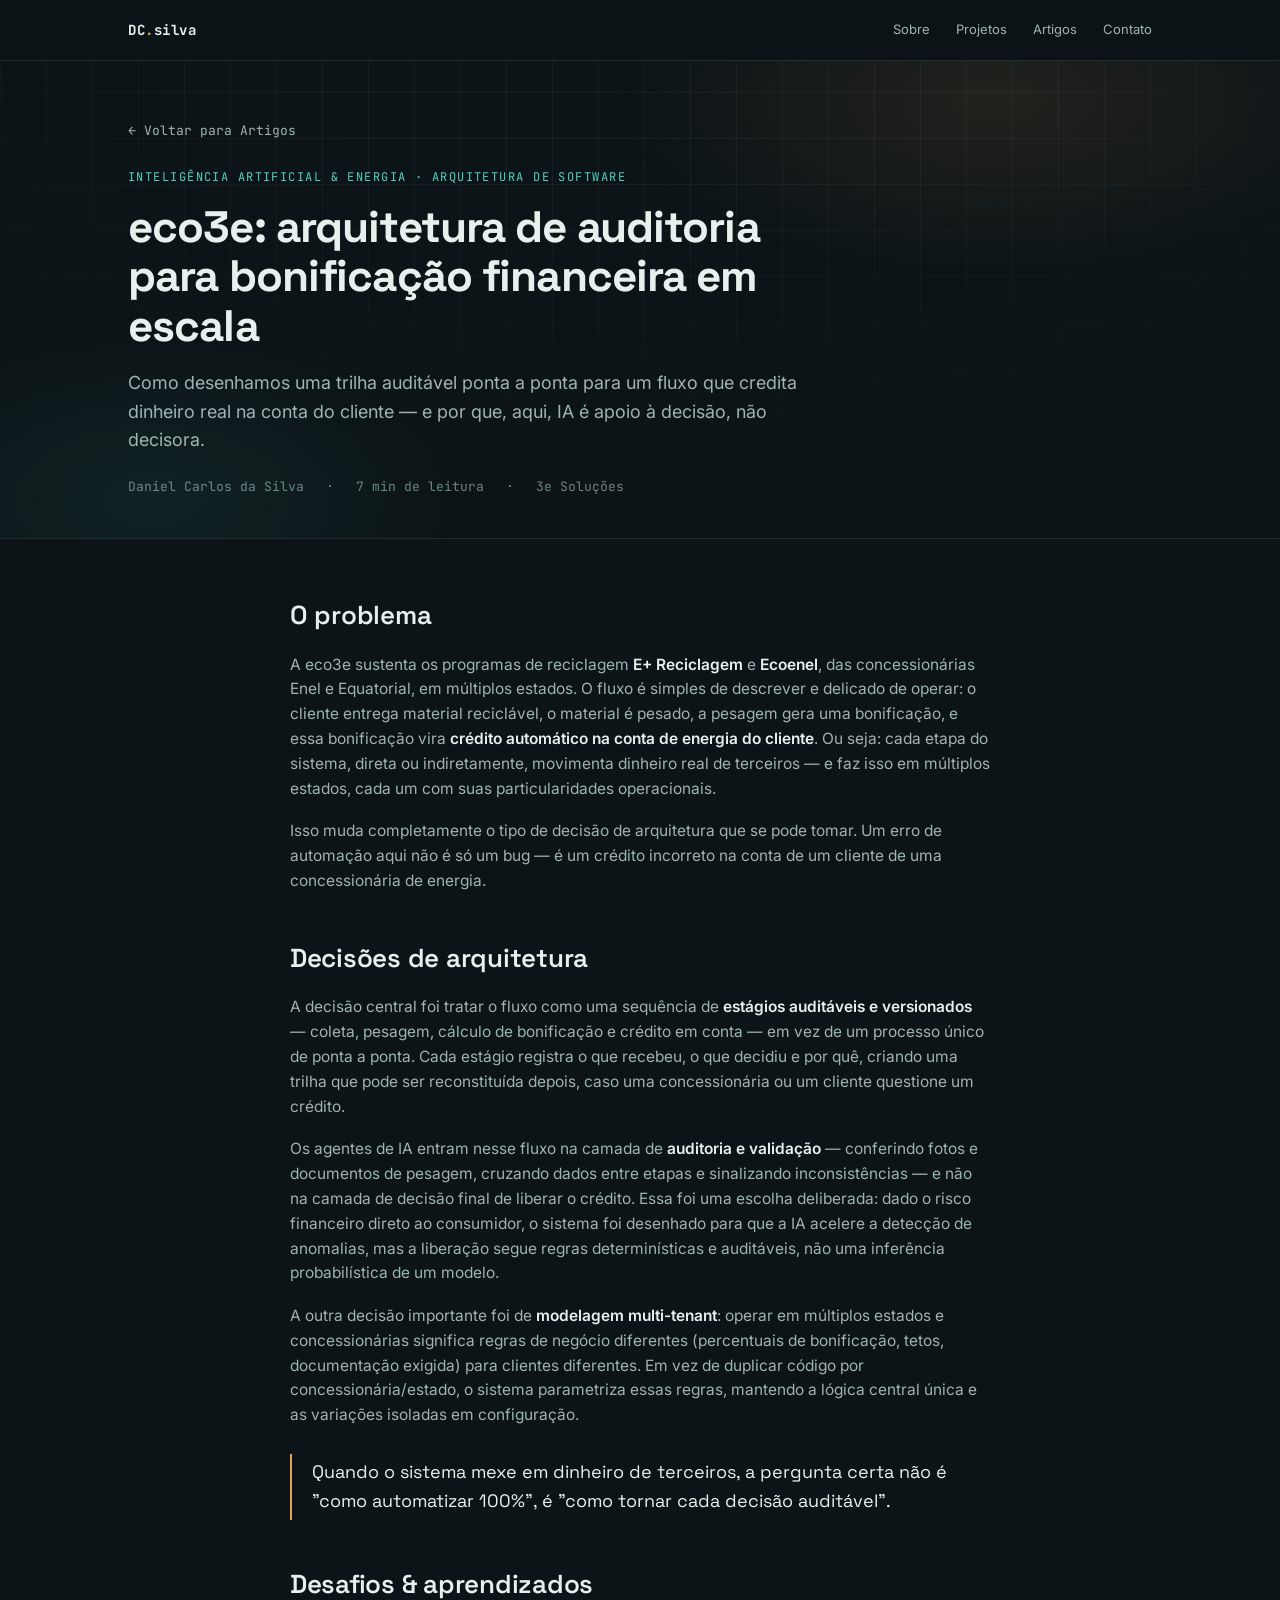
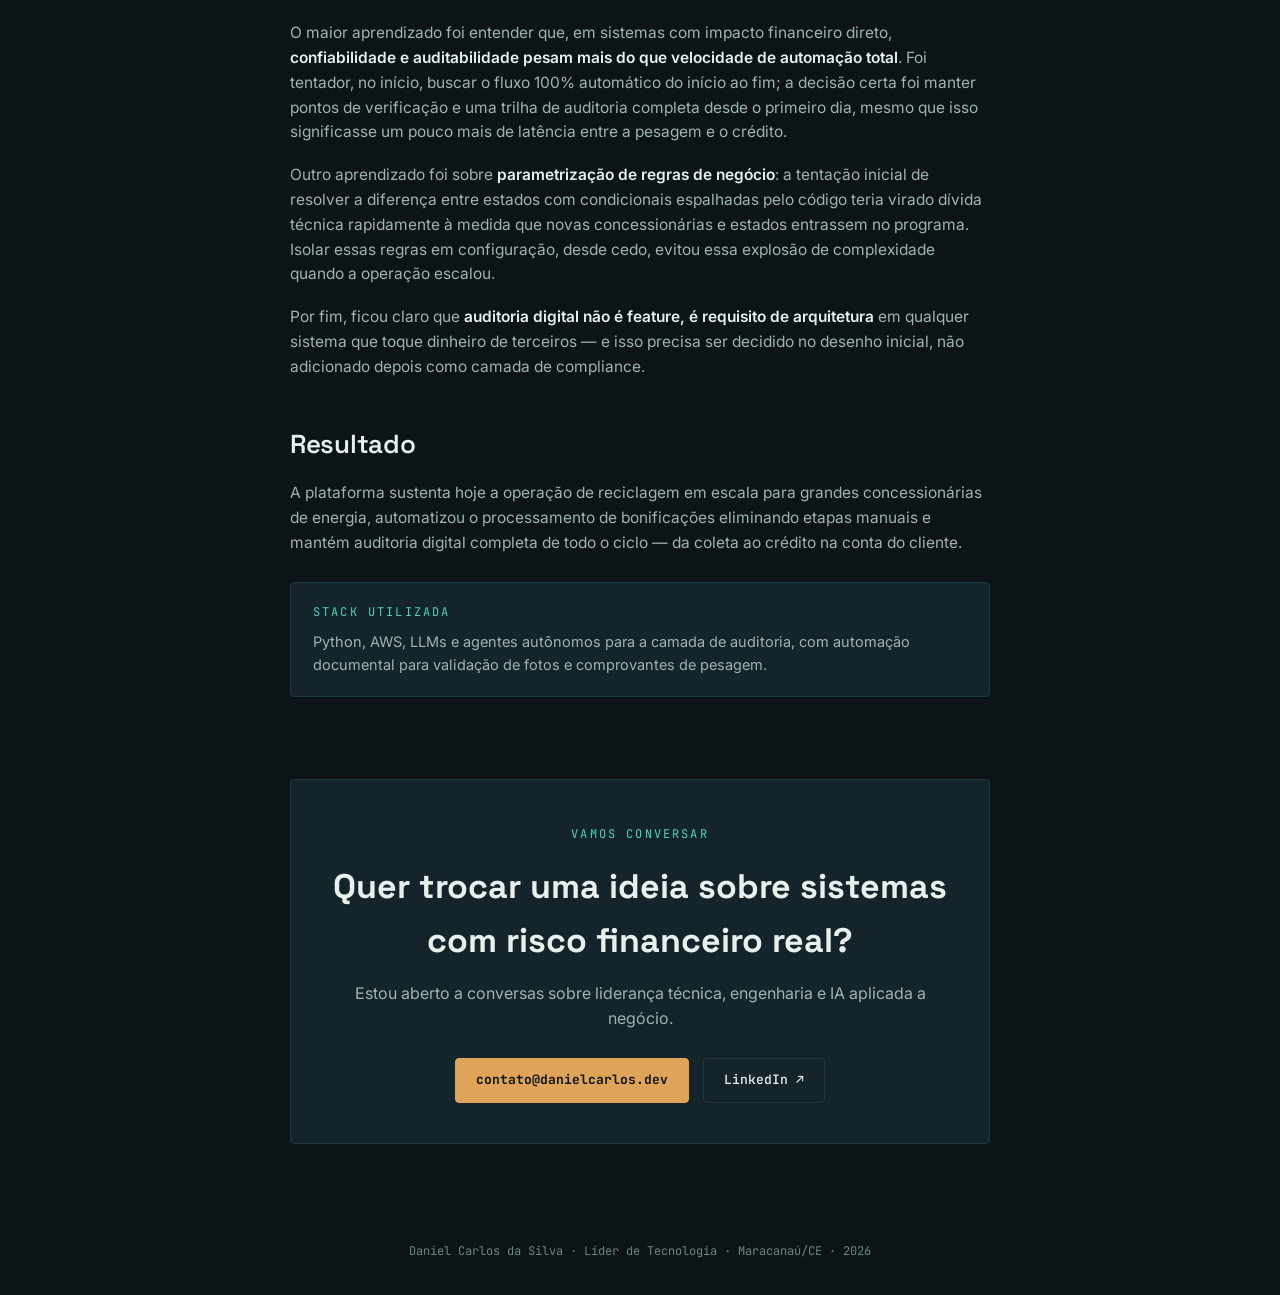
<file: artigos/eco3e-plataforma-reciclagem.html>
<!DOCTYPE html>
<html lang="pt-BR">
<head>
<meta charset="UTF-8">
<meta name="viewport" content="width=device-width, initial-scale=1.0">
<title>eco3e — arquitetura de auditoria para bonificação financeira em escala — Daniel Carlos da Silva</title>
<meta name="description" content="Decisões de arquitetura e aprendizados construindo a plataforma eco3e, que sustenta programas de reciclagem e bonificação de concessionárias de energia.">
<meta name="theme-color" content="#0c1417">
<link rel="canonical" href="https://danielcarlos.dev/artigos/eco3e-plataforma-reciclagem.html">
<meta property="og:type" content="article">
<meta property="og:title" content="eco3e: arquitetura de auditoria para bonificação financeira em escala">
<meta property="og:description" content="Como desenhamos uma trilha auditável ponta a ponta para um fluxo que credita dinheiro real na conta do cliente — e por que IA aqui é apoio, não decisão final.">
<meta property="og:url" content="https://danielcarlos.dev/artigos/eco3e-plataforma-reciclagem.html">
<meta property="og:locale" content="pt_BR">
<meta property="og:image" content="https://danielcarlos.dev/assets/og-image.png">
<meta property="og:image:width" content="1200">
<meta property="og:image:height" content="630">
<meta name="twitter:card" content="summary_large_image">
<meta name="twitter:title" content="eco3e: arquitetura de auditoria para bonificação financeira em escala">
<meta name="twitter:description" content="Decisões de arquitetura e aprendizados na plataforma eco3e (Enel/Equatorial).">
<meta name="twitter:image" content="https://danielcarlos.dev/assets/og-image.png">
<link rel="icon" href="../assets/favicon.svg" type="image/svg+xml">
<link rel="icon" href="../assets/favicon.ico" sizes="any">
<link rel="apple-touch-icon" href="../assets/apple-touch-icon.png">
<link rel="preconnect" href="https://fonts.googleapis.com">
<link rel="preconnect" href="https://fonts.gstatic.com" crossorigin>
<link href="https://fonts.googleapis.com/css2?family=Space+Grotesk:wght@400;500;600;700&family=JetBrains+Mono:wght@400;500;700&family=Inter:wght@400;500;600&display=swap" rel="stylesheet">
<link rel="stylesheet" href="../css/style.css?v=20260926">
<script src="../js/article.js?v=20260926"></script>
<script type="application/ld+json">
{
  "@context": "https://schema.org",
  "@type": "Article",
  "headline": "eco3e: arquitetura de auditoria para bonificação financeira em escala",
  "description": "Decisões de arquitetura e aprendizados construindo a plataforma eco3e, que sustenta programas de reciclagem e bonificação de concessionárias de energia.",
  "author": { "@type": "Person", "name": "Daniel Carlos da Silva", "url": "https://danielcarlos.dev/" },
  "url": "https://danielcarlos.dev/artigos/eco3e-plataforma-reciclagem.html"
}
</script>
</head>
<body>

<div class="bg-grid" aria-hidden="true"></div>
<div class="cursor-glow" id="cursorGlow" aria-hidden="true"></div>
<div class="scroll-progress"><span id="scrollBar"></span></div>

<nav>
  <div class="wrap">
    <a class="brand" href="../index.html">DC<span>.</span>silva</a>
    <div class="navlinks" id="navlinks">
      <a href="../index.html#sobre">Sobre</a>
      <a href="../index.html#projetos">Projetos</a>
      <a href="../index.html#artigos">Artigos</a>
      <a href="../index.html#contato">Contato</a>
    </div>
    <button class="nav-toggle" id="navToggle" aria-label="Abrir menu" aria-expanded="false"><span></span></button>
  </div>
</nav>

<header class="article-hero">
  <div class="wrap">
    <a class="back-link" href="../index.html#artigos">← Voltar para Artigos</a>
    <span class="cat">Inteligência Artificial &amp; Energia · Arquitetura de software</span>
    <h1>eco3e: arquitetura de auditoria para bonificação financeira em escala</h1>
    <p class="dek">Como desenhamos uma trilha auditável ponta a ponta para um fluxo que credita dinheiro real na conta do cliente — e por que, aqui, IA é apoio à decisão, não decisora.</p>
    <div class="article-meta-row">
      <span>Daniel Carlos da Silva</span>
      <span>·</span>
      <span>7 min de leitura</span>
      <span>·</span>
      <span>3e Soluções</span>
    </div>
  </div>
</header>

<div class="article-loading" role="status" aria-live="polite" hidden>Carregando texto do artigo...</div>

<article class="article-body">

  <h2>O problema</h2>
  <p>A eco3e sustenta os programas de reciclagem <strong>E+ Reciclagem</strong> e <strong>Ecoenel</strong>, das concessionárias Enel e Equatorial, em múltiplos estados. O fluxo é simples de descrever e delicado de operar: o cliente entrega material reciclável, o material é pesado, a pesagem gera uma bonificação, e essa bonificação vira <strong>crédito automático na conta de energia do cliente</strong>. Ou seja: cada etapa do sistema, direta ou indiretamente, movimenta dinheiro real de terceiros — e faz isso em múltiplos estados, cada um com suas particularidades operacionais.</p>
  <p>Isso muda completamente o tipo de decisão de arquitetura que se pode tomar. Um erro de automação aqui não é só um bug — é um crédito incorreto na conta de um cliente de uma concessionária de energia.</p>

  <h2>Decisões de arquitetura</h2>
  <p>A decisão central foi tratar o fluxo como uma sequência de <strong>estágios auditáveis e versionados</strong> — coleta, pesagem, cálculo de bonificação e crédito em conta — em vez de um processo único de ponta a ponta. Cada estágio registra o que recebeu, o que decidiu e por quê, criando uma trilha que pode ser reconstituída depois, caso uma concessionária ou um cliente questione um crédito.</p>
  <p>Os agentes de IA entram nesse fluxo na camada de <strong>auditoria e validação</strong> — conferindo fotos e documentos de pesagem, cruzando dados entre etapas e sinalizando inconsistências — e não na camada de decisão final de liberar o crédito. Essa foi uma escolha deliberada: dado o risco financeiro direto ao consumidor, o sistema foi desenhado para que a IA acelere a detecção de anomalias, mas a liberação segue regras determinísticas e auditáveis, não uma inferência probabilística de um modelo.</p>
  <p>A outra decisão importante foi de <strong>modelagem multi-tenant</strong>: operar em múltiplos estados e concessionárias significa regras de negócio diferentes (percentuais de bonificação, tetos, documentação exigida) para clientes diferentes. Em vez de duplicar código por concessionária/estado, o sistema parametriza essas regras, mantendo a lógica central única e as variações isoladas em configuração.</p>
  <blockquote>Quando o sistema mexe em dinheiro de terceiros, a pergunta certa não é "como automatizar 100%", é "como tornar cada decisão auditável".</blockquote>

  <h2>Desafios &amp; aprendizados</h2>
  <p>O maior aprendizado foi entender que, em sistemas com impacto financeiro direto, <strong>confiabilidade e auditabilidade pesam mais do que velocidade de automação total</strong>. Foi tentador, no início, buscar o fluxo 100% automático do início ao fim; a decisão certa foi manter pontos de verificação e uma trilha de auditoria completa desde o primeiro dia, mesmo que isso significasse um pouco mais de latência entre a pesagem e o crédito.</p>
  <p>Outro aprendizado foi sobre <strong>parametrização de regras de negócio</strong>: a tentação inicial de resolver a diferença entre estados com condicionais espalhadas pelo código teria virado dívida técnica rapidamente à medida que novas concessionárias e estados entrassem no programa. Isolar essas regras em configuração, desde cedo, evitou essa explosão de complexidade quando a operação escalou.</p>
  <p>Por fim, ficou claro que <strong>auditoria digital não é feature, é requisito de arquitetura</strong> em qualquer sistema que toque dinheiro de terceiros — e isso precisa ser decidido no desenho inicial, não adicionado depois como camada de compliance.</p>

  <h2>Resultado</h2>
  <p>A plataforma sustenta hoje a operação de reciclagem em escala para grandes concessionárias de energia, automatizou o processamento de bonificações eliminando etapas manuais e mantém auditoria digital completa de todo o ciclo — da coleta ao crédito na conta do cliente.</p>

  <div class="article-callout">
    <span class="eyebrow">Stack utilizada</span>
    <p>Python, AWS, LLMs e agentes autônomos para a camada de auditoria, com automação documental para validação de fotos e comprovantes de pesagem.</p>
  </div>

</article>

<div class="article-footer-cta">
  <div class="contact-box reveal">
    <span class="eyebrow">vamos conversar</span>
    <h2 style="margin-top:14px">Quer trocar uma ideia sobre sistemas com risco financeiro real?</h2>
    <p>Estou aberto a conversas sobre liderança técnica, engenharia e IA aplicada a negócio.</p>
    <div class="contact-links">
      <a class="btn primary" href="mailto:contato@danielcarlos.dev">contato@danielcarlos.dev</a>
      <a class="btn" href="https://www.linkedin.com/in/danielcdasilva" target="_blank" rel="noopener">LinkedIn ↗</a>
    </div>
  </div>
</div>

<footer>
  <div class="wrap">
    <p>Daniel Carlos da Silva · Líder de Tecnologia · Maracanaú/CE · 2026</p>
  </div>
</footer>

<button class="to-top" id="toTop" aria-label="Voltar ao topo">↑</button>

<script src="../js/main.js?v=20260926"></script>

</body>
</html>
</file>
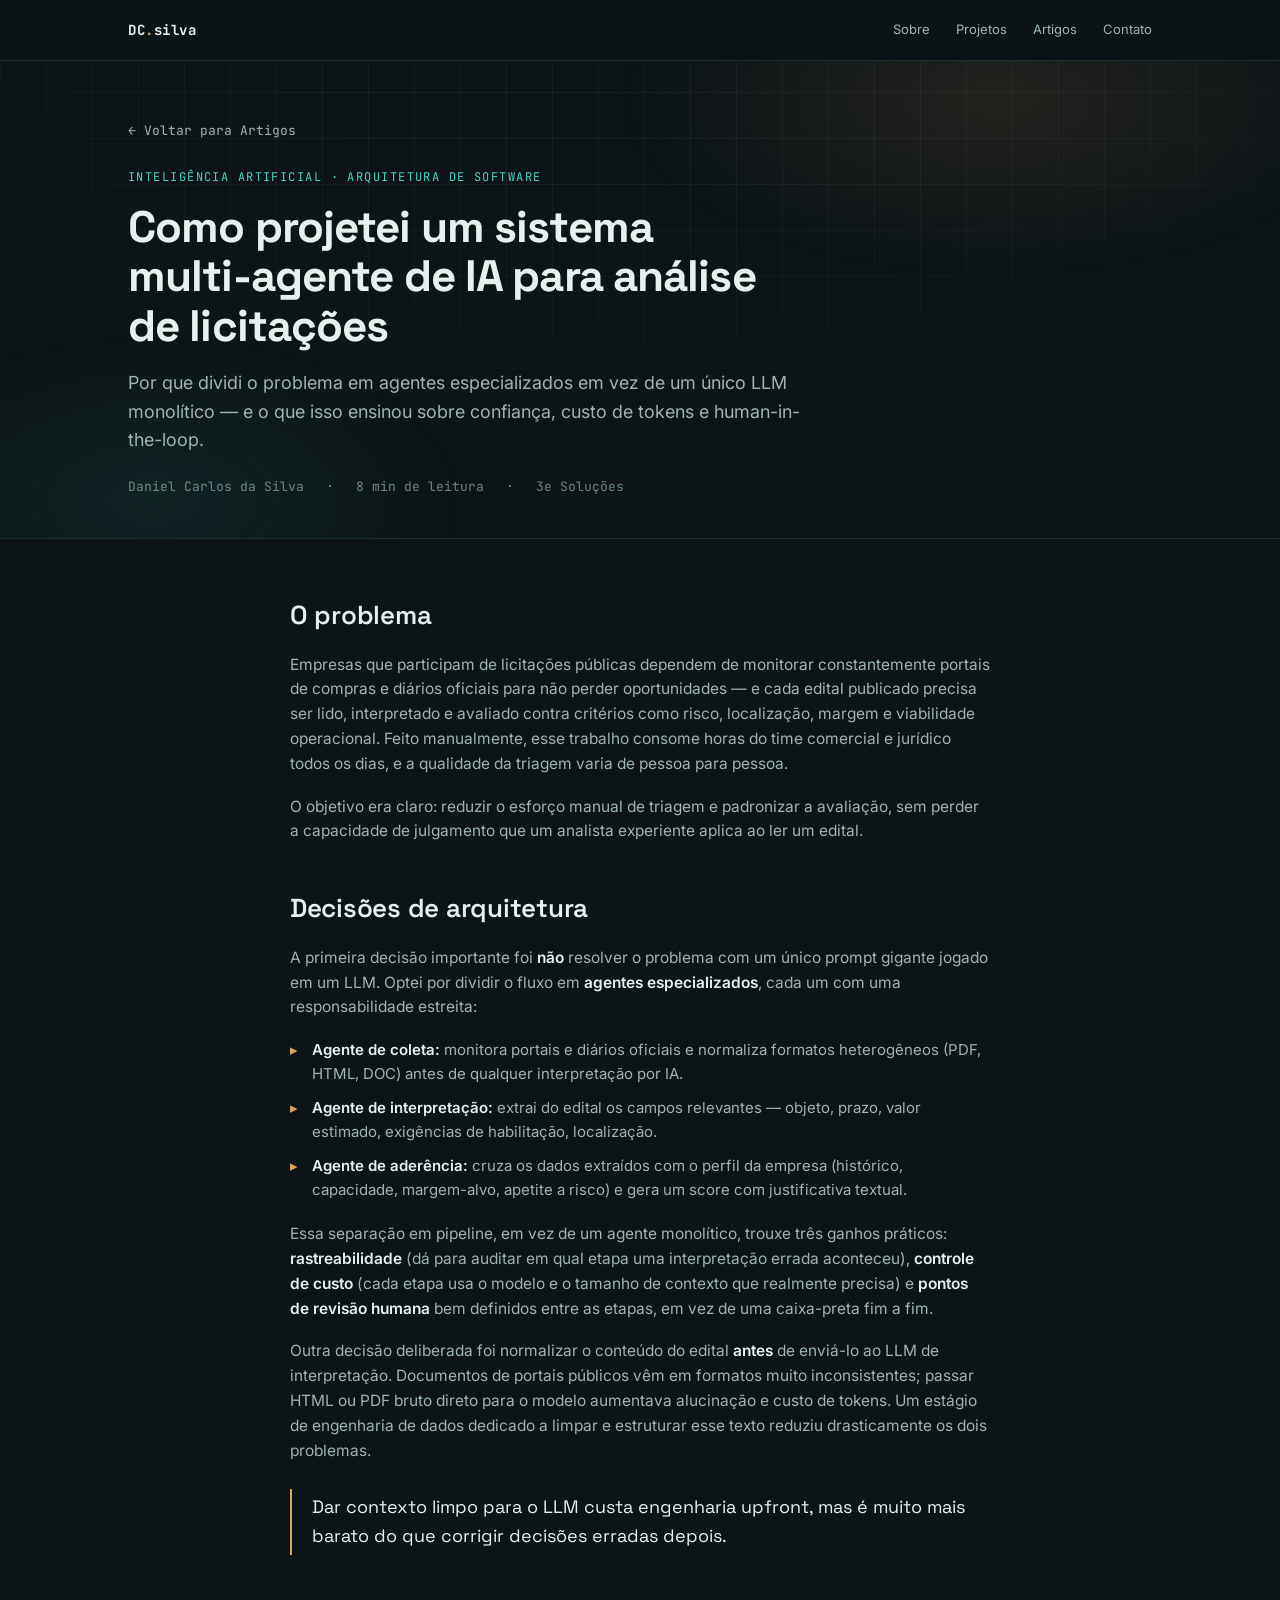
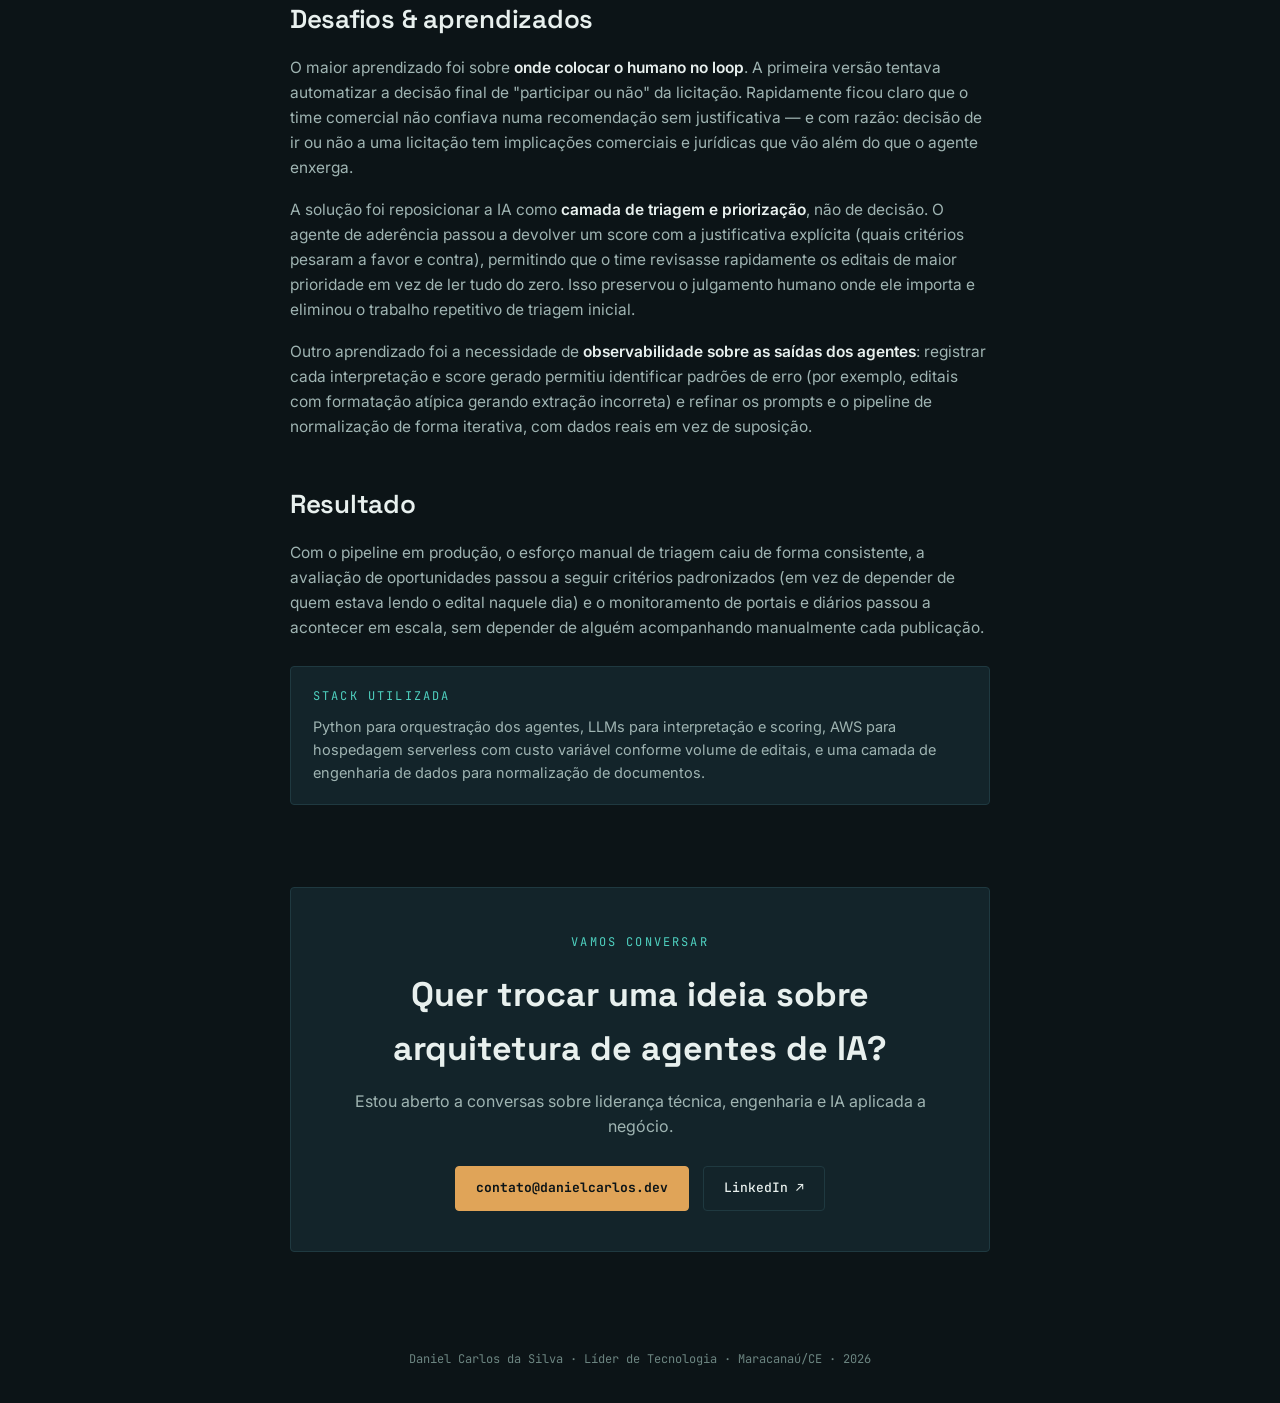
<file: artigos/sistema-multiagente-licitacoes.html>
<!DOCTYPE html>
<html lang="pt-BR">
<head>
<meta charset="UTF-8">
<meta name="viewport" content="width=device-width, initial-scale=1.0">
<title>Sistema multi-agente de IA para análise de licitações — Daniel Carlos da Silva</title>
<meta name="description" content="Decisões de arquitetura e aprendizados na construção de um sistema multi-agente com LLMs para monitorar editais e avaliar aderência ao perfil da empresa.">
<meta name="theme-color" content="#0c1417">
<link rel="canonical" href="https://danielcarlos.dev/artigos/sistema-multiagente-licitacoes.html">
<meta property="og:type" content="article">
<meta property="og:title" content="Sistema multi-agente de IA para análise de licitações">
<meta property="og:description" content="Por que dividi o problema em agentes especializados em vez de um único LLM monolítico, e o que isso ensinou sobre confiança e human-in-the-loop.">
<meta property="og:url" content="https://danielcarlos.dev/artigos/sistema-multiagente-licitacoes.html">
<meta property="og:locale" content="pt_BR">
<meta property="og:image" content="https://danielcarlos.dev/assets/og-image.png">
<meta property="og:image:width" content="1200">
<meta property="og:image:height" content="630">
<meta name="twitter:card" content="summary_large_image">
<meta name="twitter:title" content="Sistema multi-agente de IA para análise de licitações">
<meta name="twitter:description" content="Decisões de arquitetura e aprendizados construindo agentes de IA para triagem de licitações.">
<meta name="twitter:image" content="https://danielcarlos.dev/assets/og-image.png">
<link rel="icon" href="../assets/favicon.svg" type="image/svg+xml">
<link rel="icon" href="../assets/favicon.ico" sizes="any">
<link rel="apple-touch-icon" href="../assets/apple-touch-icon.png">
<link rel="preconnect" href="https://fonts.googleapis.com">
<link rel="preconnect" href="https://fonts.gstatic.com" crossorigin>
<link href="https://fonts.googleapis.com/css2?family=Space+Grotesk:wght@400;500;600;700&family=JetBrains+Mono:wght@400;500;700&family=Inter:wght@400;500;600&display=swap" rel="stylesheet">
<link rel="stylesheet" href="../css/style.css?v=20260926">
<script src="../js/article.js?v=20260926"></script>
<script type="application/ld+json">
{
  "@context": "https://schema.org",
  "@type": "Article",
  "headline": "Sistema multi-agente de IA para análise de licitações",
  "description": "Decisões de arquitetura e aprendizados na construção de um sistema multi-agente com LLMs para monitorar editais e avaliar aderência ao perfil da empresa.",
  "author": { "@type": "Person", "name": "Daniel Carlos da Silva", "url": "https://danielcarlos.dev/" },
  "url": "https://danielcarlos.dev/artigos/sistema-multiagente-licitacoes.html"
}
</script>
</head>
<body>

<div class="bg-grid" aria-hidden="true"></div>
<div class="cursor-glow" id="cursorGlow" aria-hidden="true"></div>
<div class="scroll-progress"><span id="scrollBar"></span></div>

<nav>
  <div class="wrap">
    <a class="brand" href="../index.html">DC<span>.</span>silva</a>
    <div class="navlinks" id="navlinks">
      <a href="../index.html#sobre">Sobre</a>
      <a href="../index.html#projetos">Projetos</a>
      <a href="../index.html#artigos">Artigos</a>
      <a href="../index.html#contato">Contato</a>
    </div>
    <button class="nav-toggle" id="navToggle" aria-label="Abrir menu" aria-expanded="false"><span></span></button>
  </div>
</nav>

<header class="article-hero">
  <div class="wrap">
    <a class="back-link" href="../index.html#artigos">← Voltar para Artigos</a>
    <span class="cat">Inteligência Artificial · Arquitetura de software</span>
    <h1>Como projetei um sistema multi-agente de IA para análise de licitações</h1>
    <p class="dek">Por que dividi o problema em agentes especializados em vez de um único LLM monolítico — e o que isso ensinou sobre confiança, custo de tokens e human-in-the-loop.</p>
    <div class="article-meta-row">
      <span>Daniel Carlos da Silva</span>
      <span>·</span>
      <span>8 min de leitura</span>
      <span>·</span>
      <span>3e Soluções</span>
    </div>
  </div>
</header>

<div class="article-loading" role="status" aria-live="polite" hidden>Carregando texto do artigo...</div>

<article class="article-body">

  <h2>O problema</h2>
  <p>Empresas que participam de licitações públicas dependem de monitorar constantemente portais de compras e diários oficiais para não perder oportunidades — e cada edital publicado precisa ser lido, interpretado e avaliado contra critérios como risco, localização, margem e viabilidade operacional. Feito manualmente, esse trabalho consome horas do time comercial e jurídico todos os dias, e a qualidade da triagem varia de pessoa para pessoa.</p>
  <p>O objetivo era claro: reduzir o esforço manual de triagem e padronizar a avaliação, sem perder a capacidade de julgamento que um analista experiente aplica ao ler um edital.</p>

  <h2>Decisões de arquitetura</h2>
  <p>A primeira decisão importante foi <strong>não</strong> resolver o problema com um único prompt gigante jogado em um LLM. Optei por dividir o fluxo em <strong>agentes especializados</strong>, cada um com uma responsabilidade estreita:</p>
  <ul>
    <li><strong>Agente de coleta:</strong> monitora portais e diários oficiais e normaliza formatos heterogêneos (PDF, HTML, DOC) antes de qualquer interpretação por IA.</li>
    <li><strong>Agente de interpretação:</strong> extrai do edital os campos relevantes — objeto, prazo, valor estimado, exigências de habilitação, localização.</li>
    <li><strong>Agente de aderência:</strong> cruza os dados extraídos com o perfil da empresa (histórico, capacidade, margem-alvo, apetite a risco) e gera um score com justificativa textual.</li>
  </ul>
  <p>Essa separação em pipeline, em vez de um agente monolítico, trouxe três ganhos práticos: <strong>rastreabilidade</strong> (dá para auditar em qual etapa uma interpretação errada aconteceu), <strong>controle de custo</strong> (cada etapa usa o modelo e o tamanho de contexto que realmente precisa) e <strong>pontos de revisão humana</strong> bem definidos entre as etapas, em vez de uma caixa-preta fim a fim.</p>
  <p>Outra decisão deliberada foi normalizar o conteúdo do edital <strong>antes</strong> de enviá-lo ao LLM de interpretação. Documentos de portais públicos vêm em formatos muito inconsistentes; passar HTML ou PDF bruto direto para o modelo aumentava alucinação e custo de tokens. Um estágio de engenharia de dados dedicado a limpar e estruturar esse texto reduziu drasticamente os dois problemas.</p>
  <blockquote>Dar contexto limpo para o LLM custa engenharia upfront, mas é muito mais barato do que corrigir decisões erradas depois.</blockquote>

  <h2>Desafios &amp; aprendizados</h2>
  <p>O maior aprendizado foi sobre <strong>onde colocar o humano no loop</strong>. A primeira versão tentava automatizar a decisão final de "participar ou não" da licitação. Rapidamente ficou claro que o time comercial não confiava numa recomendação sem justificativa — e com razão: decisão de ir ou não a uma licitação tem implicações comerciais e jurídicas que vão além do que o agente enxerga.</p>
  <p>A solução foi reposicionar a IA como <strong>camada de triagem e priorização</strong>, não de decisão. O agente de aderência passou a devolver um score com a justificativa explícita (quais critérios pesaram a favor e contra), permitindo que o time revisasse rapidamente os editais de maior prioridade em vez de ler tudo do zero. Isso preservou o julgamento humano onde ele importa e eliminou o trabalho repetitivo de triagem inicial.</p>
  <p>Outro aprendizado foi a necessidade de <strong>observabilidade sobre as saídas dos agentes</strong>: registrar cada interpretação e score gerado permitiu identificar padrões de erro (por exemplo, editais com formatação atípica gerando extração incorreta) e refinar os prompts e o pipeline de normalização de forma iterativa, com dados reais em vez de suposição.</p>

  <h2>Resultado</h2>
  <p>Com o pipeline em produção, o esforço manual de triagem caiu de forma consistente, a avaliação de oportunidades passou a seguir critérios padronizados (em vez de depender de quem estava lendo o edital naquele dia) e o monitoramento de portais e diários passou a acontecer em escala, sem depender de alguém acompanhando manualmente cada publicação.</p>

  <div class="article-callout">
    <span class="eyebrow">Stack utilizada</span>
    <p>Python para orquestração dos agentes, LLMs para interpretação e scoring, AWS para hospedagem serverless com custo variável conforme volume de editais, e uma camada de engenharia de dados para normalização de documentos.</p>
  </div>

</article>

<div class="article-footer-cta">
  <div class="contact-box reveal">
    <span class="eyebrow">vamos conversar</span>
    <h2 style="margin-top:14px">Quer trocar uma ideia sobre arquitetura de agentes de IA?</h2>
    <p>Estou aberto a conversas sobre liderança técnica, engenharia e IA aplicada a negócio.</p>
    <div class="contact-links">
      <a class="btn primary" href="mailto:contato@danielcarlos.dev">contato@danielcarlos.dev</a>
      <a class="btn" href="https://www.linkedin.com/in/danielcdasilva" target="_blank" rel="noopener">LinkedIn ↗</a>
    </div>
  </div>
</div>

<footer>
  <div class="wrap">
    <p>Daniel Carlos da Silva · Líder de Tecnologia · Maracanaú/CE · 2026</p>
  </div>
</footer>

<button class="to-top" id="toTop" aria-label="Voltar ao topo">↑</button>

<script src="../js/main.js?v=20260926"></script>

</body>
</html>
</file>
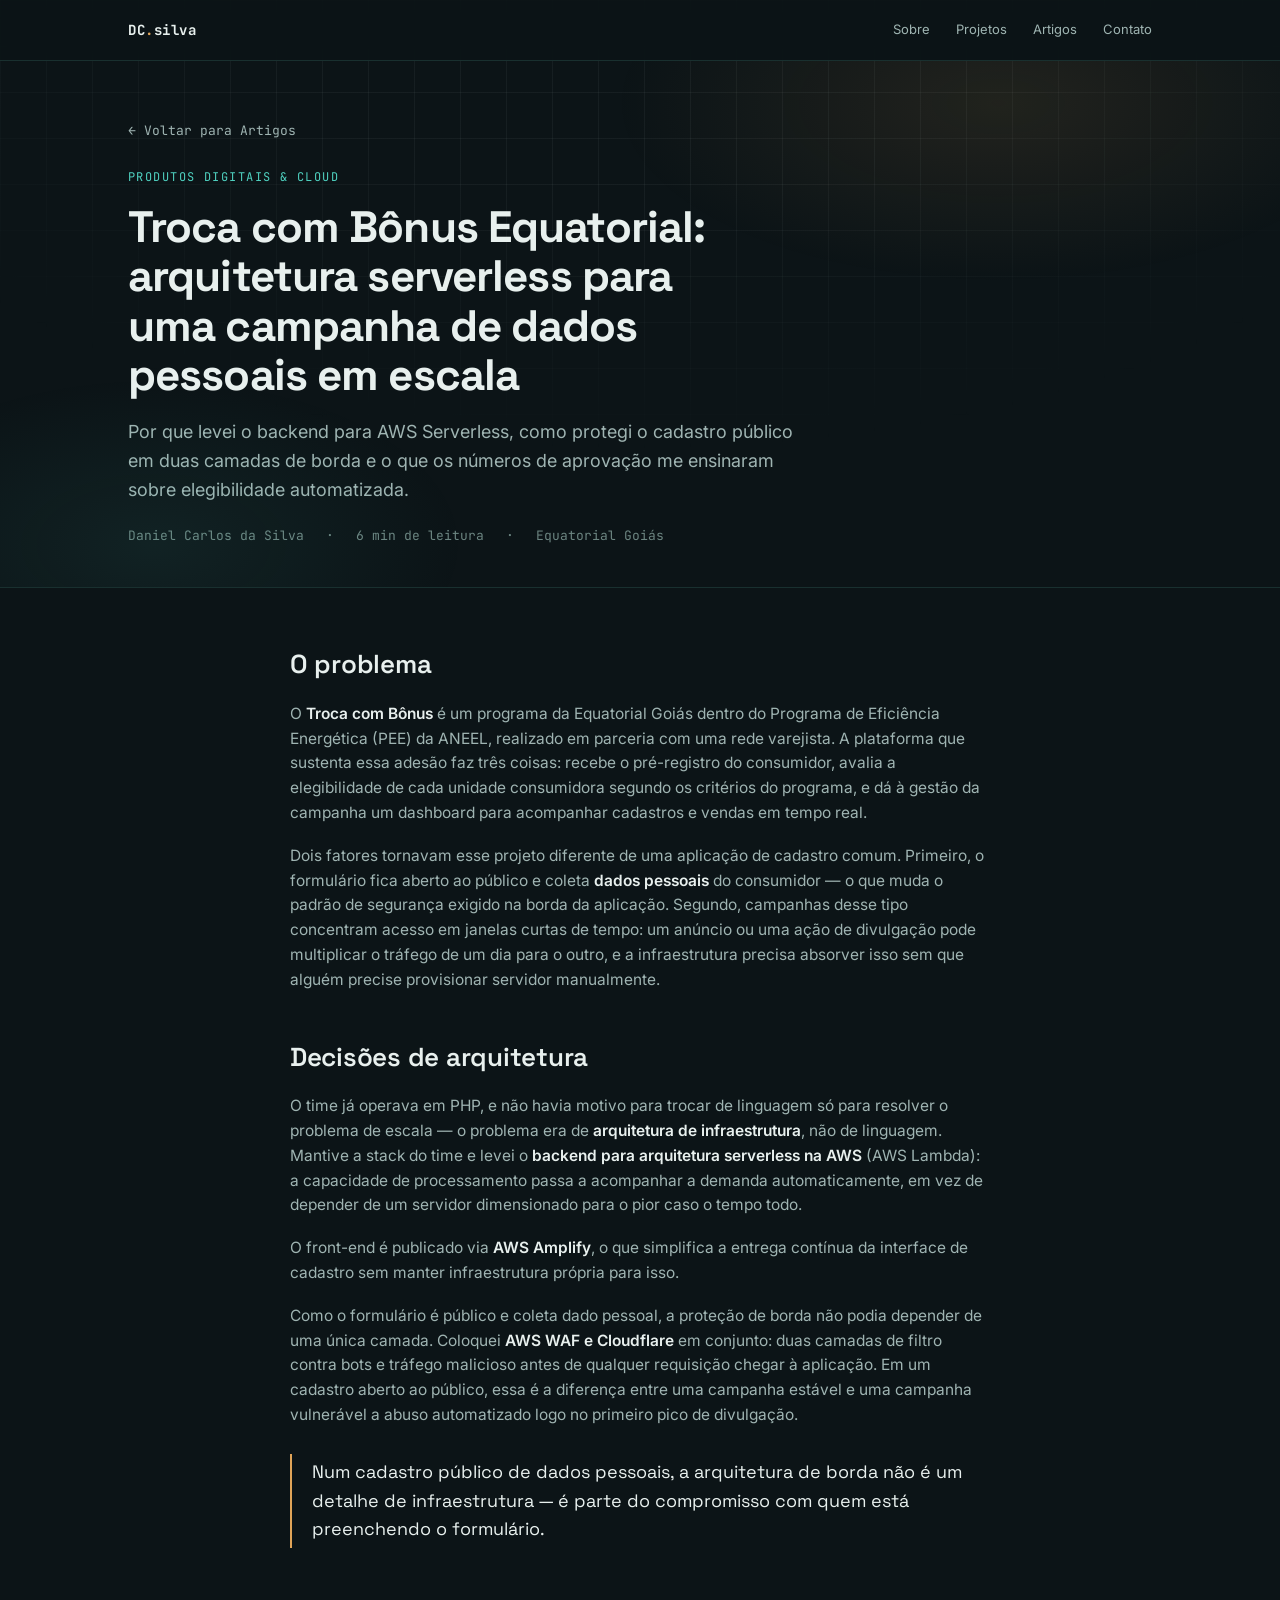
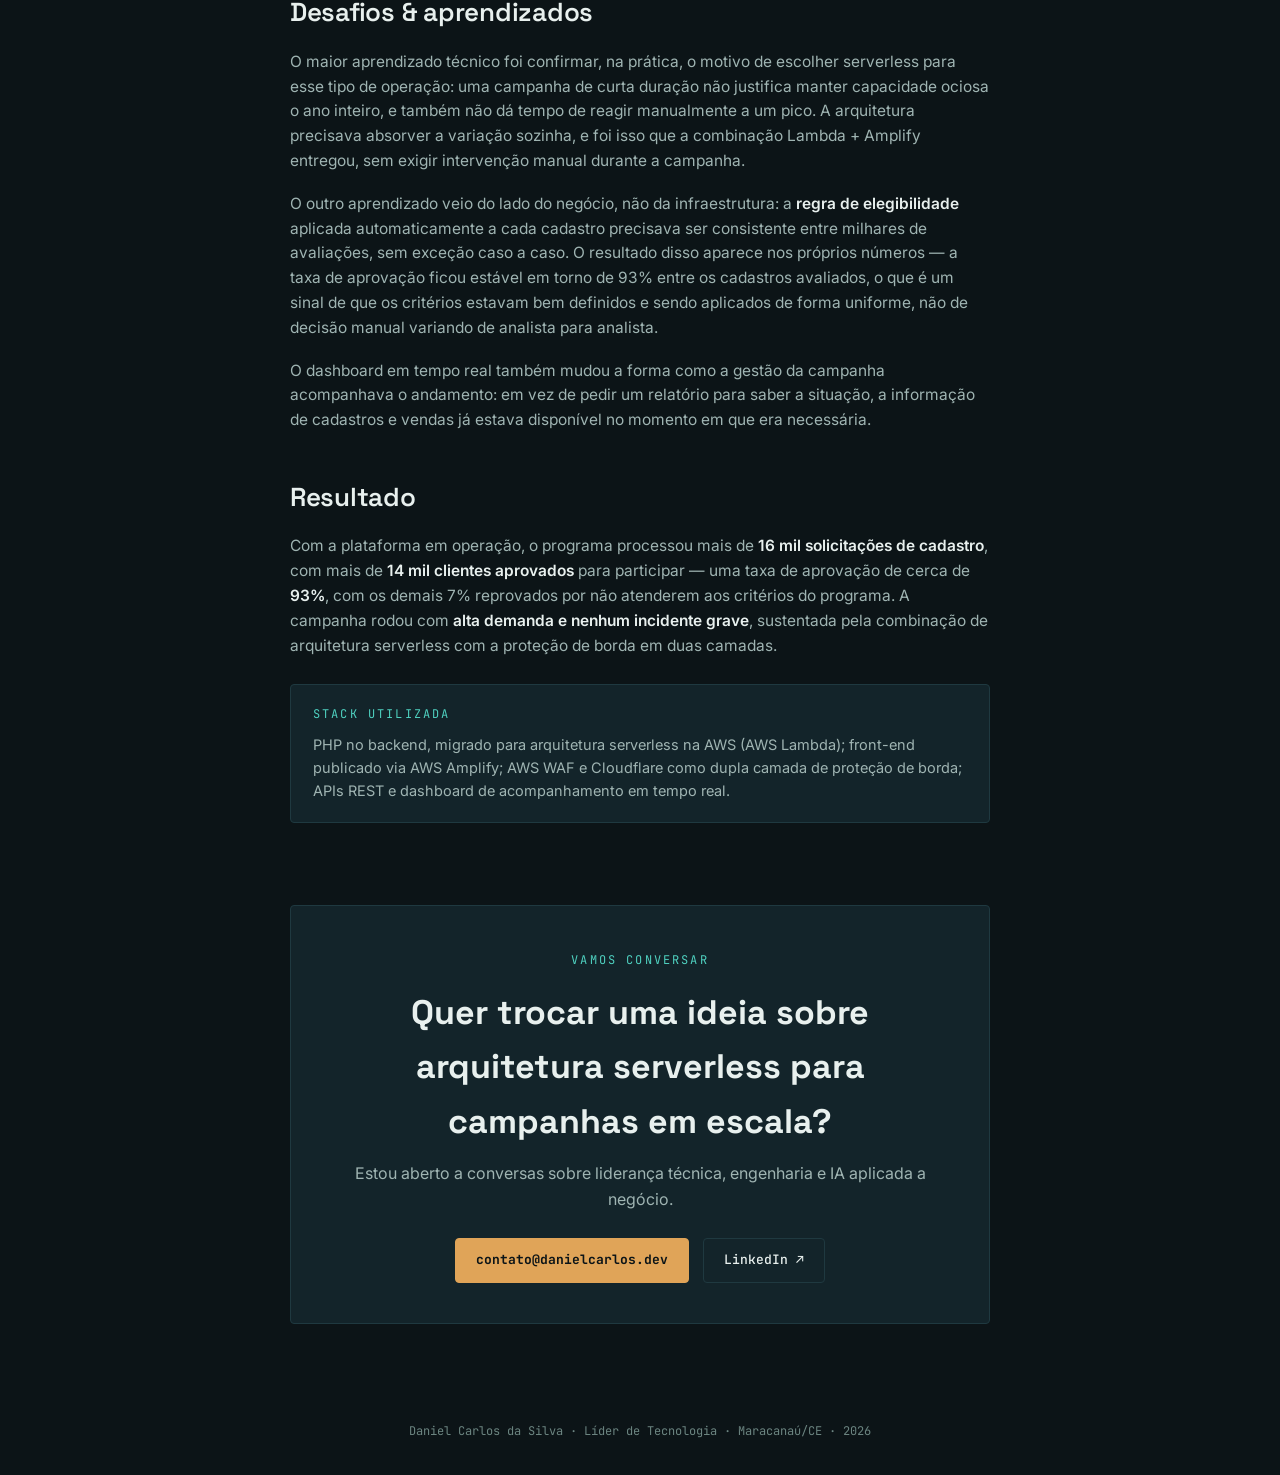
<file: artigos/troca-bonus-equatorial-go.html>
<!DOCTYPE html>
<html lang="pt-BR">
<head>
<meta charset="UTF-8">
<meta name="viewport" content="width=device-width, initial-scale=1.0">
<title>Troca com Bônus Equatorial: arquitetura serverless em escala — Daniel Carlos da Silva</title>
<meta name="description" content="Como levei o backend do Troca com Bônus Equatorial para arquitetura serverless na AWS, protegi um cadastro público de dados pessoais em duas camadas de borda e o que os números de aprovação ensinaram sobre elegibilidade automatizada.">
<meta name="theme-color" content="#0c1417">
<link rel="canonical" href="https://danielcarlos.dev/artigos/troca-bonus-equatorial-go.html">
<meta property="og:type" content="article">
<meta property="og:title" content="Troca com Bônus Equatorial: arquitetura serverless em escala">
<meta property="og:description" content="Por que levei o backend para AWS Serverless, como protegi o cadastro público em duas camadas de borda e o que os números de aprovação me ensinaram sobre elegibilidade automatizada.">
<meta property="og:url" content="https://danielcarlos.dev/artigos/troca-bonus-equatorial-go.html">
<meta property="og:locale" content="pt_BR">
<meta property="og:image" content="https://danielcarlos.dev/assets/og-image.png">
<meta property="og:image:width" content="1200">
<meta property="og:image:height" content="630">
<meta name="twitter:card" content="summary_large_image">
<meta name="twitter:title" content="Troca com Bônus Equatorial: arquitetura serverless em escala">
<meta name="twitter:description" content="Arquitetura serverless, proteção de borda e elegibilidade automatizada por trás do Troca com Bônus Equatorial.">
<meta name="twitter:image" content="https://danielcarlos.dev/assets/og-image.png">
<link rel="icon" href="../assets/favicon.svg" type="image/svg+xml">
<link rel="icon" href="../assets/favicon.ico" sizes="any">
<link rel="apple-touch-icon" href="../assets/apple-touch-icon.png">
<link rel="preconnect" href="https://fonts.googleapis.com">
<link rel="preconnect" href="https://fonts.gstatic.com" crossorigin>
<link href="https://fonts.googleapis.com/css2?family=Space+Grotesk:wght@400;500;600;700&family=JetBrains+Mono:wght@400;500;700&family=Inter:wght@400;500;600&display=swap" rel="stylesheet">
<link rel="stylesheet" href="../css/style.css?v=20260926">
<script src="../js/article.js?v=20260926"></script>
<script type="application/ld+json">
{
  "@context": "https://schema.org",
  "@type": "Article",
  "headline": "Troca com Bônus Equatorial: arquitetura serverless para uma campanha de dados pessoais em escala",
  "description": "Como levei o backend do Troca com Bônus Equatorial para arquitetura serverless na AWS, protegi um cadastro público de dados pessoais em duas camadas de borda e o que os números de aprovação ensinaram sobre elegibilidade automatizada.",
  "author": { "@type": "Person", "name": "Daniel Carlos da Silva", "url": "https://danielcarlos.dev/" },
  "url": "https://danielcarlos.dev/artigos/troca-bonus-equatorial-go.html"
}
</script>
</head>
<body>

<div class="bg-grid" aria-hidden="true"></div>
<div class="cursor-glow" id="cursorGlow" aria-hidden="true"></div>
<div class="scroll-progress"><span id="scrollBar"></span></div>

<nav>
  <div class="wrap">
    <a class="brand" href="../index.html">DC<span>.</span>silva</a>
    <div class="navlinks" id="navlinks">
      <a href="../index.html#sobre">Sobre</a>
      <a href="../index.html#projetos">Projetos</a>
      <a href="../index.html#artigos">Artigos</a>
      <a href="../index.html#contato">Contato</a>
    </div>
    <button class="nav-toggle" id="navToggle" aria-label="Abrir menu" aria-expanded="false"><span></span></button>
  </div>
</nav>

<header class="article-hero">
  <div class="wrap">
    <a class="back-link" href="../index.html#artigos">← Voltar para Artigos</a>
    <span class="cat">Produtos Digitais &amp; Cloud</span>
    <h1>Troca com Bônus Equatorial: arquitetura serverless para uma campanha de dados pessoais em escala</h1>
    <p class="dek">Por que levei o backend para AWS Serverless, como protegi o cadastro público em duas camadas de borda e o que os números de aprovação me ensinaram sobre elegibilidade automatizada.</p>
    <div class="article-meta-row">
      <span>Daniel Carlos da Silva</span>
      <span>·</span>
      <span>6 min de leitura</span>
      <span>·</span>
      <span>Equatorial Goiás</span>
    </div>
  </div>
</header>

<div class="article-loading" role="status" aria-live="polite" hidden>Carregando texto do artigo...</div>

<article class="article-body">

  <h2>O problema</h2>
  <p>O <strong>Troca com Bônus</strong> é um programa da Equatorial Goiás dentro do Programa de Eficiência Energética (PEE) da ANEEL, realizado em parceria com uma rede varejista. A plataforma que sustenta essa adesão faz três coisas: recebe o pré-registro do consumidor, avalia a elegibilidade de cada unidade consumidora segundo os critérios do programa, e dá à gestão da campanha um dashboard para acompanhar cadastros e vendas em tempo real.</p>
  <p>Dois fatores tornavam esse projeto diferente de uma aplicação de cadastro comum. Primeiro, o formulário fica aberto ao público e coleta <strong>dados pessoais</strong> do consumidor — o que muda o padrão de segurança exigido na borda da aplicação. Segundo, campanhas desse tipo concentram acesso em janelas curtas de tempo: um anúncio ou uma ação de divulgação pode multiplicar o tráfego de um dia para o outro, e a infraestrutura precisa absorver isso sem que alguém precise provisionar servidor manualmente.</p>

  <h2>Decisões de arquitetura</h2>
  <p>O time já operava em PHP, e não havia motivo para trocar de linguagem só para resolver o problema de escala — o problema era de <strong>arquitetura de infraestrutura</strong>, não de linguagem. Mantive a stack do time e levei o <strong>backend para arquitetura serverless na AWS</strong> (AWS Lambda): a capacidade de processamento passa a acompanhar a demanda automaticamente, em vez de depender de um servidor dimensionado para o pior caso o tempo todo.</p>
  <p>O front-end é publicado via <strong>AWS Amplify</strong>, o que simplifica a entrega contínua da interface de cadastro sem manter infraestrutura própria para isso.</p>
  <p>Como o formulário é público e coleta dado pessoal, a proteção de borda não podia depender de uma única camada. Coloquei <strong>AWS WAF e Cloudflare</strong> em conjunto: duas camadas de filtro contra bots e tráfego malicioso antes de qualquer requisição chegar à aplicação. Em um cadastro aberto ao público, essa é a diferença entre uma campanha estável e uma campanha vulnerável a abuso automatizado logo no primeiro pico de divulgação.</p>
  <blockquote>Num cadastro público de dados pessoais, a arquitetura de borda não é um detalhe de infraestrutura — é parte do compromisso com quem está preenchendo o formulário.</blockquote>

  <h2>Desafios &amp; aprendizados</h2>
  <p>O maior aprendizado técnico foi confirmar, na prática, o motivo de escolher serverless para esse tipo de operação: uma campanha de curta duração não justifica manter capacidade ociosa o ano inteiro, e também não dá tempo de reagir manualmente a um pico. A arquitetura precisava absorver a variação sozinha, e foi isso que a combinação Lambda + Amplify entregou, sem exigir intervenção manual durante a campanha.</p>
  <p>O outro aprendizado veio do lado do negócio, não da infraestrutura: a <strong>regra de elegibilidade</strong> aplicada automaticamente a cada cadastro precisava ser consistente entre milhares de avaliações, sem exceção caso a caso. O resultado disso aparece nos próprios números — a taxa de aprovação ficou estável em torno de 93% entre os cadastros avaliados, o que é um sinal de que os critérios estavam bem definidos e sendo aplicados de forma uniforme, não de decisão manual variando de analista para analista.</p>
  <p>O dashboard em tempo real também mudou a forma como a gestão da campanha acompanhava o andamento: em vez de pedir um relatório para saber a situação, a informação de cadastros e vendas já estava disponível no momento em que era necessária.</p>

  <h2>Resultado</h2>
  <p>Com a plataforma em operação, o programa processou mais de <strong>16 mil solicitações de cadastro</strong>, com mais de <strong>14 mil clientes aprovados</strong> para participar — uma taxa de aprovação de cerca de <strong>93%</strong>, com os demais 7% reprovados por não atenderem aos critérios do programa. A campanha rodou com <strong>alta demanda e nenhum incidente grave</strong>, sustentada pela combinação de arquitetura serverless com a proteção de borda em duas camadas.</p>

  <div class="article-callout">
    <span class="eyebrow">Stack utilizada</span>
    <p>PHP no backend, migrado para arquitetura serverless na AWS (AWS Lambda); front-end publicado via AWS Amplify; AWS WAF e Cloudflare como dupla camada de proteção de borda; APIs REST e dashboard de acompanhamento em tempo real.</p>
  </div>

</article>

<div class="article-footer-cta">
  <div class="contact-box reveal">
    <span class="eyebrow">vamos conversar</span>
    <h2 style="margin-top:14px">Quer trocar uma ideia sobre arquitetura serverless para campanhas em escala?</h2>
    <p>Estou aberto a conversas sobre liderança técnica, engenharia e IA aplicada a negócio.</p>
    <div class="contact-links">
      <a class="btn primary" href="mailto:contato@danielcarlos.dev">contato@danielcarlos.dev</a>
      <a class="btn" href="https://www.linkedin.com/in/danielcdasilva" target="_blank" rel="noopener">LinkedIn ↗</a>
    </div>
  </div>
</div>

<footer>
  <div class="wrap">
    <p>Daniel Carlos da Silva · Líder de Tecnologia · Maracanaú/CE · 2026</p>
  </div>
</footer>

<button class="to-top" id="toTop" aria-label="Voltar ao topo">↑</button>

<script src="../js/main.js?v=20260926"></script>

</body>
</html>
</file>
<file: css/style.css>
:root{
  --bg:#0c1417;
  --bg-elev:#101d22;
  --bg-card:#13242a;
  --line:#1f3940;
  --line-soft:#19302f;
  --line-strong:#2c4d55;
  --ink:#e8f0ee;
  --ink-dim:#9fb4b2;
  --ink-faint:#6c8581;
  --accent:#e0a458;       /* âmbar */
  --accent-2:#4fd1c0;     /* verde-cloud */
  --accent-deep:#b8803a;
  --radius:4px;
  --maxw:1080px;
  --ease:cubic-bezier(.16,1,.3,1);
}
*{box-sizing:border-box;margin:0;padding:0}
html{scroll-behavior:smooth;scrollbar-color:var(--line) var(--bg);scrollbar-width:thin}
body{
  background:var(--bg);
  color:var(--ink);
  font-family:'Inter',system-ui,sans-serif;
  line-height:1.6;
  -webkit-font-smoothing:antialiased;
  overflow-x:hidden;
  position:relative;
}
::selection{background:var(--accent);color:#0c1417}
a{color:inherit;text-decoration:none}
img,video{max-width:100%;height:auto}
.hero-grid>*,.focus-grid>*,.metrics>*,.proj-grid>*,.article-grid>*,.skill-cols>*,.two-col>*{min-width:0}
.wrap{overflow-wrap:anywhere}
section[id]{scroll-margin-top:76px}

::-webkit-scrollbar{width:10px;height:10px}
::-webkit-scrollbar-track{background:var(--bg)}
::-webkit-scrollbar-thumb{background:var(--line);border-radius:99px}
::-webkit-scrollbar-thumb:hover{background:var(--accent-2)}

/* ---------- AMBIENT LAYERS ---------- */
.bg-grid{
  position:fixed;inset:0;z-index:0;pointer-events:none;
  background-image:
    linear-gradient(rgba(159,180,178,.07) 1px, transparent 1px),
    linear-gradient(90deg, rgba(159,180,178,.07) 1px, transparent 1px);
  background-size:46px 46px;
  -webkit-mask-image:radial-gradient(ellipse 75% 55% at 50% 0%, #000 40%, transparent 92%);
  mask-image:radial-gradient(ellipse 75% 55% at 50% 0%, #000 40%, transparent 92%);
}
.cursor-glow{
  position:fixed;top:0;left:0;width:560px;height:560px;z-index:1;pointer-events:none;
  background:radial-gradient(circle, rgba(224,164,88,.10), rgba(79,209,192,.05) 45%, transparent 72%);
  transform:translate(calc(var(--mx,50vw) - 280px), calc(var(--my,50vh) - 280px));
  opacity:0;transition:opacity .4s var(--ease);
  mix-blend-mode:screen;
  will-change:transform;
}
body.has-mouse .cursor-glow{opacity:1}
@media(hover:none),(prefers-reduced-motion:reduce){.cursor-glow{display:none}}

.scroll-progress{position:fixed;top:0;left:0;right:0;height:2px;z-index:100;pointer-events:none}
.scroll-progress span{display:block;height:100%;width:0%;background:linear-gradient(90deg,var(--accent),var(--accent-2));box-shadow:0 0 8px rgba(224,164,88,.6)}

nav,header,section,footer{position:relative;z-index:1}

/* ---------- BACK TO TOP ---------- */
.to-top{
  position:fixed;right:22px;bottom:22px;z-index:60;
  width:42px;height:42px;border-radius:50%;
  background:var(--bg-card);border:1px solid var(--line);color:var(--ink-dim);
  font-size:16px;cursor:pointer;
  display:flex;align-items:center;justify-content:center;
  opacity:0;transform:translateY(10px);pointer-events:none;
  transition:opacity .25s var(--ease),transform .25s var(--ease),border-color .2s,color .2s;
}
.to-top.show{opacity:1;transform:none;pointer-events:auto}
.to-top:hover{border-color:var(--accent-2);color:var(--accent-2)}
@media(prefers-reduced-motion:reduce){.to-top{transition:opacity .2s}}

.wrap{max-width:var(--maxw);margin:0 auto;padding:0 28px}
.mono{font-family:'JetBrains Mono',monospace}
.eyebrow{
  font-family:'JetBrains Mono',monospace;
  font-size:12px;letter-spacing:.18em;text-transform:uppercase;
  color:var(--accent-2);
}

/* ---------- NAV ---------- */
nav{
  position:sticky;top:0;z-index:50;
  background:rgba(12,20,23,.82);
  backdrop-filter:blur(12px);
  border-bottom:1px solid var(--line-soft);
}
nav .wrap{display:flex;align-items:center;justify-content:space-between;height:60px;position:relative}
.brand{font-family:'JetBrains Mono',monospace;font-weight:700;font-size:14px;letter-spacing:.04em}
.brand span{color:var(--accent)}
.navlinks{display:flex;gap:26px}
.navlinks a{font-size:13px;color:var(--ink-dim);transition:color .2s;position:relative;padding-bottom:2px}
.navlinks a:hover{color:var(--ink)}
.navlinks a::after{
  content:"";position:absolute;left:0;right:100%;bottom:-6px;height:1px;
  background:var(--accent);transition:right .25s var(--ease);
}
.navlinks a:hover::after{right:0}
.navlinks a.active{color:var(--accent-2)}
.navlinks a.active::after{right:0;background:var(--accent-2)}
@media(max-width:820px){.navlinks a::after{display:none}}
.nav-toggle{display:none;background:none;border:1px solid var(--line);border-radius:var(--radius);width:44px;height:44px;cursor:pointer;position:relative}
.nav-toggle span,.nav-toggle span::before,.nav-toggle span::after{
  content:"";position:absolute;left:12px;width:20px;height:2px;background:var(--ink);transition:.2s;
}
.nav-toggle span{top:21px}
.nav-toggle span::before,.nav-toggle span::after{left:0}
.nav-toggle span::before{top:-6px}
.nav-toggle span::after{top:6px}
.nav-toggle.open span{background:transparent}
.nav-toggle.open span::before{top:0;transform:rotate(45deg)}
.nav-toggle.open span::after{top:0;transform:rotate(-45deg)}
@media(max-width:820px){
  .navlinks{
    display:none;position:absolute;top:100%;left:0;right:0;
    flex-direction:column;gap:0;background:var(--bg-elev);
    border-bottom:1px solid var(--line-soft);padding:6px 0;
    max-height:calc(100dvh - 60px);overflow-y:auto;
  }
  .navlinks.open{display:flex}
  .navlinks a{padding:15px 28px;border-top:1px solid var(--line-soft)}
  .navlinks a:first-child{border-top:none}
  .nav-toggle{display:block}
}

/* ---------- HERO ---------- */
header{
  position:relative;
  padding:88px 0 72px;
  border-bottom:1px solid var(--line-soft);
  overflow:hidden;
}
header::before{
  content:"";position:absolute;inset:0;
  background:
    radial-gradient(640px 300px at 78% 8%, rgba(224,164,88,.10), transparent 60%),
    radial-gradient(520px 280px at 12% 92%, rgba(79,209,192,.08), transparent 60%);
  pointer-events:none;
}
.hero-grid{position:relative;display:grid;grid-template-columns:1fr;gap:30px}
.role-line{
  font-family:'JetBrains Mono',monospace;font-size:13px;color:var(--ink-faint);
  margin-bottom:22px;display:flex;align-items:center;gap:10px;
}
.role-line .dot{flex-shrink:0;width:7px;height:7px;border-radius:50%;background:var(--accent-2);box-shadow:0 0 0 3px rgba(79,209,192,.18);animation:pulse-dot 2.4s ease-in-out infinite}
@keyframes pulse-dot{0%,100%{box-shadow:0 0 0 3px rgba(79,209,192,.18)}50%{box-shadow:0 0 0 6px rgba(79,209,192,.3)}}
@media(prefers-reduced-motion:reduce){.role-line .dot{animation:none}}
h1{
  font-family:'Space Grotesk',sans-serif;font-weight:700;
  font-size:clamp(34px,6vw,62px);line-height:1.04;letter-spacing:-.02em;
  margin-bottom:18px;
}
h1 .hl{color:var(--accent)}
.hero-command{
  font-family:'JetBrains Mono',monospace;font-size:clamp(15px,1.9vw,18px);
  color:var(--ink);margin-bottom:20px;display:flex;align-items:baseline;gap:10px;
}
.hero-command .prompt{color:var(--accent-2);font-weight:700}
.lede{font-size:clamp(16px,2.1vw,20px);color:var(--ink-dim);max-width:62ch}
.lede strong{color:var(--ink);font-weight:600}

.hero-stats{display:flex;flex-wrap:wrap;gap:1px;background:var(--line);border:1px solid var(--line);border-radius:var(--radius);overflow:hidden;margin-top:32px}
.hero-stat{flex:1 1 160px;background:var(--bg-card);padding:16px 20px}
.hero-stat-num{
  display:block;font-family:'Space Grotesk',sans-serif;font-weight:700;font-size:clamp(22px,3.2vw,30px);line-height:1;
  background:linear-gradient(135deg,var(--accent),var(--accent-2));
  -webkit-background-clip:text;background-clip:text;color:transparent;margin-bottom:6px;
}
.hero-stat-lab{display:block;font-size:12.5px;color:var(--ink-dim);line-height:1.35}
.hero-meta{
  display:flex;flex-wrap:wrap;gap:10px 28px;margin-top:30px;
  font-family:'JetBrains Mono',monospace;font-size:13px;color:var(--ink-dim);
}
.hero-meta span{display:flex;flex-wrap:wrap;align-items:center;gap:4px 8px;min-width:0;max-width:100%}
.hero-meta b{color:var(--accent-2);font-weight:500}
.cta-row{display:flex;flex-wrap:wrap;gap:12px;margin-top:34px}
.btn{
  font-family:'JetBrains Mono',monospace;font-size:13px;font-weight:500;
  padding:11px 20px;border-radius:var(--radius);border:1px solid var(--line);
  color:var(--ink);transition:.2s;cursor:pointer;display:inline-flex;align-items:center;gap:8px;
}
.btn.primary{background:var(--accent);color:#0c1417;border-color:var(--accent);font-weight:700}
.btn.primary:hover{background:var(--accent-deep);border-color:var(--accent-deep);box-shadow:0 8px 24px -6px rgba(224,164,88,.45)}
.btn:hover{border-color:var(--accent-2);color:var(--accent-2);transform:translateY(-2px);box-shadow:0 8px 20px -8px rgba(79,209,192,.35)}
.btn.primary:hover{color:#0c1417}
.btn{transition:.25s var(--ease)}

/* ---------- SECTION ---------- */
section{padding:74px 0;border-bottom:1px solid var(--line-soft)}
.sec-head{display:flex;align-items:baseline;gap:16px;margin-bottom:38px}
.sec-head h2{
  font-family:'Space Grotesk',sans-serif;font-weight:600;
  font-size:clamp(24px,3.4vw,34px);letter-spacing:-.01em;
}
.sec-no{font-family:'JetBrains Mono',monospace;font-size:13px;color:var(--accent);}

/* ---------- POSITIONING / focus cards ---------- */
.focus-grid{display:grid;grid-template-columns:repeat(3,1fr);gap:18px}
@media(max-width:760px){.focus-grid{grid-template-columns:1fr}}
.focus{
  background:var(--bg-card);border:1px solid var(--line);border-radius:var(--radius);
  padding:24px 22px;transition:.3s var(--ease);
}
.focus:hover{
  border-color:rgba(79,209,192,.5);transform:translateY(-4px);
  box-shadow:0 16px 36px -18px rgba(79,209,192,.35);
}
.focus h3{font-family:'Space Grotesk',sans-serif;font-size:18px;margin-bottom:8px}
.focus p{font-size:15px;color:var(--ink-dim)}
.focus .tag{font-family:'JetBrains Mono',monospace;font-size:11px;color:var(--accent);letter-spacing:.1em;text-transform:uppercase}

/* ---------- METRICS (signature) ---------- */
.metrics{display:grid;grid-template-columns:repeat(3,1fr);gap:1px;background:var(--line-strong);border:1px solid var(--line-strong);border-radius:var(--radius);overflow:hidden}
@media(max-width:760px){.metrics{grid-template-columns:1fr}}
.metric{padding:28px 24px;position:relative;background:var(--bg-card);transition:background .25s var(--ease);box-shadow:inset 0 1px 0 rgba(255,255,255,.03)}
.metric:hover{background:#16292f}
.metric .out{font-family:'JetBrains Mono',monospace;font-size:11px;color:var(--accent-2);letter-spacing:.1em;margin-bottom:14px;display:block}
.metric .num{
  font-family:'Space Grotesk',sans-serif;font-weight:700;font-size:clamp(24px,3.6vw,34px);line-height:1;
  background:linear-gradient(135deg,var(--accent),var(--accent-2));
  -webkit-background-clip:text;background-clip:text;color:transparent;
}
.metric .lab{font-size:13px;color:var(--ink-dim);margin-top:10px}
.metric-note{font-family:'JetBrains Mono',monospace;font-size:11px;color:var(--ink-faint);margin-top:16px}
@media(min-width:761px){.metric-wide{grid-column:1/-1}.metric-wide .lab{max-width:70ch}}
.metric-wide .num{font-size:clamp(30px,5vw,46px)}

/* metric-anchor: one metric gets a full step up in visual weight */
.metric-anchor{background:var(--bg-elev)}
.metric-anchor:hover{background:#182c33}
.metric-anchor .num{font-size:clamp(38px,6.4vw,58px)}

/* ---------- PULL QUOTE (respiro visual) ---------- */
.pull-quote{
  padding:86px 0;background:var(--bg-elev);text-align:center;position:relative;overflow:hidden;
}
.pull-quote::before{
  content:"";position:absolute;inset:0;
  background:radial-gradient(560px 260px at 50% 120%, rgba(79,209,192,.08), transparent 65%);
  pointer-events:none;
}
.pull-quote blockquote{
  position:relative;font-family:'Space Grotesk',sans-serif;font-weight:600;
  font-size:clamp(24px,4.2vw,40px);line-height:1.25;letter-spacing:-.01em;
  color:var(--ink);max-width:20ch;margin:0 auto;
}
.pull-quote blockquote span{color:var(--accent)}

/* ---------- TIMELINE ---------- */
.tl{position:relative;padding-left:30px}
.tl::before{content:"";position:absolute;left:6px;top:6px;bottom:6px;width:1px;background:var(--line)}
.tl-item{position:relative;padding:0 0 36px}
.tl-item:last-child{padding-bottom:0}
.tl-item::before{
  content:"";position:absolute;left:-27px;top:6px;width:11px;height:11px;border-radius:50%;
  background:var(--bg);border:2px solid var(--accent);
}
.tl-item.current::before{background:var(--accent);box-shadow:0 0 0 4px rgba(224,164,88,.18)}
.tl-when{font-family:'JetBrains Mono',monospace;font-size:12px;color:var(--ink-faint);letter-spacing:.05em}
.tl-role{font-family:'Space Grotesk',sans-serif;font-size:19px;font-weight:600;margin:5px 0 2px}
.tl-co{font-size:14px;color:var(--accent-2);margin-bottom:12px}
.tl-item ul{list-style:none;display:flex;flex-direction:column;gap:7px}
.tl-item li{font-size:15px;color:var(--ink-dim);padding-left:18px;position:relative}
.tl-item li::before{content:"›";position:absolute;left:0;color:var(--accent);font-family:'JetBrains Mono',monospace}

.deck-cta{
  display:inline-flex;align-items:center;gap:8px;margin-top:30px;
  font-family:'JetBrains Mono',monospace;font-size:13px;color:var(--accent-2);
  border:1px solid var(--line);border-radius:99px;padding:10px 18px;transition:.25s var(--ease);
}
.deck-cta:hover{border-color:var(--accent-2);transform:translateX(3px)}
.deck-cta span{transition:transform .25s var(--ease)}
.deck-cta:hover span{transform:translateX(3px)}

/* ---------- PROJECTS ---------- */
.proj-grid{display:grid;grid-template-columns:repeat(2,1fr);gap:20px}
@media(max-width:760px){.proj-grid{grid-template-columns:1fr}}
.proj{
  background:var(--bg-card);border:1px solid var(--line);border-radius:var(--radius);
  padding:26px 24px;display:flex;flex-direction:column;transition:.3s var(--ease);position:relative;overflow:hidden;
}
.proj::after{content:"";position:absolute;left:0;top:0;width:3px;height:0;background:var(--accent);transition:height .3s var(--ease)}
.proj:hover{
  border-color:rgba(224,164,88,.45);transform:translateY(-4px);
  box-shadow:0 20px 44px -20px rgba(224,164,88,.3), 0 0 32px -14px rgba(79,209,192,.2);
}
.proj:hover::after{height:100%}
.proj .cat{font-family:'JetBrains Mono',monospace;font-size:11px;color:var(--accent-2);letter-spacing:.12em;text-transform:uppercase;margin-bottom:12px}
.proj h3{font-family:'Space Grotesk',sans-serif;font-size:20px;margin-bottom:10px;line-height:1.2}
.proj p{font-size:15px;color:var(--ink-dim);margin-bottom:16px;flex-grow:1}
.impacts{list-style:none;display:flex;flex-direction:column;gap:6px;margin-bottom:16px}
.impacts li{font-size:14.5px;color:var(--ink);padding-left:20px;position:relative}
.impacts li::before{content:"▸";position:absolute;left:0;color:var(--accent)}
.stack{display:flex;flex-wrap:wrap;gap:6px}
.chip{font-family:'JetBrains Mono',monospace;font-size:11px;color:var(--ink-dim);border:1px solid var(--line);padding:3px 9px;border-radius:99px;transition:.2s}
.chip:hover{border-color:var(--accent-2);color:var(--accent-2)}

/* bento: featured projects span the full row */
@media(min-width:761px){
  .proj-featured{grid-column:span 2}
  .proj-featured h3{font-size:23px;max-width:70ch}
  .proj-featured p{max-width:70ch}
}

/* ---------- ARTICLES ---------- */
.article-grid{display:grid;grid-template-columns:repeat(3,1fr);gap:20px}
@media(max-width:900px){.article-grid{grid-template-columns:repeat(2,1fr)}}
@media(max-width:640px){.article-grid{grid-template-columns:1fr}}
.article-card{
  background:var(--bg-card);border:1px solid var(--line);border-radius:var(--radius);
  padding:24px 22px;display:flex;flex-direction:column;transition:.3s var(--ease);
}
.article-card:hover{
  border-color:rgba(224,164,88,.45);transform:translateY(-4px);
  box-shadow:0 18px 40px -20px rgba(224,164,88,.3), 0 0 28px -14px rgba(79,209,192,.2);
}
.article-icon{
  display:inline-flex;align-items:center;justify-content:center;
  width:36px;height:36px;border-radius:var(--radius);margin-bottom:14px;
  border:1px solid var(--line);color:var(--accent);background:var(--bg-elev);
}
.article-card .cat{font-family:'JetBrains Mono',monospace;font-size:11px;color:var(--accent-2);letter-spacing:.12em;text-transform:uppercase;margin-bottom:12px}
.article-card h3{font-family:'Space Grotesk',sans-serif;font-size:17px;line-height:1.3;margin-bottom:10px}
.article-card p{font-size:14px;color:var(--ink-dim);flex-grow:1;margin-bottom:16px}
.article-meta{
  font-family:'JetBrains Mono',monospace;font-size:11px;color:var(--ink-dim);
  display:flex;gap:8px;margin-bottom:14px;
}
.read-more{
  font-family:'JetBrains Mono',monospace;font-size:13px;font-weight:500;color:var(--accent);
  display:inline-flex;align-items:center;gap:6px;
}
.read-more span{transition:transform .25s var(--ease)}
.article-card:hover .read-more span{transform:translateX(4px)}

/* ---------- ARTICLE PAGE ---------- */
.article-hero{padding:56px 0 40px;border-bottom:1px solid var(--line-soft)}
.article-hero .back-link{
  font-family:'JetBrains Mono',monospace;font-size:13px;color:var(--ink-dim);
  display:inline-flex;align-items:center;gap:8px;margin-bottom:26px;transition:color .2s;
}
.article-hero .back-link:hover{color:var(--accent-2)}
.article-hero .cat{display:block;font-family:'JetBrains Mono',monospace;font-size:12px;color:var(--accent-2);letter-spacing:.12em;text-transform:uppercase}
.article-hero h1{
  font-family:'Space Grotesk',sans-serif;font-weight:700;
  font-size:clamp(28px,5vw,44px);line-height:1.12;letter-spacing:-.02em;
  margin:16px 0 18px;max-width:22ch;
}
.article-hero .dek{font-size:clamp(15px,1.8vw,18px);color:var(--ink-dim);max-width:62ch;margin-bottom:22px}
.article-meta-row{
  display:flex;flex-wrap:wrap;gap:10px 22px;
  font-family:'JetBrains Mono',monospace;font-size:13px;color:var(--ink-faint);
}
.article-body{position:relative;z-index:1;padding:56px 28px;max-width:calc(70ch + 56px);margin:0 auto;overflow-wrap:anywhere}
/* Reading must never depend on a scroll animation or JavaScript. */
.article-body.reveal{opacity:1;transform:none;transition:none}
.article-loading{display:none;position:relative;z-index:1;max-width:calc(70ch + 56px);margin:0 auto;padding:20px 28px;color:var(--ink-dim);font-size:14px;align-items:center;gap:10px}
html.article-is-loading .article-loading{display:flex}
.article-loading::before{content:"";width:18px;height:18px;flex-shrink:0;border:2px solid var(--line);border-top-color:var(--accent-2);border-radius:50%;animation:article-spin .8s linear infinite}
@keyframes article-spin{to{transform:rotate(360deg)}}
@media(prefers-reduced-motion:reduce){.article-loading::before{animation:none}}
.article-body h2{
  font-family:'Space Grotesk',sans-serif;font-weight:600;font-size:clamp(20px,2.6vw,26px);
  letter-spacing:-.01em;margin:44px 0 16px;
}
.article-body h2:first-child{margin-top:0}
.article-body p{font-size:15.5px;color:var(--ink-dim);margin-bottom:18px}
.article-body strong{color:var(--ink);font-weight:600}
.article-body ul{list-style:none;display:flex;flex-direction:column;gap:10px;margin:0 0 20px}
.article-body li{font-size:15px;color:var(--ink-dim);padding-left:22px;position:relative}
.article-body li::before{content:"▸";position:absolute;left:0;color:var(--accent)}
.article-body blockquote{
  border-left:2px solid var(--accent);padding:4px 0 4px 20px;margin:26px 0;
  font-family:'Space Grotesk',sans-serif;font-size:18px;color:var(--ink);font-style:normal;
}
.article-callout{
  background:var(--bg-card);border:1px solid var(--line);border-radius:var(--radius);
  padding:20px 22px;margin:26px 0;
}
.article-callout .eyebrow{margin-bottom:8px;display:block}
.article-callout p{margin-bottom:0;color:var(--ink-dim);font-size:14.5px}
.article-stack{display:flex;flex-wrap:wrap;gap:6px;margin:8px 0 0}
.article-footer-cta{
  position:relative;z-index:1;max-width:calc(70ch + 56px);margin:0 auto;padding:0 28px 64px;overflow-wrap:anywhere;
}

/* ---------- SKILLS ---------- */
.skill-cols{display:grid;grid-template-columns:repeat(3,1fr);gap:18px}
@media(max-width:760px){.skill-cols{grid-template-columns:1fr}}
.skill-col{
  background:var(--bg-card);border:1px solid var(--line-strong);border-radius:var(--radius);
  padding:22px 20px;transition:.3s var(--ease);
}
.skill-col:hover{border-color:rgba(224,164,88,.4);transform:translateY(-3px)}
.skill-col h4{font-family:'JetBrains Mono',monospace;font-size:12px;letter-spacing:.12em;text-transform:uppercase;color:var(--accent);margin-bottom:16px;padding-bottom:10px;border-bottom:1px solid var(--line)}
.skill-col ul{list-style:none;display:flex;flex-direction:column;gap:9px}
.skill-col li{font-size:15px;color:var(--ink-dim)}
.skill-col li b{color:var(--ink);font-weight:500}

/* ---------- EDU / CERT ---------- */
.two-col{display:grid;grid-template-columns:1fr 1fr;gap:46px}
@media(max-width:760px){.two-col{grid-template-columns:1fr;gap:38px}}
.edu-item{padding:14px 0;border-bottom:1px solid var(--line-soft)}
.edu-item:last-child{border-bottom:none}
.edu-item .deg{font-family:'Space Grotesk',sans-serif;font-size:15.5px;font-weight:500}
.edu-item .meta{font-size:13px;color:var(--ink-faint);font-family:'JetBrains Mono',monospace;margin-top:3px}
.edu-item .st{font-family:'JetBrains Mono',monospace;font-size:11px;padding:2px 8px;border-radius:99px;border:1px solid var(--accent-2);color:var(--accent-2);margin-left:8px}
.edu-item .st.done{border-color:var(--ink-faint);color:var(--ink-faint)}
.cert-list{display:flex;flex-wrap:wrap;gap:9px}
.cert{font-size:13px;color:var(--ink-dim);border:1px solid var(--line);padding:7px 12px;border-radius:var(--radius);background:var(--bg-card)}

/* ---------- ROLES strip ---------- */
.roles-strip{display:flex;flex-wrap:wrap;gap:10px;margin-top:8px}
.role-pill{font-family:'JetBrains Mono',monospace;font-size:13px;color:var(--ink);border:1px solid var(--line);padding:9px 16px;border-radius:99px;background:var(--bg-card);transition:.2s}
.role-pill:hover{border-color:var(--accent);color:var(--accent)}

/* ---------- CONTACT ---------- */
.contact-box{
  background:var(--bg-card);border:1px solid var(--line);border-radius:var(--radius);
  padding:40px 34px;text-align:center;
}
.contact-box h2{font-family:'Space Grotesk',sans-serif;font-size:clamp(24px,3.6vw,34px);margin-bottom:12px}
.contact-box p{color:var(--ink-dim);margin-bottom:26px}
.contact-links{display:flex;flex-wrap:wrap;gap:14px;justify-content:center}

footer{padding:34px 0;text-align:center}
footer p{font-family:'JetBrains Mono',monospace;font-size:12px;color:var(--ink-faint)}

.reveal{opacity:0;transform:translateY(18px);transition:opacity .6s var(--ease),transform .6s var(--ease)}
.reveal.in{opacity:1;transform:none}
@media(prefers-reduced-motion:reduce){
  .reveal{opacity:1;transform:none;transition:none}
  html{scroll-behavior:auto}
  .bg-grid{display:none}
}

@media(max-width:480px){
  .wrap{padding:0 18px}
  header{padding:56px 0 48px}
  section{padding:54px 0}
  .cta-row{flex-direction:column}
  .cta-row .btn{justify-content:center}
  .btn{min-height:44px;justify-content:center;text-align:center;max-width:100%}
  .role-line{align-items:flex-start;font-size:12px}
  .role-line .dot{margin-top:6px}
  .hero-command{display:block}
  .hero-command .prompt{margin-right:6px}
  .hero-stat{flex-basis:100%;padding:16px 18px}
  .hero-meta{gap:12px}
  .sec-head{gap:10px;margin-bottom:26px}
  .sec-no{flex-shrink:0}
  .focus,.proj,.article-card,.skill-col,.metric{padding:22px 18px}
  .deck-cta{border-radius:var(--radius);max-width:100%;font-size:12px}
  .deck-cta span{flex-shrink:0}
  .role-pill{max-width:100%;font-size:12px;padding:9px 12px}
  .edu-item .st{display:inline-block;margin:4px 0 0}
  .article-meta{flex-wrap:wrap}
  .article-hero{padding:36px 0 30px}
  .article-body{padding:36px 18px}
  .article-footer-cta{padding:0 18px 48px}
  .article-loading{padding:16px 18px}
  .article-meta-row{gap:8px 12px;font-size:12px}
  .article-callout{padding:18px 16px}
  .contact-box{padding:30px 20px}
  .contact-links{flex-direction:column}
  .contact-links .btn{justify-content:center}
  .contact-links .btn{padding:11px 12px;font-size:12px}
}
</file>
<file: css/apresentacao.css>
:root{
  --bg:#05070d;
  --bg-elev:#0a0f1c;
  --surface:#0d1424;
  --surface-2:#121b30;
  --line:#213152;
  --line-soft:#182238;
  --ink:#eef1f8;
  --ink-dim:#9aa8c4;
  --ink-faint:#7683a0;
  --gold:#d9b872;
  --gold-bright:#f0cf8e;
  --cyan:#59dcf0;
  --cyan-dim:#2fa8bd;
  --radius:10px;
  --ease:cubic-bezier(.16,1,.3,1);
}
*{box-sizing:border-box;margin:0;padding:0}
html,body{height:100%;overscroll-behavior:none}
body{
  background:var(--bg);color:var(--ink);
  font-family:'Inter',system-ui,sans-serif;line-height:1.55;
  -webkit-font-smoothing:antialiased;
}
a{color:inherit;text-decoration:none}
kbd{
  font-family:'JetBrains Mono',monospace;font-size:12px;background:var(--surface);
  border:1px solid var(--line);border-bottom-width:2px;border-radius:6px;padding:2px 7px;color:var(--cyan);
}
::selection{background:var(--gold);color:#0a0f1c}

.cursor-blink{color:var(--cyan);margin-left:2px;animation:blink 1s step-end infinite}
@keyframes blink{0%,100%{opacity:1}50%{opacity:0}}

/* ---------- AMBIENT LAYERS ---------- */
.deck-bg{
  position:fixed;inset:0;z-index:0;pointer-events:none;
  background:
    radial-gradient(900px 560px at 82% -8%, rgba(217,184,114,.10), transparent 60%),
    radial-gradient(760px 520px at 6% 108%, rgba(89,220,240,.09), transparent 60%);
}
.deck-bg::before{
  content:"";position:absolute;inset:0;opacity:.5;
  background-image:
    linear-gradient(rgba(217,184,114,.05) 1px, transparent 1px),
    linear-gradient(90deg, rgba(217,184,114,.05) 1px, transparent 1px);
  background-size:52px 52px;
  -webkit-mask-image:radial-gradient(ellipse 80% 60% at 50% 40%, #000 20%, transparent 92%);
  mask-image:radial-gradient(ellipse 80% 60% at 50% 40%, #000 20%, transparent 92%);
}
.deck-bg::after{
  content:"";position:absolute;inset:0;pointer-events:none;
  background:repeating-linear-gradient(rgba(255,255,255,.012) 0px, rgba(255,255,255,.012) 1px, transparent 1px, transparent 3px);
  mix-blend-mode:overlay;
}

@media(prefers-reduced-motion:reduce){
  .cursor-blink{animation:none}
}

/* ---------- TOP CHROME ---------- */
.deck-progress{position:fixed;top:0;left:0;right:0;height:3px;z-index:50;background:var(--surface-2)}
.deck-progress span{
  display:block;height:100%;width:11.11%;
  background:linear-gradient(90deg,var(--gold),var(--cyan));
  box-shadow:0 0 10px rgba(217,184,114,.6);
  transition:width .5s var(--ease);
}

.deck-nav{
  position:fixed;top:3px;left:0;right:0;z-index:40;
  display:flex;align-items:center;justify-content:space-between;gap:16px;
  padding:19px 28px;flex-wrap:wrap;
  background:linear-gradient(180deg, rgba(5,7,13,.9) 20%, transparent);
}
.deck-brand{font-family:'Space Grotesk',sans-serif;font-weight:700;font-size:17px;color:var(--ink);letter-spacing:.01em}
.deck-brand span{color:var(--gold)}
.deck-nav-links{display:flex;align-items:center;gap:10px;flex-wrap:wrap}
.deck-nav-links a{
  font-family:'JetBrains Mono',monospace;font-size:12.5px;color:var(--ink-dim);
  background:var(--surface);border:1px solid var(--line);border-radius:99px;
  padding:8px 15px;transition:.2s var(--ease);
}
.deck-nav-links a:hover{border-color:var(--cyan);color:var(--cyan)}
.deck-nav-links a.primary{background:var(--gold);border-color:var(--gold);color:#0a0f1c;font-weight:600}
.deck-nav-links a.primary:hover{background:var(--gold-bright);border-color:var(--gold-bright);color:#0a0f1c}

/* ---------- DECK / SLIDES ---------- */
.deck{position:relative;height:100vh;height:100dvh;overflow:hidden;z-index:1}
.slide{
  position:absolute;inset:0;display:flex;align-items:center;justify-content:center;
  padding:112px 28px 118px;
  opacity:0;transform:translateY(28px);
  transition:opacity .55s var(--ease),transform .55s var(--ease);
  pointer-events:none;
}
.slide.active{opacity:1;transform:none;pointer-events:auto;z-index:2}
.slide-inner{
  width:100%;max-width:880px;max-height:100%;overflow-y:auto;
  -webkit-overflow-scrolling:touch;
  scrollbar-width:none;
}
.slide-inner::-webkit-scrollbar{display:none}
.slide-inner.cover{text-align:center;display:flex;flex-direction:column;align-items:center}

.anim{opacity:0;transform:translateY(18px);transition:opacity .55s var(--ease),transform .55s var(--ease)}
.slide.active .anim{opacity:1;transform:none}
.slide.active .anim:nth-child(1){transition-delay:.05s}
.slide.active .anim:nth-child(2){transition-delay:.12s}
.slide.active .anim:nth-child(3){transition-delay:.19s}
.slide.active .anim:nth-child(4){transition-delay:.26s}
.slide.active .anim:nth-child(5){transition-delay:.33s}

.tag{
  display:inline-block;font-family:'JetBrains Mono',monospace;font-size:13px;color:var(--cyan);
  background:var(--surface);border:1px solid var(--line);border-radius:99px;padding:7px 16px;margin-bottom:26px;
  box-shadow:inset 0 0 12px rgba(89,220,240,.08);
}
.eyebrow{
  display:block;font-family:'JetBrains Mono',monospace;font-size:12px;letter-spacing:.18em;text-transform:uppercase;
  color:var(--cyan);margin-bottom:14px;
}
h1{
  font-family:'Jost',sans-serif;font-weight:700;letter-spacing:.01em;text-transform:uppercase;
  font-size:clamp(36px,6.6vw,66px);line-height:1.08;margin-bottom:20px;
  color:var(--ink);text-shadow:0 0 30px rgba(217,184,114,.18);
}
h2{
  font-family:'Jost',sans-serif;font-weight:600;letter-spacing:.01em;text-transform:uppercase;
  font-size:clamp(24px,4vw,38px);line-height:1.2;margin-bottom:18px;max-width:24ch;color:var(--ink);
}
.sub{font-size:clamp(17px,2.4vw,22px);color:var(--ink-dim);max-width:44ch;margin:0 auto 22px}
.lead{font-size:clamp(15px,1.9vw,18px);color:var(--ink-dim);max-width:58ch;margin-bottom:26px}
.cover-meta{
  font-family:'JetBrains Mono',monospace;font-size:13px;color:var(--gold);margin-bottom:52px;letter-spacing:.03em;
}
.hint{font-family:'JetBrains Mono',monospace;font-size:12.5px;color:var(--ink-faint)}
.hint-mobile{display:none}

/* ---------- CARDS ---------- */
.cards-3{display:grid;grid-template-columns:repeat(3,1fr);gap:16px}
.cards-2x2{display:grid;grid-template-columns:repeat(2,1fr);gap:16px}
@media(max-width:760px){.cards-3,.cards-2x2{grid-template-columns:1fr}}
.card{
  background:var(--surface);border:1px solid var(--line);border-radius:var(--radius);
  padding:22px 20px;text-align:left;transition:.3s var(--ease);position:relative;overflow:hidden;
}
.card::before{content:"";position:absolute;left:0;top:0;width:2px;height:0;background:var(--cyan);transition:height .3s var(--ease)}
.card:hover{border-color:rgba(217,184,114,.5);transform:translateY(-3px);box-shadow:0 18px 36px -18px rgba(217,184,114,.3),0 0 24px -10px rgba(89,220,240,.25)}
.card:hover::before{height:100%}
.card-tag{
  display:inline-block;font-family:'JetBrains Mono',monospace;font-size:10.5px;letter-spacing:.12em;text-transform:uppercase;
  color:var(--gold);margin-bottom:10px;
}
.card h3{font-family:'Jost',sans-serif;font-size:17px;margin-bottom:8px;font-weight:600;text-transform:none;letter-spacing:0}
.card p{font-size:14px;color:var(--ink-dim)}

/* ---------- STATS ---------- */
.stats-grid{display:grid;grid-template-columns:repeat(3,1fr);gap:1px;background:var(--line);border:1px solid var(--line);border-radius:var(--radius);overflow:hidden}
@media(max-width:640px){.stats-grid{grid-template-columns:repeat(2,1fr)}}
.stat{background:var(--surface);padding:26px 18px;text-align:center}
.stat-num{
  display:block;font-family:'Space Grotesk',sans-serif;font-weight:700;font-size:clamp(24px,4vw,34px);
  color:var(--gold-bright);line-height:1;margin-bottom:8px;text-shadow:0 0 18px rgba(217,184,114,.35);
}
.stat-lab{display:block;font-size:12.5px;color:var(--ink-dim);line-height:1.35}

.big-stats{display:flex;flex-wrap:wrap;gap:16px;margin-bottom:26px}
.big-stat{
  flex:1 1 260px;background:var(--surface);border:1px solid var(--line);border-radius:var(--radius);
  padding:30px 26px;text-align:left;
}
.big-stat .stat-num{font-size:clamp(32px,5.4vw,48px);margin-bottom:10px}
.big-stat .stat-lab{font-size:14px}

/* ---------- TIMELINE ---------- */
.deck-timeline{display:flex;flex-direction:column;gap:0}
.dt-item{
  display:grid;grid-template-columns:120px 1fr;gap:18px;padding:16px 0;border-bottom:1px solid var(--line-soft);
  align-items:baseline;text-align:left;
}
.dt-item:last-child{border-bottom:none}
.dt-when{font-family:'JetBrains Mono',monospace;font-size:12px;color:var(--ink-faint)}
.dt-role{font-family:'Jost',sans-serif;font-weight:600;font-size:16px;grid-column:1/-1;margin-top:-8px;text-transform:uppercase;letter-spacing:.01em}
.dt-desc{font-size:14px;color:var(--ink-dim);grid-column:1/-1}
.dt-item.current .dt-role{color:var(--gold-bright)}
@media(min-width:641px){
  .dt-item{grid-template-columns:120px 220px 1fr}
  .dt-role{grid-column:auto;margin-top:0}
  .dt-desc{grid-column:auto}
}

/* ---------- VALUE POINTS ---------- */
.value-points{display:flex;flex-direction:column;margin-bottom:28px;text-align:left}
.vp{display:flex;gap:16px;align-items:flex-start;padding:14px 0;border-bottom:1px solid var(--line-soft)}
.vp:last-child{border-bottom:none}
.vp-num{font-family:'JetBrains Mono',monospace;font-size:13px;color:var(--gold);flex:0 0 26px;padding-top:1px}
.vp p{font-size:15px;color:var(--ink-dim)}

.roles-strip{display:flex;flex-wrap:wrap;gap:10px;justify-content:flex-start}
.role-pill{
  font-family:'JetBrains Mono',monospace;font-size:12px;color:var(--gold-bright);
  background:rgba(217,184,114,.08);border:1px solid rgba(217,184,114,.35);border-radius:99px;padding:7px 14px;
}

/* ---------- TAG CLOUD ---------- */
.tag-cloud{display:flex;flex-wrap:wrap;gap:10px;justify-content:center}
.tag-cloud span{
  font-family:'JetBrains Mono',monospace;font-size:13.5px;color:var(--ink);
  background:var(--surface);border:1px solid var(--line);border-radius:99px;padding:9px 16px;
  transition:.2s var(--ease);
}
.tag-cloud span:hover{border-color:var(--cyan);color:var(--cyan);transform:translateY(-2px);box-shadow:0 0 14px -4px rgba(89,220,240,.5)}

/* ---------- EDU ---------- */
.edu-list{display:flex;flex-direction:column;text-align:left}
.edu-row{
  display:flex;flex-wrap:wrap;justify-content:space-between;gap:8px;
  padding:15px 0;border-bottom:1px solid var(--line-soft);font-size:15px;
}
.edu-row:last-child{border-bottom:none}
.edu-row .st{
  font-family:'JetBrains Mono',monospace;font-size:11.5px;color:var(--cyan);
  border:1px solid var(--cyan-dim);border-radius:99px;padding:3px 10px;white-space:nowrap;
}
.edu-row .st.done{color:var(--ink-faint);border-color:var(--line)}

/* ---------- BUTTONS ---------- */
.cta-row{display:flex;flex-wrap:wrap;gap:12px;justify-content:center;margin-bottom:26px}
.btn{
  font-family:'JetBrains Mono',monospace;font-size:13px;font-weight:500;
  padding:12px 20px;border-radius:99px;border:1px solid var(--line);color:var(--ink);
  background:var(--surface);transition:.25s var(--ease);display:inline-flex;align-items:center;gap:8px;
}
.btn.primary{background:var(--gold);border-color:var(--gold);color:#0a0f1c;font-weight:700}
.btn.primary:hover{background:var(--gold-bright);border-color:var(--gold-bright);box-shadow:0 0 22px -4px rgba(217,184,114,.6)}
.btn:hover{border-color:var(--cyan);color:var(--cyan);transform:translateY(-2px);box-shadow:0 0 18px -6px rgba(89,220,240,.5)}
.deck-back-link{
  font-family:'JetBrains Mono',monospace;font-size:13px;color:var(--cyan);
  border-bottom:1px solid transparent;transition:.2s;
}
.deck-back-link:hover{border-color:var(--cyan)}

/* ---------- DOTS + CONTROLS ---------- */
.deck-dots{
  position:fixed;right:22px;top:50%;transform:translateY(-50%);z-index:40;
  display:flex;flex-direction:column;gap:10px;
}
.deck-dots .dot{
  width:9px;height:9px;border-radius:50%;background:transparent;border:1.5px solid var(--ink-faint);
  cursor:pointer;padding:0;transition:.25s var(--ease);
}
.deck-dots .dot.active{background:var(--gold);border-color:var(--gold);transform:scale(1.3);box-shadow:0 0 10px rgba(217,184,114,.7)}
.deck-dots .dot:hover{border-color:var(--cyan)}

.deck-controls{
  position:fixed;left:24px;bottom:34px;z-index:40;
  display:flex;align-items:center;gap:12px;
  font-family:'JetBrains Mono',monospace;font-size:12.5px;color:var(--ink-faint);
}
.deck-btn{
  width:36px;height:36px;border-radius:50%;background:var(--surface);border:1px solid var(--line);
  color:var(--ink-dim);cursor:pointer;display:flex;align-items:center;justify-content:center;
  transition:.2s var(--ease);
}
.deck-btn:hover{border-color:var(--cyan);color:var(--cyan);box-shadow:0 0 14px -4px rgba(89,220,240,.5)}
.deck-btn:disabled{opacity:.35;cursor:default;pointer-events:none}

@media(max-width:680px){
  .deck-dots{display:none}
  .slide{padding:126px 20px 108px}
  .deck-nav{padding:14px 16px}
  .deck-brand{font-size:15px}
  .deck-nav-links a{font-size:11.5px;padding:7px 12px}
  .hint-desktop{display:none}
  .hint-mobile{display:inline}
}

@media(prefers-reduced-motion:reduce){
  .slide,.anim{transition:opacity .2s linear !important;transform:none !important}
  .deck-progress span,.card,.tag-cloud span,.btn,.deck-btn{transition:none}
}
</file>
